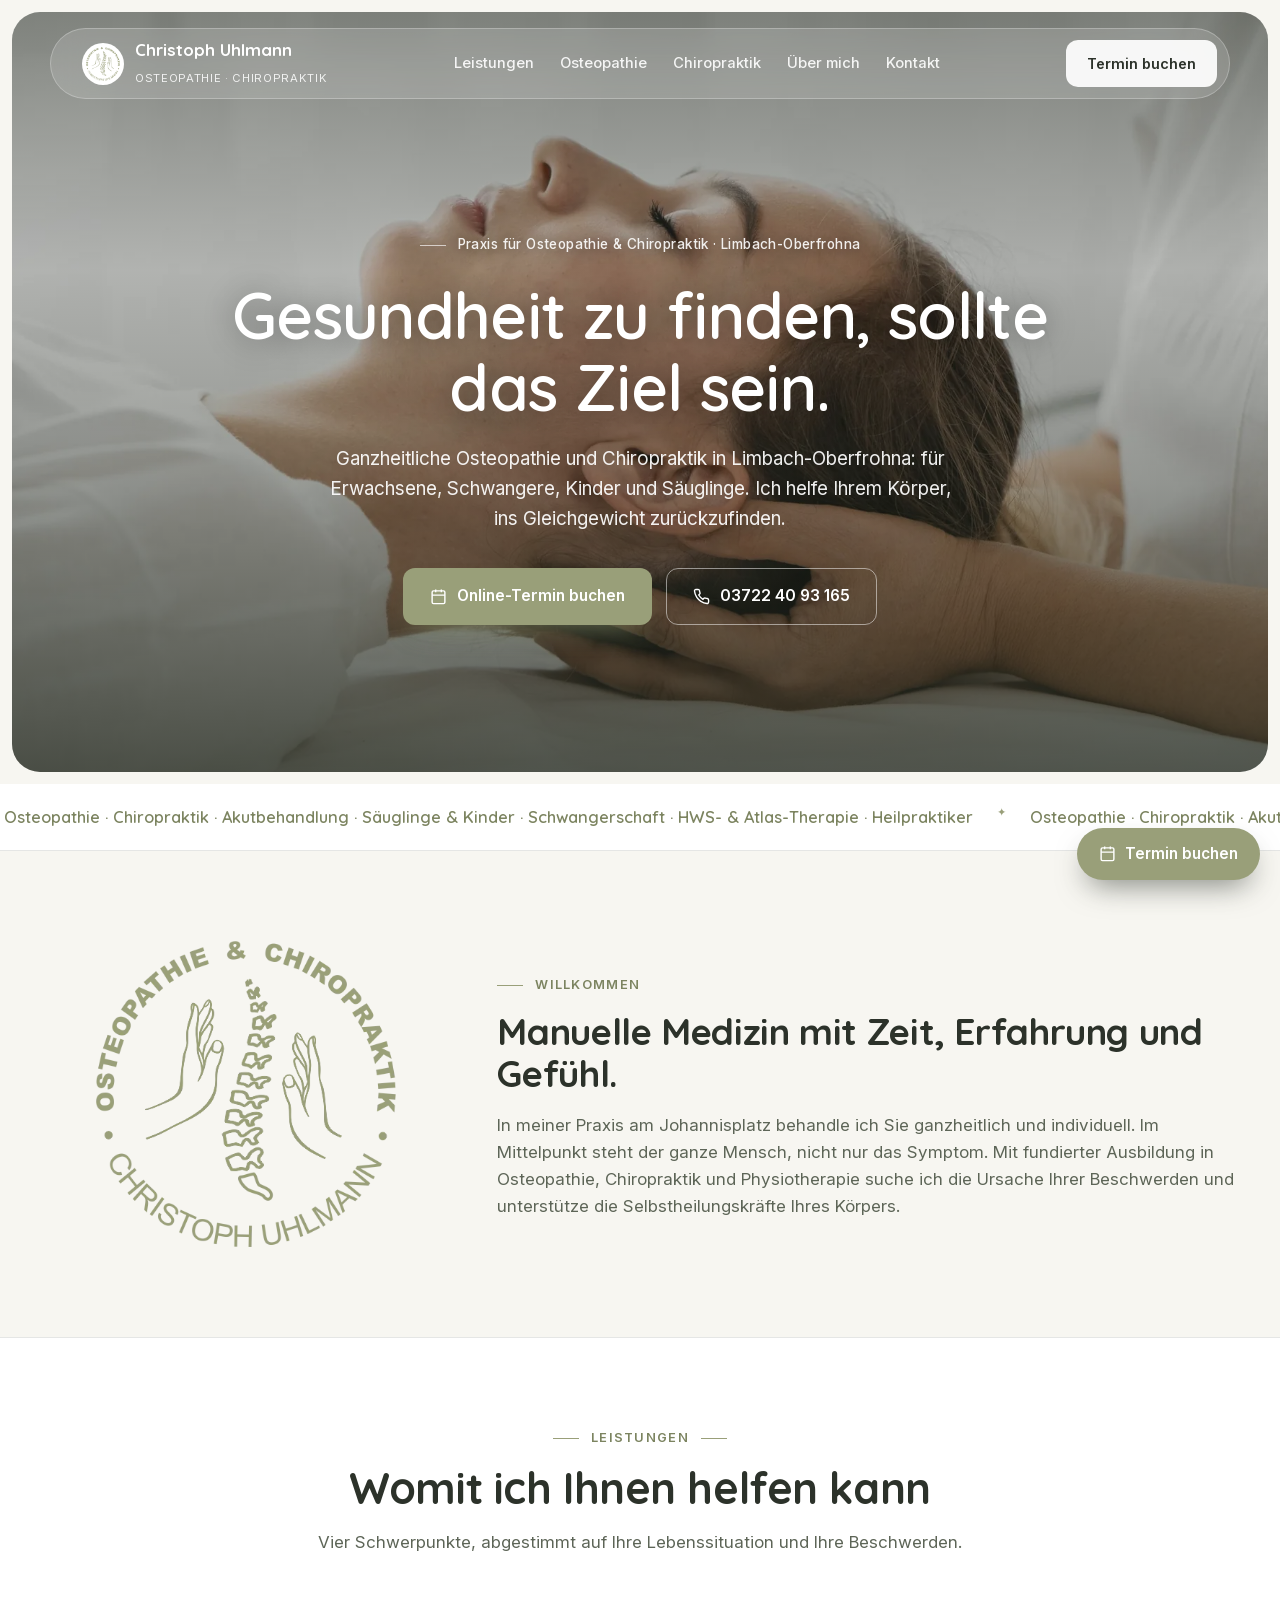
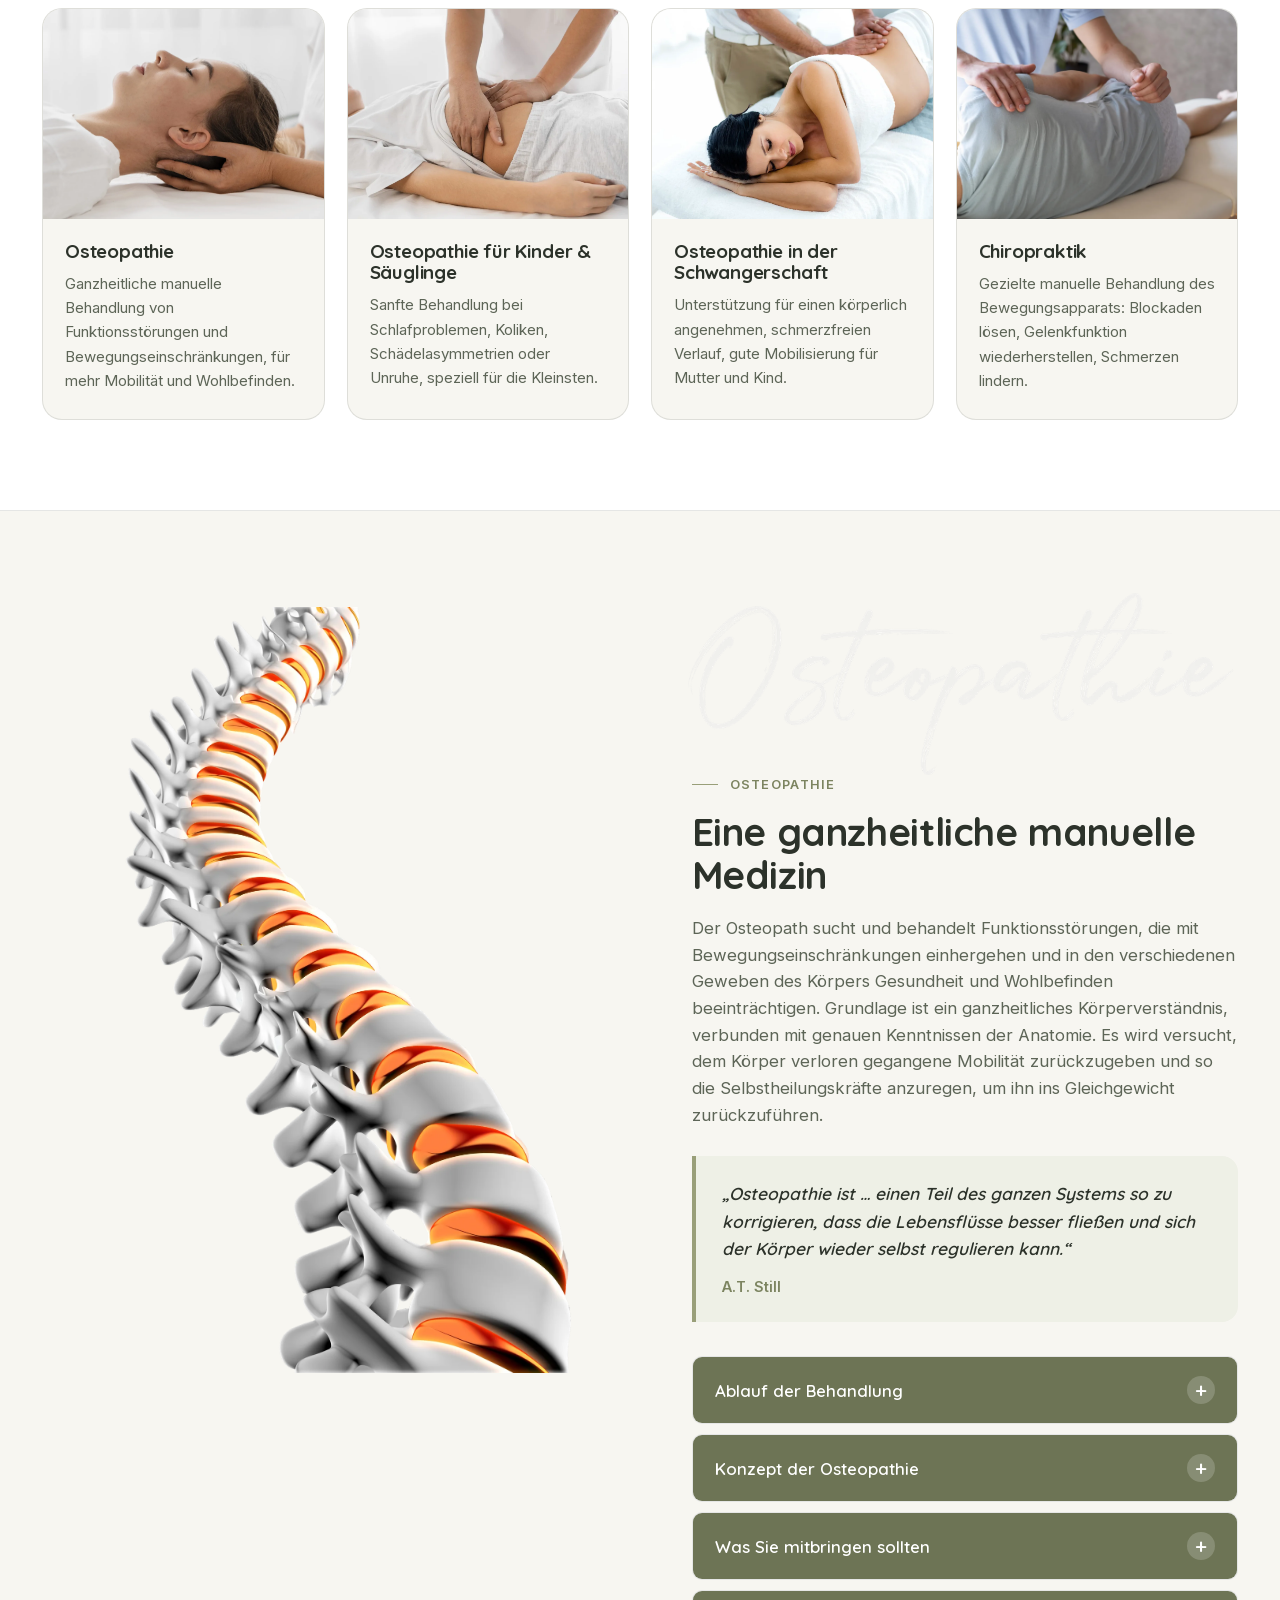
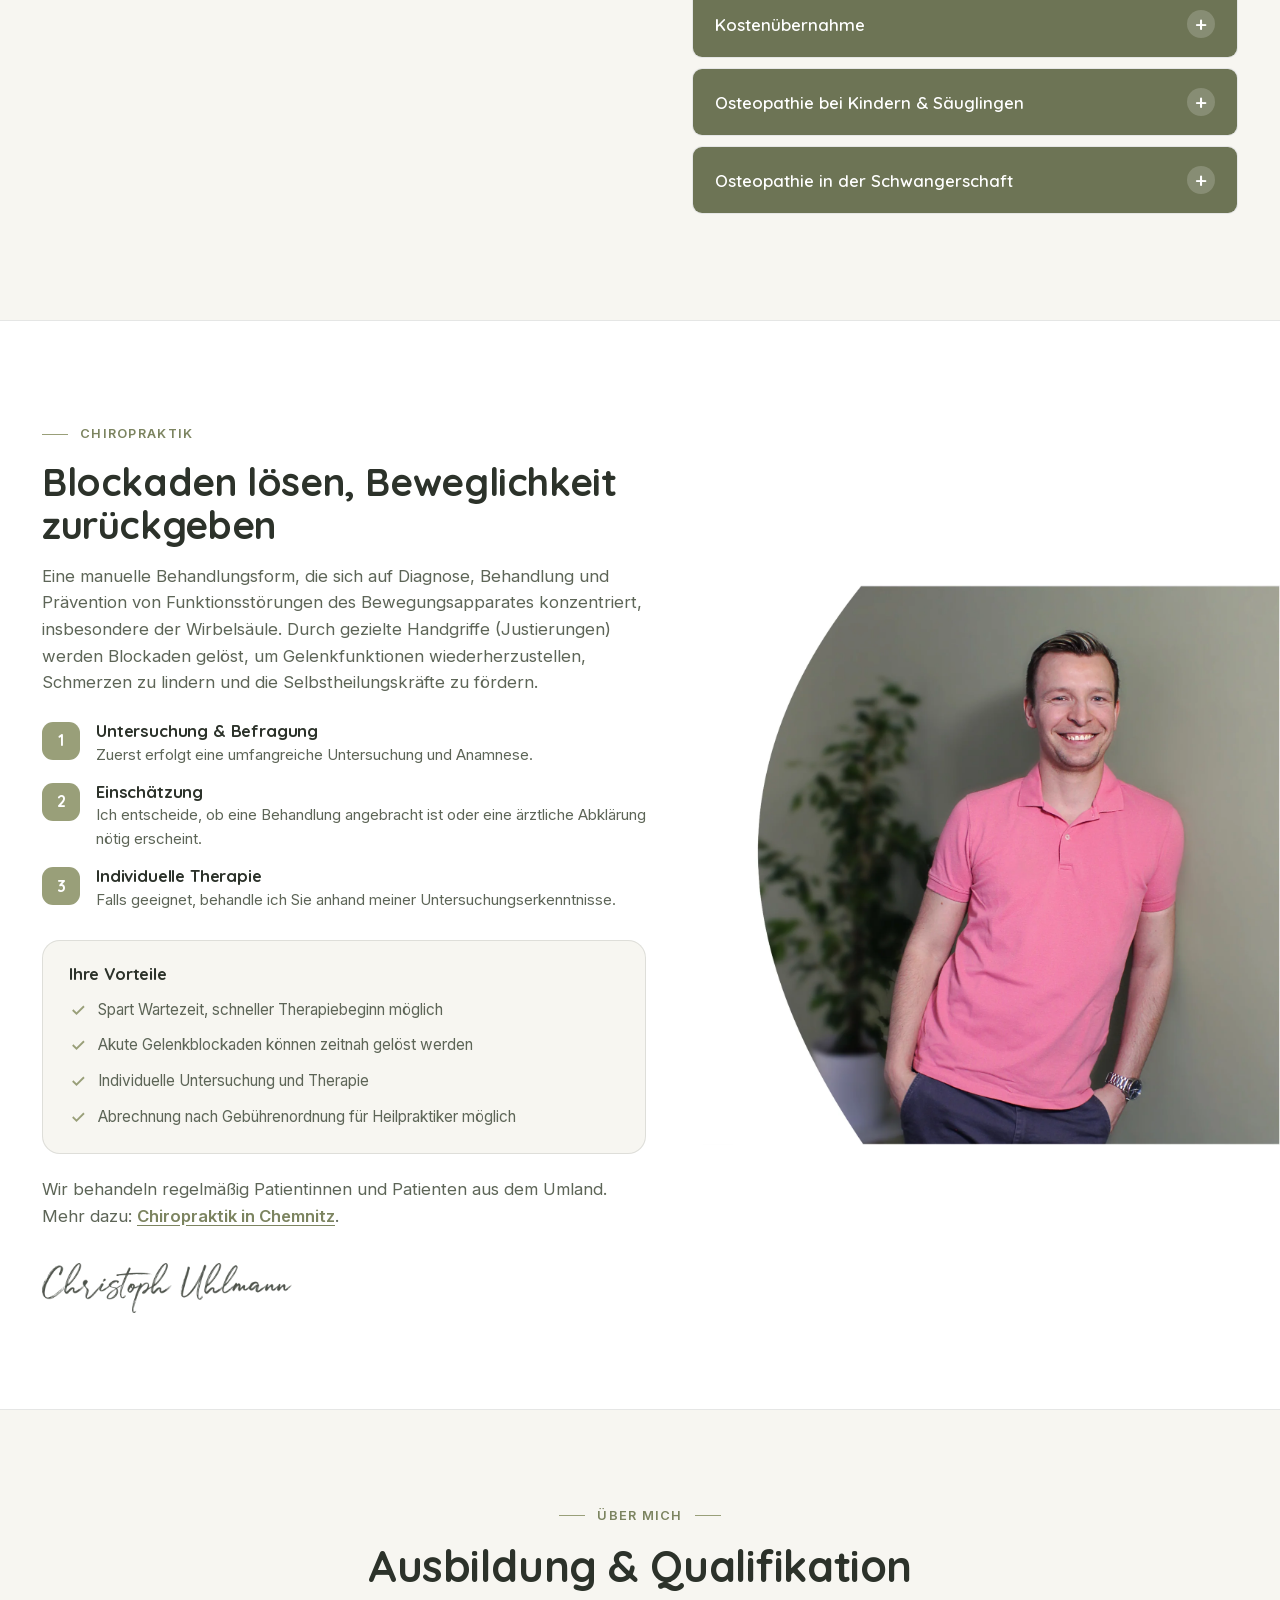
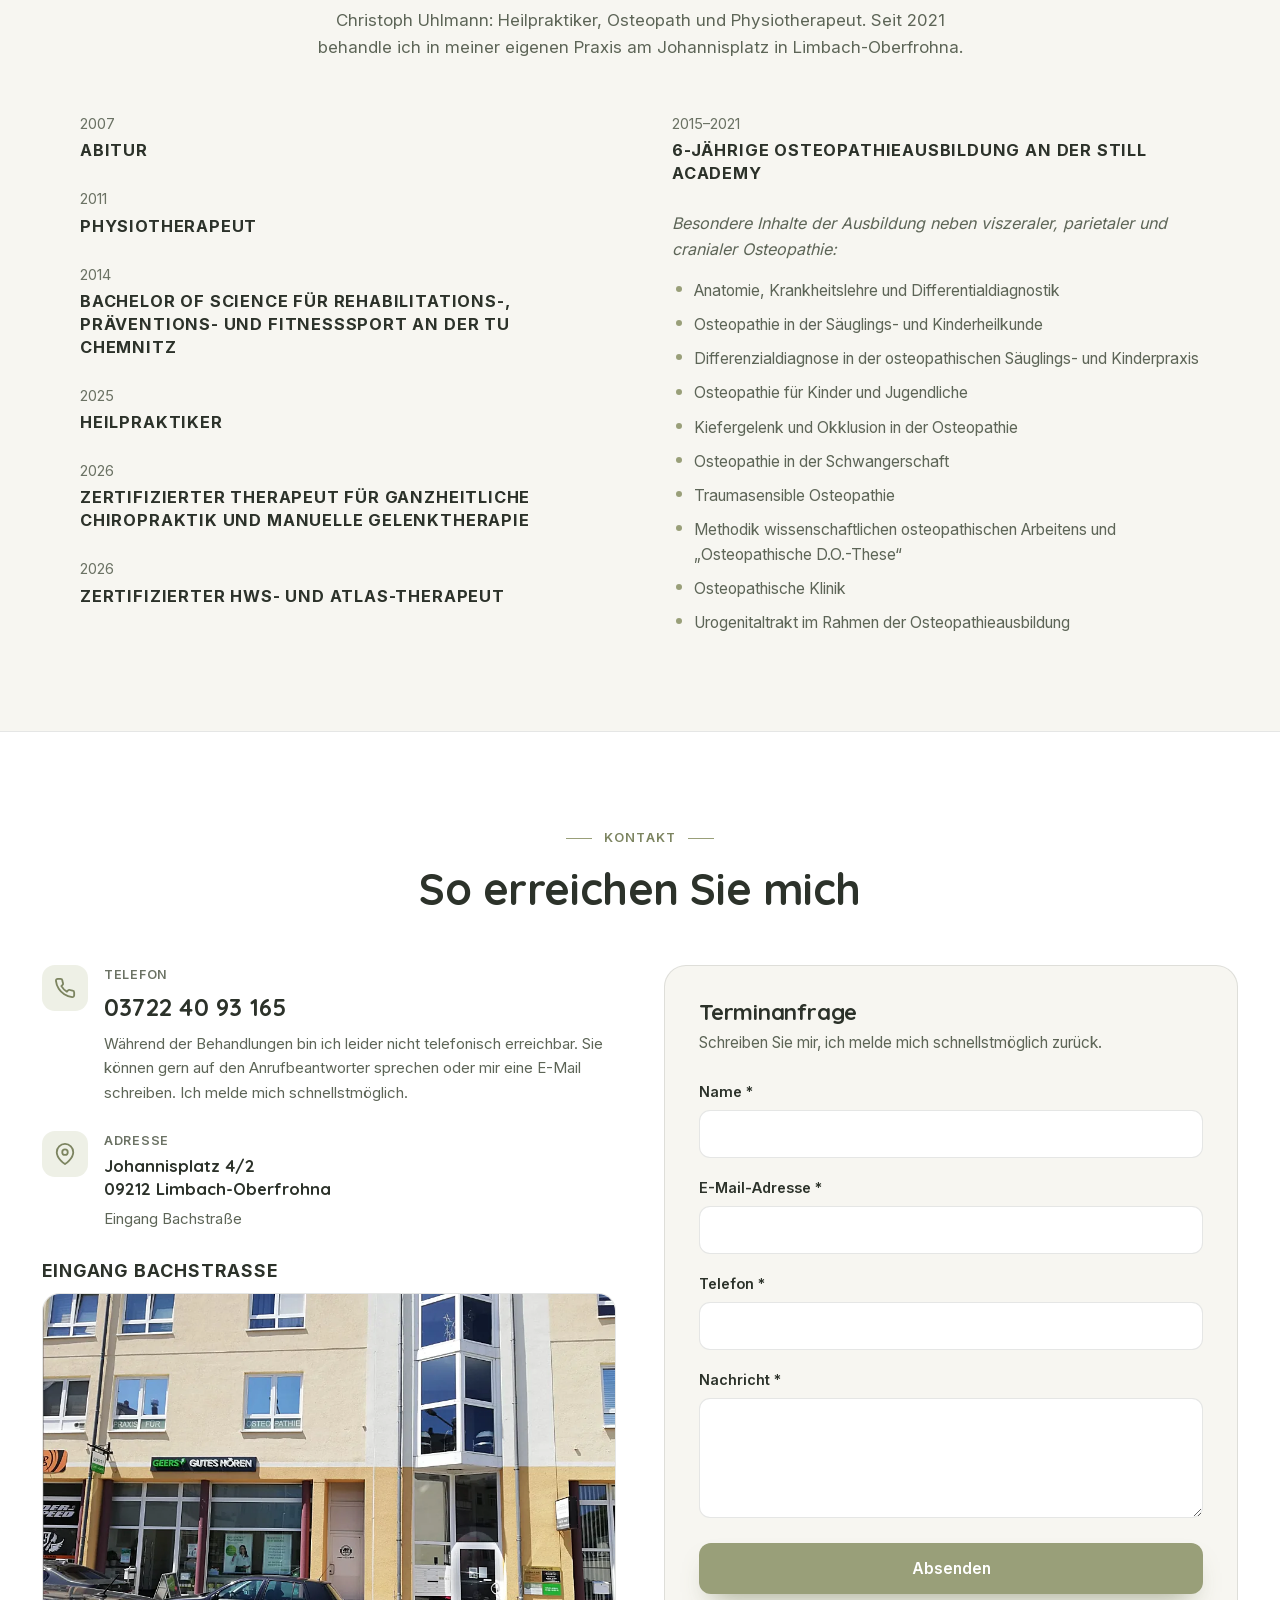
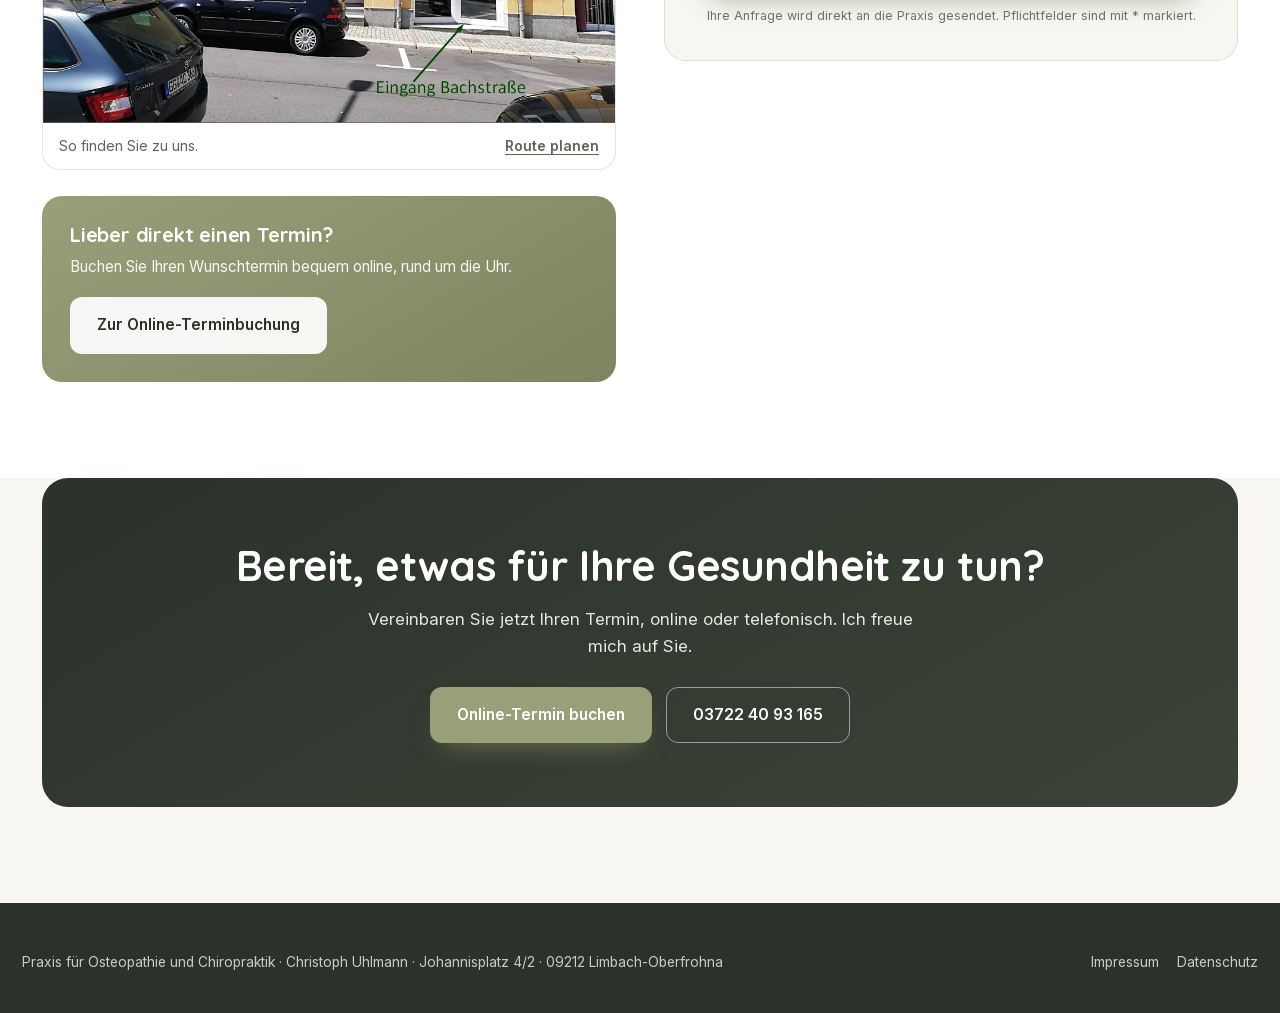
<file: osteopathie-limbach/index.html>
<!DOCTYPE html>
<html lang="de">
<head>
<meta charset="UTF-8">
<meta name="viewport" content="width=device-width, initial-scale=1">
<title>Praxis für Osteopathie & Chiropraktik in Limbach-Oberfrohna | Christoph Uhlmann</title>
<meta name="description" content="Ihre Osteopathiepraxis für Limbach-Oberfrohna: Osteopathie, Chiropraktik & Akutbehandlung, auch für Säuglinge und Schwangere. Jetzt Termin vereinbaren: 03722 40 93 165.">
<meta name="keywords" content="Osteopathie Limbach, Chiropraktik Limbach-Oberfrohna, Osteopathie Chemnitz, Osteopathie für Säuglinge, Osteopathie Schwangerschaft, Heilpraktiker Limbach">
<!-- STAGING: Freigabe ausstehend. Vor dem Livegang auf "index,follow,max-image-preview:large" aendern. -->
<meta name="robots" content="noindex,nofollow">
<link rel="canonical" href="https://osteopathie-limbach.de/">
<meta property="og:type" content="website">
<meta property="og:title" content="Praxis für Osteopathie & Chiropraktik in Limbach-Oberfrohna">
<meta property="og:description" content="Ganzheitliche Osteopathie und Chiropraktik, auch für Säuglinge und Schwangere. Jetzt Termin vereinbaren.">
<meta property="og:locale" content="de_DE">
<link rel="stylesheet" href="assets/fonts/fonts.css">
<style>
:root{
  --sage:#999f79; --sage-2:#a9b17f; --sage-dk:#7c8460; --sage-soft:#eef0e6;
  --cream:#f7f6f1; --ink:#2c322a; --soft:#5d6557; --muted:#6b7264;
  --white:#fff; --line:rgba(44,50,42,.12);
  --head:'Quicksand',system-ui,sans-serif; --body:'Inter',system-ui,sans-serif;
  --shadow:0 24px 50px -28px rgba(44,50,42,.4);
}
*{box-sizing:border-box;margin:0;padding:0}
html{scroll-behavior:smooth}
body{font-family:var(--body);background:var(--cream);color:var(--ink);line-height:1.6;-webkit-font-smoothing:antialiased;overflow-x:hidden}
a{color:inherit;text-decoration:none}
img,svg{display:block;max-width:100%}
img{height:auto}
picture{display:contents}
.wrap{max-width:1240px;margin:0 auto;padding:0 22px}
section{position:relative}
h1,h2,h3,h4{font-family:var(--head);line-height:1.12;letter-spacing:-.01em;font-weight:700;color:var(--ink)}

/* ---------- buttons / pills ---------- */
.pill{display:inline-flex;align-items:center;gap:12px;color:var(--sage-dk);font-size:.8rem;font-weight:600;letter-spacing:.1em;text-transform:uppercase;width:fit-content}
.pill::before{content:"";width:26px;height:1px;background:var(--sage);flex:none}
.sec-head .pill::after{content:"";width:26px;height:1px;background:var(--sage);flex:none}
.btn{display:inline-flex;align-items:center;justify-content:center;gap:10px;font-family:var(--body);font-weight:600;font-size:.96rem;padding:15px 26px;border-radius:12px;border:1px solid transparent;cursor:pointer;transition:.25s;white-space:nowrap}
.btn svg{flex:none}
.btn-primary{background:var(--sage);color:#fff;box-shadow:0 14px 28px -14px rgba(124,132,96,.85)}
.btn-primary:hover{background:var(--sage-2);transform:translateY(-2px)}
.btn-light{background:rgba(255,255,255,.92);color:var(--ink)}
.btn-light:hover{background:#fff;transform:translateY(-2px)}
.btn-ghost{background:transparent;border-color:rgba(255,255,255,.5);color:#fff}
.btn-ghost:hover{background:rgba(255,255,255,.14)}
.btn-out{background:transparent;border-color:var(--line);color:var(--ink)}
.btn-out:hover{border-color:var(--sage);color:var(--sage-dk)}

.sec-head{max-width:680px;margin:0 auto 52px;text-align:center;display:flex;flex-direction:column;align-items:center;gap:16px}
.sec-head h2{font-size:clamp(1.8rem,3.6vw,2.7rem)}
.sec-head p{color:var(--soft);font-size:1.06rem}

/* ---------- reveal ---------- */
.reveal{opacity:0;transform:translateY(26px);transition:opacity .8s cubic-bezier(.2,.7,.2,1),transform .8s cubic-bezier(.2,.7,.2,1)}
.reveal.in{opacity:1;transform:none}

/* ---------- HERO ---------- */
.hero-pad{padding:12px}
.hero{position:relative;display:flex;flex-direction:column;min-height:min(88vh,760px);border-radius:28px;overflow:hidden}
.hero-bg{position:absolute;inset:0;z-index:0}
.hero-bg img{position:absolute;inset:0;width:100%;height:100%;object-fit:cover}
.hero-scrim{position:absolute;inset:0;z-index:1;background:linear-gradient(180deg,rgba(38,44,34,.55) 0%,rgba(38,44,34,.28) 34%,rgba(38,44,34,.42) 62%,rgba(38,44,34,.78) 100%)}
.hero>.nav,.hero>.hero-center{position:relative;z-index:2;width:100%}

.nav{display:flex;justify-content:center;padding:16px 16px 0}
.navpill{display:flex;align-items:center;gap:24px;width:100%;max-width:1180px;background:rgba(255,255,255,.14);backdrop-filter:blur(16px);-webkit-backdrop-filter:blur(16px);border:1px solid rgba(255,255,255,.26);border-radius:999px;padding:9px 12px 9px 20px}
.brand{display:flex;align-items:center;gap:11px;color:#fff}
.brand .logo{width:42px;height:42px;border-radius:50%;background:#fff;padding:4px;object-fit:contain;flex:none}
.brand .bt{font-family:var(--head);font-weight:700;font-size:1.05rem;line-height:1.1}
.brand .bs{font-size:.7rem;opacity:.85;letter-spacing:.06em;text-transform:uppercase}
.nav-links{display:flex;gap:22px;margin:0 auto;font-size:.92rem;font-weight:500}
.nav-links a{color:rgba(255,255,255,.9);padding:6px 2px;transition:.2s}
.nav-links a:hover{color:#fff}
.nav-cta{display:flex;align-items:center;gap:10px}
.nav-cta .btn{padding:11px 20px;font-size:.9rem}
.burger{display:none;width:44px;height:44px;border-radius:999px;background:rgba(255,255,255,.16);border:1px solid rgba(255,255,255,.3);cursor:pointer;color:#fff}
.burger svg{margin:auto}

.hero-center{flex:1;display:flex;flex-direction:column;align-items:center;justify-content:center;text-align:center;padding:60px 22px 72px;max-width:880px;margin:0 auto}
.hero-badge{display:inline-flex;align-items:center;gap:12px;color:rgba(255,255,255,.9);font-size:.85rem;font-weight:500;letter-spacing:.03em;margin-bottom:24px;text-shadow:0 1px 14px rgba(0,0,0,.5)}
.hero-badge::before{content:"";width:26px;height:1px;background:rgba(255,255,255,.65);flex:none}
.hero h1{color:#fff;font-size:clamp(2.2rem,5.4vw,4rem);text-shadow:0 2px 30px rgba(0,0,0,.4);margin-bottom:20px;font-weight:600}
.hero-sub{color:rgba(255,255,255,.92);font-size:clamp(1rem,1.6vw,1.18rem);max-width:640px;margin-bottom:34px}
.hero-ctas{display:flex;gap:14px;flex-wrap:wrap;justify-content:center}

/* ---------- MARQUEE ---------- */
.marquee{overflow:hidden;padding:20px 0;background:var(--white);border-bottom:1px solid var(--line)}
.marquee-track{display:flex;width:max-content;animation:scroll 32s linear infinite;white-space:nowrap}
@keyframes scroll{to{transform:translateX(-50%)}}
.marquee-track span{display:inline-flex;align-items:center;font-family:var(--head);font-size:1.02rem;font-weight:600;color:var(--sage-dk);padding:0 4px}
.marquee-track i{color:var(--sage);font-style:normal;padding:0 20px;font-size:.7rem}

/* ---------- INTRO ---------- */
.intro{padding:90px 0}
.intro-box{display:grid;grid-template-columns:.55fr 1fr;gap:48px;align-items:center}
.intro-logo{display:grid;place-items:center}
.intro-logo img{width:min(300px,80%)}
.intro-text h2{font-size:clamp(1.6rem,3vw,2.3rem);margin:16px 0 18px}
.intro-text p{color:var(--soft);font-size:1.06rem}

/* ---------- LEISTUNGEN ---------- */
.services{padding:90px 0;background:var(--white);border-top:1px solid var(--line);border-bottom:1px solid var(--line)}
.grid4{display:grid;grid-template-columns:repeat(4,1fr);gap:22px}
.scard{background:var(--cream);border:1px solid var(--line);border-radius:20px;overflow:hidden;display:flex;flex-direction:column;transition:transform .4s cubic-bezier(.2,.7,.2,1),box-shadow .4s}
.scard:hover{transform:translateY(-6px);box-shadow:var(--shadow)}
.scard-img{aspect-ratio:4/3;overflow:hidden}
.scard-img img{width:100%;height:100%;object-fit:cover;transition:transform .6s cubic-bezier(.2,.7,.2,1)}
.scard:hover .scard-img img{transform:scale(1.06)}
.scard-body{padding:22px 22px 26px;display:flex;flex-direction:column;flex:1}
.scard-body h3{font-size:1.18rem;margin-bottom:10px}
.scard-body p{color:var(--soft);font-size:.94rem;flex:1}

/* ---------- OSTEOPATHIE ---------- */
.osteo{padding:56px 0 96px;overflow:hidden}
.osteo-grid{display:grid;grid-template-columns:1.04fr .96fr;gap:clamp(28px,4.5vw,72px);align-items:start}
.osteo-intro h2{font-size:clamp(1.7rem,3vw,2.4rem);margin:16px 0 18px}
.osteo-intro p{color:var(--soft);font-size:1.04rem}
.quote{margin-top:28px;background:var(--sage-soft);border-left:4px solid var(--sage);border-radius:0 16px 16px 0;padding:24px 26px}
.quote p{font-family:var(--head);font-size:1.08rem;font-weight:600;color:var(--ink);font-style:italic;margin:0}
.quote cite{display:block;margin-top:12px;font-style:normal;font-weight:600;color:var(--sage-dk);font-size:.9rem}

.acc{display:flex;flex-direction:column;gap:10px}
.acc-item{background:var(--white);border:1px solid var(--line);border-radius:10px;overflow:hidden}
.acc-q{width:100%;display:flex;align-items:center;justify-content:space-between;gap:16px;padding:19px 22px;background:#6d7455;border:none;cursor:pointer;font-family:var(--head);font-weight:600;font-size:1.05rem;color:#fff;text-align:left;transition:background .25s}
.acc-q:hover{background:#616849}
.acc-ic{width:28px;height:28px;border-radius:999px;display:grid;place-items:center;background:rgba(255,255,255,.18);color:#fff;flex:none;font-size:1.3rem;line-height:1;transition:transform .3s}
.acc-item.open .acc-ic{transform:rotate(45deg)}
.acc-a{max-height:0;overflow:hidden;transition:max-height .4s cubic-bezier(.2,.7,.2,1)}
.acc-a p{padding:16px 22px 22px;color:var(--soft);font-size:.96rem}

/* ---------- CHIROPRAKTIK ---------- */
.chiro{padding:96px 0;background:var(--white);border-top:1px solid var(--line);border-bottom:1px solid var(--line);overflow:hidden}
.chiro-grid{display:grid;grid-template-columns:1.05fr .95fr;gap:clamp(24px,3.5vw,54px);align-items:center}
/* Porträt mit geschwungener Kante (Teil des Bilds) — läuft wie das Original bis an den rechten Bildschirmrand */
.chiro-media{margin-right:min(0px,calc((1240px - 100vw)/2 - 22px));align-self:center}
.chiro-media img{width:100%;height:auto}
.chiro-text h2{font-size:clamp(1.7rem,3vw,2.4rem);margin:16px 0 16px}
.chiro-text>p{color:var(--soft);font-size:1.04rem;margin-bottom:26px}
.steps{display:flex;flex-direction:column;gap:16px;margin-bottom:28px}
.step{display:flex;gap:16px;align-items:flex-start}
.step .num{width:38px;height:38px;border-radius:11px;background:var(--sage);color:#fff;font-family:var(--head);font-weight:700;display:grid;place-items:center;flex:none}
.step h3{font-size:1.04rem;margin-bottom:2px}
.step p{color:var(--soft);font-size:.94rem}
.adv{background:var(--cream);border:1px solid var(--line);border-radius:18px;padding:24px 26px}
.adv h3{font-size:1.05rem;margin-bottom:14px}
.adv ul{list-style:none;display:flex;flex-direction:column;gap:11px}
.adv li{display:flex;gap:11px;align-items:flex-start;color:var(--soft);font-size:.96rem}
.adv li svg{flex:none;color:var(--sage);margin-top:3px}

/* ---------- ÜBER MICH / TIMELINE ---------- */
.about{padding:96px 0}

/* ---------- KONTAKT ---------- */
.contact{padding:96px 0;background:var(--white);border-top:1px solid var(--line)}
.contact-grid{display:grid;grid-template-columns:1fr 1fr;gap:48px;align-items:start}
.cinfo{display:flex;flex-direction:column;gap:26px}
.cblock{display:flex;gap:16px;align-items:flex-start}
.cblock .ci{width:46px;height:46px;border-radius:13px;background:var(--sage-soft);color:var(--sage-dk);display:grid;place-items:center;flex:none}
.cblock .cl{font-size:.78rem;text-transform:uppercase;letter-spacing:.06em;color:var(--muted);font-weight:600;margin-bottom:3px}
.cblock .cv{font-family:var(--head);font-weight:700;font-size:1.25rem;color:var(--ink)}
.cblock .cv a:hover{color:var(--sage-dk)}
.cblock .cn{color:var(--soft);font-size:.94rem;margin-top:6px;white-space:pre-line}
.booking-card{background:linear-gradient(150deg,var(--sage),var(--sage-dk));color:#fff;border-radius:20px;padding:28px}
.booking-card h4{color:#fff;font-size:1.25rem;margin-bottom:8px}
.booking-card p{opacity:.92;font-size:.96rem;margin-bottom:18px}

.cform{background:var(--cream);border:1px solid var(--line);border-radius:22px;padding:34px}
.cform h3{font-size:1.4rem;margin-bottom:6px}
.cform .lead{color:var(--soft);font-size:.96rem;margin-bottom:24px}
.field{margin-bottom:18px}
.field label{display:block;font-weight:600;font-size:.9rem;margin-bottom:7px}
.field input,.field textarea{width:100%;font-family:var(--body);font-size:1rem;padding:13px 15px;border:1px solid var(--line);border-radius:11px;background:var(--white);color:var(--ink);transition:border-color .2s}
.field input:focus,.field textarea:focus{outline:none;border-color:var(--sage)}
.field textarea{resize:vertical;min-height:120px}
.cform .btn{width:100%}
.formhint{font-size:.78rem;color:var(--muted);margin-top:12px;text-align:center}
.hp{position:absolute;left:-9999px;width:1px;height:1px;overflow:hidden}

/* ---------- CLOSING ---------- */
.closing{padding:0 0 96px}
.closing-box{background:linear-gradient(150deg,var(--ink),#3b4337);color:#fff;border-radius:26px;padding:clamp(36px,6vw,64px);text-align:center;display:flex;flex-direction:column;align-items:center;gap:18px}
.closing-box h2{color:#fff;font-size:clamp(1.7rem,3.4vw,2.6rem)}
.closing-box p{opacity:.88;max-width:560px;font-size:1.06rem}
.closing-ctas{display:flex;gap:14px;flex-wrap:wrap;justify-content:center;margin-top:8px}

/* ---------- FOOTER ---------- */
.foot{background:var(--ink);color:rgba(255,255,255,.75);padding:48px 22px 40px}
.foot-inner{max-width:1240px;margin:0 auto;display:flex;flex-wrap:wrap;gap:20px;justify-content:space-between;align-items:center}
.foot .fnote{font-size:.86rem}
.foot .flinks{display:flex;gap:18px;font-size:.86rem}
.foot .flinks a:hover{color:#fff}

/* ---------- floating booking ---------- */
.fab{position:fixed;right:20px;bottom:20px;z-index:50;background:var(--sage);color:#fff;border-radius:999px;padding:14px 22px;font-family:var(--body);font-weight:600;font-size:.95rem;box-shadow:0 14px 30px -10px rgba(44,50,42,.6);display:inline-flex;align-items:center;gap:9px;transition:.25s}
.fab:hover{background:var(--sage-2);transform:translateY(-2px)}

/* ---------- DRAWER ---------- */
.scrim{position:fixed;inset:0;background:rgba(38,44,34,.5);opacity:0;pointer-events:none;transition:.3s;z-index:60}
.scrim.show{opacity:1;pointer-events:auto}
.drawer{position:fixed;top:0;right:0;height:100%;width:300px;max-width:84vw;background:var(--ink);color:#fff;transform:translateX(100%);transition:transform .35s cubic-bezier(.2,.7,.2,1);z-index:70;padding:26px;display:flex;flex-direction:column;gap:6px}
.drawer.show{transform:translateX(0)}
.drawer .dclose{align-self:flex-end;background:rgba(255,255,255,.12);border:none;color:#fff;width:42px;height:42px;border-radius:999px;cursor:pointer;margin-bottom:12px}
.drawer a{padding:14px 4px;font-size:1.05rem;font-weight:600;border-bottom:1px solid rgba(255,255,255,.12)}
.drawer .btn{margin-top:18px}

/* ---------- RESPONSIVE ---------- */
/* ---------- Osteopathie: bildschirmfüllende Wirbelsäule, Schriftzug, Inhalt rechts ---------- */
.osteo-figure{position:sticky;top:40px;margin:0;display:grid;place-items:center}
.osteo-figure img{width:100%;max-width:none;max-height:calc(100vh - 60px);object-fit:contain;object-position:center top}
.osteo-main{display:flex;flex-direction:column;gap:34px;padding:26px 0 10px}
.osteo-script{display:block;width:min(660px,100%);margin:0 0 -8px -4px;opacity:.5;pointer-events:none;user-select:none}

/* ---------- Ausbildung: zweispaltige Stationen wie das Original ---------- */
.edu-grid{display:grid;grid-template-columns:1fr 1fr;gap:64px;align-items:start;max-width:1120px;margin:0 auto}
.edu-item{margin-bottom:26px}
.edu-item:last-child{margin-bottom:0}
.edu-yr{display:block;font-size:.92rem;color:var(--muted);margin-bottom:3px}
.edu-t{font-weight:700;text-transform:uppercase;letter-spacing:.05em;color:var(--ink);font-size:1.02rem;line-height:1.4;margin:0}
.edu-note{font-style:italic;color:var(--soft);margin:12px 0 16px}
.edu-list{list-style:none;display:flex;flex-direction:column;gap:9px;margin:0;padding:0}
.edu-list li{position:relative;padding-left:22px;color:var(--soft);font-size:.98rem}
.edu-list li::before{content:"";position:absolute;left:4px;top:.52em;width:6px;height:6px;border-radius:50%;background:var(--sage)}
.signature{width:250px;margin-top:34px;opacity:.9}
.chemnitz-note{margin-top:22px;color:var(--soft);font-size:.98rem}
.chemnitz-note a{color:var(--sage-dk);font-weight:600;text-decoration:underline;text-underline-offset:3px}
.chemnitz-note a:hover{color:var(--ink)}

/* ---------- Kontakt: Eingangsfoto statt Karten-Einbettung ---------- */
.cv-big a{font-size:1.5rem;font-weight:700;letter-spacing:.01em}
.centrance-title{font-family:var(--body);font-weight:700;text-transform:uppercase;letter-spacing:.05em;font-size:1.12rem;color:var(--ink);margin:4px 0 12px}
.centrance{margin:0;border-radius:18px;overflow:hidden;border:1px solid var(--line);background:var(--white)}
.centrance img{width:100%;display:block;aspect-ratio:4/3;object-fit:cover}
.centrance figcaption{padding:12px 16px;font-size:.88rem;color:var(--soft);display:flex;align-items:center;justify-content:space-between;gap:12px;flex-wrap:wrap}
.centrance a{color:var(--soft);font-weight:600;text-decoration:underline;text-underline-offset:3px}
.centrance a:hover{color:var(--ink)}

@media(max-width:1000px){
  .grid4{grid-template-columns:repeat(2,1fr)}
}
@media(max-width:900px){
  .nav-links{display:none}
  .nav-cta .btn{display:none}
  .burger{display:grid}
  .navpill{justify-content:space-between;gap:12px}
  .intro-box,.osteo-grid,.chiro-grid,.contact-grid,.edu-grid{grid-template-columns:1fr;gap:40px}
  .intro-logo{order:-1}
  .chiro-media{order:-1;margin-right:0;max-width:520px;justify-self:center}
  .osteo-figure{position:static}
  .osteo-figure img{max-width:min(430px,82%);max-height:none;margin:0 auto}
  .osteo-script{width:min(480px,94%)}
  .edu-grid{gap:48px}
}
@media(max-width:600px){
  .hero-pad{padding:8px}
  .hero{border-radius:22px;min-height:84vh}
  .intro,.services,.osteo,.chiro,.about,.contact{padding:64px 0}
  .grid4{grid-template-columns:1fr}
  .cform{padding:26px}
  .hero-ctas{width:100%}
  .hero-ctas .btn{flex:1}
  .fab{right:14px;bottom:14px;padding:13px 18px;font-size:.9rem}
}
@media(prefers-reduced-motion:reduce){
  *{animation:none!important;transition:none!important}
  .reveal{opacity:1;transform:none}
}
</style>
</head>
<body>

<!-- ============ HERO ============ -->
<div class="hero-pad">
<header class="hero">
  <div class="hero-bg">
    <picture><source srcset="assets/images/hero-behandlung.webp" type="image/webp"><img src="assets/images/hero-behandlung.jpg" alt="Osteopathische Behandlung in der Praxis" fetchpriority="high"></picture>
  </div>
  <div class="hero-scrim"></div>

  <nav class="nav">
    <div class="navpill">
      <a href="#" class="brand">
        <picture><source srcset="assets/images/logo.webp" type="image/webp"><img class="logo" src="assets/images/logo.png" alt="Logo Christoph Uhlmann"></picture>
        <span>
          <span class="bt" data-editable="text" data-key="brand_name">Christoph Uhlmann</span><br>
          <span class="bs" data-editable="text" data-key="brand_sub">Osteopathie · Chiropraktik</span>
        </span>
      </a>
      <div class="nav-links">
        <a href="#leistungen">Leistungen</a>
        <a href="#osteopathie">Osteopathie</a>
        <a href="#chiropraktik">Chiropraktik</a>
        <a href="#ueber-mich">Über mich</a>
        <a href="#kontakt">Kontakt</a>
      </div>
      <div class="nav-cta">
        <a href="https://my.lemniscus.de/pss/d44185dd-6bc0-4c9a-9c56-953efe9b4d33" class="btn btn-light" target="_blank" rel="noopener">Termin buchen</a>
        <button class="burger" id="openDrawer" aria-label="Menü öffnen"><svg width="20" height="20" viewBox="0 0 24 24" fill="none" stroke="currentColor" stroke-width="2"><path d="M4 7h16M4 12h16M4 17h16"/></svg></button>
      </div>
    </div>
  </nav>

  <div class="hero-center">
    <span class="hero-badge" data-editable="text" data-key="hero_badge">Praxis für Osteopathie &amp; Chiropraktik · Limbach-Oberfrohna</span>
    <h1 data-editable="text" data-key="hero_headline">Gesundheit zu finden, sollte das Ziel sein.</h1>
    <p class="hero-sub" data-editable="text" data-key="hero_sub">Ganzheitliche Osteopathie und Chiropraktik in Limbach-Oberfrohna: für Erwachsene, Schwangere, Kinder und Säuglinge. Ich helfe Ihrem Körper, ins Gleichgewicht zurückzufinden.</p>
    <div class="hero-ctas">
      <a href="https://my.lemniscus.de/pss/d44185dd-6bc0-4c9a-9c56-953efe9b4d33" class="btn btn-primary" target="_blank" rel="noopener">
        <svg width="17" height="17" viewBox="0 0 24 24" fill="none" stroke="currentColor" stroke-width="2"><rect x="3" y="4" width="18" height="18" rx="2"/><path d="M16 2v4M8 2v4M3 10h18"/></svg>
        <span data-editable="text" data-key="hero_cta_primary">Online-Termin buchen</span>
      </a>
      <a href="tel:+4937224093165" class="btn btn-ghost">
        <svg width="17" height="17" viewBox="0 0 24 24" fill="none" stroke="currentColor" stroke-width="2"><path d="M22 16.92v3a2 2 0 0 1-2.18 2 19.79 19.79 0 0 1-8.63-3.07 19.5 19.5 0 0 1-6-6 19.79 19.79 0 0 1-3.07-8.67A2 2 0 0 1 4.11 2h3a2 2 0 0 1 2 1.72c.13.96.36 1.9.7 2.81a2 2 0 0 1-.45 2.11L8.09 9.91a16 16 0 0 0 6 6l1.27-1.27a2 2 0 0 1 2.11-.45c.91.34 1.85.57 2.81.7A2 2 0 0 1 22 16.92z"/></svg>
        <span data-editable="text" data-key="hero_cta_secondary">03722 40 93 165</span>
      </a>
    </div>
  </div>
</header>
</div>

<!-- ============ MARQUEE ============ -->
<div class="marquee" aria-hidden="true">
  <div class="marquee-track">
    <span data-editable="text" data-key="marquee">Osteopathie · Chiropraktik · Akutbehandlung · Säuglinge &amp; Kinder · Schwangerschaft · HWS- &amp; Atlas-Therapie · Heilpraktiker</span>
    <i>✦</i>
    <span>Osteopathie · Chiropraktik · Akutbehandlung · Säuglinge &amp; Kinder · Schwangerschaft · HWS- &amp; Atlas-Therapie · Heilpraktiker</span>
    <i>✦</i>
  </div>
</div>

<!-- ============ INTRO ============ -->
<section class="intro">
  <div class="wrap">
    <div class="intro-box reveal">
      <div class="intro-logo">
        <picture><source srcset="assets/images/logo.webp" type="image/webp"><img src="assets/images/logo.png" alt="Praxislogo Christoph Uhlmann"></picture>
      </div>
      <div class="intro-text">
        <span class="pill" data-editable="text" data-key="intro_pill">Willkommen</span>
        <h2 data-editable="text" data-key="intro_headline">Manuelle Medizin mit Zeit, Erfahrung und Gefühl.</h2>
        <p data-editable="text" data-key="intro_text">In meiner Praxis am Johannisplatz behandle ich Sie ganzheitlich und individuell. Im Mittelpunkt steht der ganze Mensch, nicht nur das Symptom. Mit fundierter Ausbildung in Osteopathie, Chiropraktik und Physiotherapie suche ich die Ursache Ihrer Beschwerden und unterstütze die Selbstheilungskräfte Ihres Körpers.</p>
      </div>
    </div>
  </div>
</section>

<!-- ============ LEISTUNGEN ============ -->
<section class="services" id="leistungen">
  <div class="wrap">
    <div class="sec-head reveal">
      <span class="pill" data-editable="text" data-key="services_pill">Leistungen</span>
      <h2 data-editable="text" data-key="services_headline">Womit ich Ihnen helfen kann</h2>
      <p data-editable="text" data-key="services_sub">Vier Schwerpunkte, abgestimmt auf Ihre Lebenssituation und Ihre Beschwerden.</p>
    </div>
    <div class="grid4">
      <article class="scard reveal">
        <div class="scard-img"><picture><source srcset="assets/images/hero-behandlung.webp" type="image/webp"><img src="assets/images/hero-behandlung.jpg" alt="Osteopathie" loading="lazy" data-editable="image" data-key="svc_1_image"></picture></div>
        <div class="scard-body">
          <h3 data-editable="text" data-key="svc_1_title">Osteopathie</h3>
          <p data-editable="text" data-key="svc_1_text">Ganzheitliche manuelle Behandlung von Funktionsstörungen und Bewegungseinschränkungen, für mehr Mobilität und Wohlbefinden.</p>
        </div>
      </article>
      <article class="scard reveal">
        <div class="scard-img"><picture><source srcset="assets/images/osteopathie-kind.webp" type="image/webp"><img src="assets/images/osteopathie-kind.jpg" alt="Osteopathie für Kinder und Säuglinge" loading="lazy" data-editable="image" data-key="svc_2_image"></picture></div>
        <div class="scard-body">
          <h3 data-editable="text" data-key="svc_2_title">Osteopathie für Kinder &amp; Säuglinge</h3>
          <p data-editable="text" data-key="svc_2_text">Sanfte Behandlung bei Schlafproblemen, Koliken, Schädelasymmetrien oder Unruhe, speziell für die Kleinsten.</p>
        </div>
      </article>
      <article class="scard reveal">
        <div class="scard-img"><picture><source srcset="assets/images/osteopathie-schwangerschaft.webp" type="image/webp"><img src="assets/images/osteopathie-schwangerschaft.jpg" alt="Osteopathie in der Schwangerschaft" loading="lazy" data-editable="image" data-key="svc_3_image"></picture></div>
        <div class="scard-body">
          <h3 data-editable="text" data-key="svc_3_title">Osteopathie in der Schwangerschaft</h3>
          <p data-editable="text" data-key="svc_3_text">Unterstützung für einen körperlich angenehmen, schmerzfreien Verlauf, gute Mobilisierung für Mutter und Kind.</p>
        </div>
      </article>
      <article class="scard reveal">
        <div class="scard-img"><picture><source srcset="assets/images/chiropraktik.webp" type="image/webp"><img src="assets/images/chiropraktik.jpg" alt="Chiropraktik" loading="lazy" data-editable="image" data-key="svc_4_image"></picture></div>
        <div class="scard-body">
          <h3 data-editable="text" data-key="svc_4_title">Chiropraktik</h3>
          <p data-editable="text" data-key="svc_4_text">Gezielte manuelle Behandlung des Bewegungsapparats: Blockaden lösen, Gelenkfunktion wiederherstellen, Schmerzen lindern.</p>
        </div>
      </article>
    </div>
  </div>
</section>

<!-- ============ OSTEOPATHIE ============ -->
<section class="osteo" id="osteopathie">
  <div class="wrap">
    <div class="osteo-grid">
      <figure class="osteo-figure reveal">
        <picture><source srcset="assets/images/wirbelsaeule.webp" type="image/webp"><img src="assets/images/wirbelsaeule.png" width="1500" height="1941" alt="Dreidimensionale Darstellung der Wirbelsäule mit hervorgehobenen Bandscheiben" loading="lazy" decoding="async"></picture>
      </figure>
      <div class="osteo-main">
      <div class="osteo-intro reveal">
        <img class="osteo-script" src="assets/images/schriftzug-osteopathie.webp" alt="" aria-hidden="true" loading="lazy" decoding="async">
        <span class="pill" data-editable="text" data-key="osteo_pill">Osteopathie</span>
        <h2 data-editable="text" data-key="osteo_headline">Eine ganzheitliche manuelle Medizin</h2>
        <p data-editable="text" data-key="osteo_text">Der Osteopath sucht und behandelt Funktionsstörungen, die mit Bewegungseinschränkungen einhergehen und in den verschiedenen Geweben des Körpers Gesundheit und Wohlbefinden beeinträchtigen. Grundlage ist ein ganzheitliches Körperverständnis, verbunden mit genauen Kenntnissen der Anatomie. Es wird versucht, dem Körper verloren gegangene Mobilität zurückzugeben und so die Selbstheilungskräfte anzuregen, um ihn ins Gleichgewicht zurückzuführen.</p>
        <blockquote class="quote">
          <p>„<span data-editable="text" data-key="osteo_quote">Osteopathie ist … einen Teil des ganzen Systems so zu korrigieren, dass die Lebensflüsse besser fließen und sich der Körper wieder selbst regulieren kann.</span>“</p>
          <cite data-editable="text" data-key="osteo_quote_author">A.T. Still</cite>
        </blockquote>
      </div>
      <div class="acc reveal">
        <div class="acc-item">
          <button class="acc-q" aria-expanded="false" aria-controls="acc-a-1"><span data-editable="text" data-key="acc_1_q">Ablauf der Behandlung</span><span class="acc-ic">+</span></button>
          <div class="acc-a" id="acc-a-1" aria-hidden="true"><p data-editable="text" data-key="acc_1_a">Am Anfang steht die ausführliche Anamnese, in der ich wertvolle Informationen über Ihre Beschwerden gewinne und abkläre, ob eventuell erst eine schulmedizinische Abklärung erforderlich ist. Danach folgt eine ausführliche körperliche Untersuchung, auf der die Behandlung aufbaut. Die erste Behandlung dauert in der Regel ca. 60 Minuten, jede Folgebehandlung 45–60 Minuten. Die Anzahl der Behandlungen ist individuell unterschiedlich.</p></div>
        </div>
        <div class="acc-item">
          <button class="acc-q" aria-expanded="false" aria-controls="acc-a-2"><span data-editable="text" data-key="acc_2_q">Konzept der Osteopathie</span><span class="acc-ic">+</span></button>
          <div class="acc-a" id="acc-a-2" aria-hidden="true"><p data-editable="text" data-key="acc_2_a">Die Osteopathie basiert auf der Bewegung und Beweglichkeit des Körpers und seines Gewebes. Eine Mobilitätsstörung einzelner Strukturen beeinflusst deren Funktion. Der Körper gleicht das durch Anpassungsketten aus. Erst wenn die Kompensation ausgereizt ist, kann ein kleiner Impuls Beschwerden auslösen, oft an ganz anderer Stelle. Ich versuche, das vorderste Glied der Entstehungskette zu finden, zu behandeln und so die Selbstregulation zu unterstützen.</p></div>
        </div>
        <div class="acc-item">
          <button class="acc-q" aria-expanded="false" aria-controls="acc-a-3"><span data-editable="text" data-key="acc_3_q">Was Sie mitbringen sollten</span><span class="acc-ic">+</span></button>
          <div class="acc-a" id="acc-a-3" aria-hidden="true"><p data-editable="text" data-key="acc_3_a">Ein großes Badehandtuch, vorhandene Befunde, ggf. eine Liste Ihrer Medikamente sowie das Privatrezept für Osteopathie. Für Säuglingsbehandlungen bringen Sie bitte den Mutterpass, das gelbe Untersuchungsheft und evtl. das Lieblingsspielzeug des Kindes mit. Termine, die Sie nicht wahrnehmen können, sagen Sie bitte 24 h vorher ab.</p></div>
        </div>
        <div class="acc-item">
          <button class="acc-q" aria-expanded="false" aria-controls="acc-a-4"><span data-editable="text" data-key="acc_4_q">Kostenübernahme</span><span class="acc-ic">+</span></button>
          <div class="acc-a" id="acc-a-4" aria-hidden="true"><p data-editable="text" data-key="acc_4_a">Osteopathie ist eine Privatleistung; die Abrechnung erfolgt direkt mit dem Leistungserbringer. Viele Krankenkassen übernehmen anteilig die Kosten, sofern ein ärztliches Rezept vorliegt. Ich erfülle die dafür geforderten Voraussetzungen. Da die Höhe der Erstattung stark variiert, informieren Sie sich bitte vorab bei Ihrer Versicherung.</p></div>
        </div>
        <div class="acc-item">
          <button class="acc-q" aria-expanded="false" aria-controls="acc-a-5"><span data-editable="text" data-key="acc_5_q">Osteopathie bei Kindern &amp; Säuglingen</span><span class="acc-ic">+</span></button>
          <div class="acc-a" id="acc-a-5" aria-hidden="true"><p data-editable="text" data-key="acc_5_a">Säuglinge erfahren durch die Enge im Mutterleib und die Geburt teils erhebliche Belastungen, die zu Mobilitätseinschränkungen führen können. Mögliche Folgen sind Schlafprobleme, „Schrei-Kinder“, Schädelasymmetrien, Verdauungsstörungen (Koliken), Unruhe oder schlechtes Saugverhalten. Durch osteopathische Behandlungen können frühkindliche und spätere Störungen möglicherweise gelindert werden.</p></div>
        </div>
        <div class="acc-item">
          <button class="acc-q" aria-expanded="false" aria-controls="acc-a-6"><span data-editable="text" data-key="acc_6_q">Osteopathie in der Schwangerschaft</span><span class="acc-ic">+</span></button>
          <div class="acc-a" id="acc-a-6" aria-hidden="true"><p data-editable="text" data-key="acc_6_a">Die Osteopathie wirkt in der Schwangerschaft unterstützend, um der werdenden Mutter einen körperlich angenehmen und schmerzfreien Verlauf zu ermöglichen. Das Hauptaugenmerk liegt auf einer guten Mobilisierung und Versorgung für die Mutter und damit auch für das Baby.</p></div>
        </div>
      </div>
      </div>
    </div>
  </div>
</section>

<!-- ============ CHIROPRAKTIK ============ -->
<section class="chiro" id="chiropraktik">
  <div class="wrap">
    <div class="chiro-grid">
      <div class="chiro-text reveal">
        <span class="pill" data-editable="text" data-key="chiro_pill">Chiropraktik</span>
        <h2 data-editable="text" data-key="chiro_headline">Blockaden lösen, Beweglichkeit zurückgeben</h2>
        <p data-editable="text" data-key="chiro_text">Eine manuelle Behandlungsform, die sich auf Diagnose, Behandlung und Prävention von Funktionsstörungen des Bewegungsapparates konzentriert, insbesondere der Wirbelsäule. Durch gezielte Handgriffe (Justierungen) werden Blockaden gelöst, um Gelenkfunktionen wiederherzustellen, Schmerzen zu lindern und die Selbstheilungskräfte zu fördern.</p>
        <div class="steps">
          <div class="step">
            <div class="num">1</div>
            <div><h3 data-editable="text" data-key="chiro_step_1_title">Untersuchung &amp; Befragung</h3><p data-editable="text" data-key="chiro_step_1_text">Zuerst erfolgt eine umfangreiche Untersuchung und Anamnese.</p></div>
          </div>
          <div class="step">
            <div class="num">2</div>
            <div><h3 data-editable="text" data-key="chiro_step_2_title">Einschätzung</h3><p data-editable="text" data-key="chiro_step_2_text">Ich entscheide, ob eine Behandlung angebracht ist oder eine ärztliche Abklärung nötig erscheint.</p></div>
          </div>
          <div class="step">
            <div class="num">3</div>
            <div><h3 data-editable="text" data-key="chiro_step_3_title">Individuelle Therapie</h3><p data-editable="text" data-key="chiro_step_3_text">Falls geeignet, behandle ich Sie anhand meiner Untersuchungserkenntnisse.</p></div>
          </div>
        </div>
        <div class="adv">
          <h3 data-editable="text" data-key="chiro_adv_title">Ihre Vorteile</h3>
          <ul>
            <li><svg width="18" height="18" viewBox="0 0 24 24" fill="none" stroke="currentColor" stroke-width="2.4"><path d="M5 12l5 5L20 7"/></svg><span data-editable="text" data-key="chiro_adv_1">Spart Wartezeit, schneller Therapiebeginn möglich</span></li>
            <li><svg width="18" height="18" viewBox="0 0 24 24" fill="none" stroke="currentColor" stroke-width="2.4"><path d="M5 12l5 5L20 7"/></svg><span data-editable="text" data-key="chiro_adv_2">Akute Gelenkblockaden können zeitnah gelöst werden</span></li>
            <li><svg width="18" height="18" viewBox="0 0 24 24" fill="none" stroke="currentColor" stroke-width="2.4"><path d="M5 12l5 5L20 7"/></svg><span data-editable="text" data-key="chiro_adv_3">Individuelle Untersuchung und Therapie</span></li>
            <li><svg width="18" height="18" viewBox="0 0 24 24" fill="none" stroke="currentColor" stroke-width="2.4"><path d="M5 12l5 5L20 7"/></svg><span data-editable="text" data-key="chiro_adv_4">Abrechnung nach Gebührenordnung für Heilpraktiker möglich</span></li>
          </ul>
        </div>
        <p class="chemnitz-note"><span data-editable="text" data-key="chiro_chemnitz_note">Wir behandeln regelmäßig Patientinnen und Patienten aus dem Umland. Mehr dazu:</span> <a href="/chiropraktik">Chiropraktik in Chemnitz</a>.</p>
        <picture><source srcset="assets/images/unterschrift.webp" type="image/webp"><img class="signature" src="assets/images/unterschrift.png" width="700" height="138" alt="Unterschrift von Christoph Uhlmann" loading="lazy" decoding="async"></picture>
      </div>
      <div class="chiro-media reveal">
        <picture><source srcset="assets/images/christoph-uhlmann-praxis.webp" type="image/webp"><img src="assets/images/christoph-uhlmann-praxis.jpg" width="1600" height="1521" alt="Christoph Uhlmann, Heilpraktiker und Osteopath, in seiner Praxis in Limbach-Oberfrohna" loading="lazy" decoding="async" data-editable="image" data-key="chiro_portrait"></picture>
      </div>
    </div>
  </div>
</section>

<!-- ============ ÜBER MICH ============ -->
<section class="about" id="ueber-mich">
  <div class="wrap">
    <div class="sec-head reveal">
      <span class="pill" data-editable="text" data-key="about_pill">Über mich</span>
      <h2 data-editable="text" data-key="about_headline">Ausbildung &amp; Qualifikation</h2>
      <p data-editable="text" data-key="about_sub">Christoph Uhlmann: Heilpraktiker, Osteopath und Physiotherapeut. Seit 2021 behandle ich in meiner eigenen Praxis am Johannisplatz in Limbach-Oberfrohna.</p>
    </div>
    <div class="edu-grid reveal">
      <div class="edu-col">
        <div class="edu-item"><span class="edu-yr" data-editable="text" data-key="tl_1_year">2007</span><p class="edu-t" data-editable="text" data-key="tl_1_text">Abitur</p></div>
        <div class="edu-item"><span class="edu-yr" data-editable="text" data-key="tl_2_year">2011</span><p class="edu-t" data-editable="text" data-key="tl_2_text">Physiotherapeut</p></div>
        <div class="edu-item"><span class="edu-yr" data-editable="text" data-key="tl_3_year">2014</span><p class="edu-t" data-editable="text" data-key="tl_3_text">Bachelor of Science für Rehabilitations-, Präventions- und Fitnesssport an der TU Chemnitz</p></div>
        <div class="edu-item"><span class="edu-yr" data-editable="text" data-key="tl_5_year">2025</span><p class="edu-t" data-editable="text" data-key="tl_5_text">Heilpraktiker</p></div>
        <div class="edu-item"><span class="edu-yr" data-editable="text" data-key="tl_6_year">2026</span><p class="edu-t" data-editable="text" data-key="tl_6_text">Zertifizierter Therapeut für ganzheitliche Chiropraktik und Manuelle Gelenktherapie</p></div>
        <div class="edu-item"><span class="edu-yr" data-editable="text" data-key="tl_7_year">2026</span><p class="edu-t" data-editable="text" data-key="tl_7_text">Zertifizierter HWS- und Atlas-Therapeut</p></div>
      </div>
      <div class="edu-col">
        <div class="edu-item"><span class="edu-yr" data-editable="text" data-key="tl_4_year">2015–2021</span><p class="edu-t" data-editable="text" data-key="tl_4_text">6-jährige Osteopathieausbildung an der Still Academy</p></div>
        <p class="edu-note" data-editable="text" data-key="edu_still_intro">Besondere Inhalte der Ausbildung neben viszeraler, parietaler und cranialer Osteopathie:</p>
        <ul class="edu-list">
          <li data-editable="text" data-key="edu_still_1">Anatomie, Krankheitslehre und Differentialdiagnostik</li>
          <li data-editable="text" data-key="edu_still_2">Osteopathie in der Säuglings- und Kinderheilkunde</li>
          <li data-editable="text" data-key="edu_still_3">Differenzialdiagnose in der osteopathischen Säuglings- und Kinderpraxis</li>
          <li data-editable="text" data-key="edu_still_4">Osteopathie für Kinder und Jugendliche</li>
          <li data-editable="text" data-key="edu_still_5">Kiefergelenk und Okklusion in der Osteopathie</li>
          <li data-editable="text" data-key="edu_still_6">Osteopathie in der Schwangerschaft</li>
          <li data-editable="text" data-key="edu_still_7">Traumasensible Osteopathie</li>
          <li data-editable="text" data-key="edu_still_8">Methodik wissenschaftlichen osteopathischen Arbeitens und „Osteopathische D.O.-These“</li>
          <li data-editable="text" data-key="edu_still_9">Osteopathische Klinik</li>
          <li data-editable="text" data-key="edu_still_10">Urogenitaltrakt im Rahmen der Osteopathieausbildung</li>
        </ul>
      </div>
    </div>
  </div>
</section>

<!-- ============ KONTAKT ============ -->
<section class="contact" id="kontakt">
  <div class="wrap">
    <div class="sec-head reveal">
      <span class="pill" data-editable="text" data-key="contact_pill">Kontakt</span>
      <h2 data-editable="text" data-key="contact_headline">So erreichen Sie mich</h2>
    </div>
    <div class="contact-grid">
      <div class="cinfo reveal">
        <div class="cblock">
          <div class="ci"><svg width="22" height="22" viewBox="0 0 24 24" fill="none" stroke="currentColor" stroke-width="2"><path d="M22 16.92v3a2 2 0 0 1-2.18 2 19.79 19.79 0 0 1-8.63-3.07 19.5 19.5 0 0 1-6-6 19.79 19.79 0 0 1-3.07-8.67A2 2 0 0 1 4.11 2h3a2 2 0 0 1 2 1.72c.13.96.36 1.9.7 2.81a2 2 0 0 1-.45 2.11L8.09 9.91a16 16 0 0 0 6 6l1.27-1.27a2 2 0 0 1 2.11-.45c.91.34 1.85.57 2.81.7A2 2 0 0 1 22 16.92z"/></svg></div>
          <div>
            <div class="cl" data-editable="text" data-key="contact_phone_label">Telefon</div>
            <div class="cv cv-big"><a href="tel:+4937224093165" data-editable="text" data-key="contact_phone">03722 40 93 165</a></div>
            <div class="cn" data-editable="text" data-key="contact_note">Während der Behandlungen bin ich leider nicht telefonisch erreichbar. Sie können gern auf den Anrufbeantworter sprechen oder mir eine E-Mail schreiben. Ich melde mich schnellstmöglich.</div>
          </div>
        </div>
        <div class="cblock">
          <div class="ci"><svg width="22" height="22" viewBox="0 0 24 24" fill="none" stroke="currentColor" stroke-width="2"><path d="M21 10c0 7-9 13-9 13s-9-6-9-13a9 9 0 0 1 18 0z"/><circle cx="12" cy="10" r="3"/></svg></div>
          <div>
            <div class="cl" data-editable="text" data-key="contact_address_label">Adresse</div>
            <div class="cv" style="font-size:1.05rem;line-height:1.4;white-space:pre-line" data-editable="text" data-key="contact_address">Johannisplatz 4/2
09212 Limbach-Oberfrohna</div>
            <div class="cn" data-editable="text" data-key="contact_address_note">Eingang Bachstraße</div>
          </div>
        </div>
        <div>
          <h3 class="centrance-title" data-editable="text" data-key="contact_entrance_title">Eingang Bachstraße</h3>
          <figure class="centrance">
            <picture><source srcset="assets/images/eingang-bachstrasse.webp" type="image/webp"><img src="assets/images/eingang-bachstrasse.jpg" width="960" height="720" alt="Hauseingang Bachstraße mit Glastür, Zugang zur Praxis am Johannisplatz 4/2" loading="lazy" decoding="async" data-editable="image" data-key="contact_entrance"></picture>
            <figcaption>
              <span data-editable="text" data-key="contact_entrance_note">So finden Sie zu uns.</span>
              <a href="https://www.google.com/maps/dir/?api=1&amp;destination=Johannisplatz+4%2C+09212+Limbach-Oberfrohna" target="_blank" rel="noopener noreferrer">Route planen</a>
            </figcaption>
          </figure>
        </div>
        <div class="booking-card">
          <h4 data-editable="text" data-key="contact_booking_title">Lieber direkt einen Termin?</h4>
          <p data-editable="text" data-key="contact_booking_text">Buchen Sie Ihren Wunschtermin bequem online, rund um die Uhr.</p>
          <a href="https://my.lemniscus.de/pss/d44185dd-6bc0-4c9a-9c56-953efe9b4d33" class="btn btn-light" target="_blank" rel="noopener">Zur Online-Terminbuchung</a>
        </div>
      </div>

      <div class="cform reveal">
        <h3>Terminanfrage</h3>
        <p class="lead">Schreiben Sie mir, ich melde mich schnellstmöglich zurück.</p>
        <form id="contactForm">
          <div class="field"><label for="cf-name">Name *</label><input type="text" id="cf-name" name="name" required></div>
          <div class="field"><label for="cf-mail">E-Mail-Adresse *</label><input type="email" id="cf-mail" name="email" required></div>
          <div class="field"><label for="cf-tel">Telefon *</label><input type="tel" id="cf-tel" name="phone" required></div>
          <div class="field"><label for="cf-msg">Nachricht *</label><textarea id="cf-msg" name="message" required></textarea></div>
          <div class="hp" aria-hidden="true"><label>Firma<input type="text" name="company" tabindex="-1" autocomplete="off"></label></div>
          <button type="submit" class="btn btn-primary" id="cf-submit">Absenden</button>
          <p class="formhint" id="cf-status">Ihre Anfrage wird direkt an die Praxis gesendet. Pflichtfelder sind mit * markiert.</p>
        </form>
      </div>
    </div>
  </div>
</section>

<!-- ============ CLOSING ============ -->
<section class="closing">
  <div class="wrap">
    <div class="closing-box reveal">
      <h2 data-editable="text" data-key="closing_headline">Bereit, etwas für Ihre Gesundheit zu tun?</h2>
      <p data-editable="text" data-key="closing_text">Vereinbaren Sie jetzt Ihren Termin, online oder telefonisch. Ich freue mich auf Sie.</p>
      <div class="closing-ctas">
        <a href="https://my.lemniscus.de/pss/d44185dd-6bc0-4c9a-9c56-953efe9b4d33" class="btn btn-primary" target="_blank" rel="noopener">Online-Termin buchen</a>
        <a href="tel:+4937224093165" class="btn btn-ghost">03722 40 93 165</a>
      </div>
    </div>
  </div>
</section>

<!-- ============ FOOTER ============ -->
<footer class="foot">
  <div class="foot-inner">
    <div class="fnote" data-editable="text" data-key="footer_note">Praxis für Osteopathie und Chiropraktik · Christoph Uhlmann · Johannisplatz 4/2 · 09212 Limbach-Oberfrohna</div>
    <div class="flinks">
      <a href="/impressum.html">Impressum</a>
      <a href="/datenschutz.html">Datenschutz</a>
    </div>
  </div>
</footer>

<!-- floating booking -->
<a href="https://my.lemniscus.de/pss/d44185dd-6bc0-4c9a-9c56-953efe9b4d33" class="fab" target="_blank" rel="noopener">
  <svg width="17" height="17" viewBox="0 0 24 24" fill="none" stroke="currentColor" stroke-width="2"><rect x="3" y="4" width="18" height="18" rx="2"/><path d="M16 2v4M8 2v4M3 10h18"/></svg>
  Termin buchen
</a>

<!-- mobile drawer -->
<div class="scrim" id="scrim"></div>
<aside class="drawer" id="drawer" aria-hidden="true" inert>
  <button class="dclose" id="closeDrawer" aria-label="Menü schließen"><svg width="20" height="20" viewBox="0 0 24 24" fill="none" stroke="currentColor" stroke-width="2"><path d="M18 6 6 18M6 6l12 12"/></svg></button>
  <a href="#leistungen">Leistungen</a>
  <a href="#osteopathie">Osteopathie</a>
  <a href="#chiropraktik">Chiropraktik</a>
  <a href="#ueber-mich">Über mich</a>
  <a href="#kontakt">Kontakt</a>
  <a href="https://my.lemniscus.de/pss/d44185dd-6bc0-4c9a-9c56-953efe9b4d33" class="btn btn-primary" target="_blank" rel="noopener">Online-Termin buchen</a>
</aside>

<script>
(function(){
  /* drawer */
  var drawer=document.getElementById('drawer'),scrim=document.getElementById('scrim');
  function openD(){drawer.classList.add('show');scrim.classList.add('show');drawer.setAttribute('aria-hidden','false');drawer.removeAttribute('inert');var f=drawer.querySelector('a,button');if(f)f.focus();}
  function closeD(){drawer.classList.remove('show');scrim.classList.remove('show');drawer.setAttribute('aria-hidden','true');drawer.setAttribute('inert','');var b=document.getElementById('openDrawer');if(b)b.focus();}
  document.getElementById('openDrawer').addEventListener('click',openD);
  document.getElementById('closeDrawer').addEventListener('click',closeD);
  scrim.addEventListener('click',closeD);
  drawer.querySelectorAll('a').forEach(function(a){a.addEventListener('click',closeD);});

  /* reveal on scroll */
  var io=new IntersectionObserver(function(entries){
    entries.forEach(function(e){if(e.isIntersecting){e.target.classList.add('in');io.unobserve(e.target);}});
  },{threshold:.12});
  document.querySelectorAll('.reveal').forEach(function(el){io.observe(el);});
  document.querySelectorAll('.grid4').forEach(function(grid){
    Array.prototype.forEach.call(grid.children,function(ch,i){if(ch.classList.contains('reveal'))ch.style.transitionDelay=(i*0.09)+'s';});
  });

  /* accordion */
  document.querySelectorAll('.acc-item').forEach(function(item){
    var q=item.querySelector('.acc-q'),a=item.querySelector('.acc-a');
    q.addEventListener('click',function(){
      var open=item.classList.contains('open');
      document.querySelectorAll('.acc-item.open').forEach(function(o){o.classList.remove('open');var oa=o.querySelector('.acc-a');oa.style.maxHeight=null;oa.setAttribute('aria-hidden','true');o.querySelector('.acc-q').setAttribute('aria-expanded','false');});
      if(!open){item.classList.add('open');a.style.maxHeight=a.scrollHeight+'px';a.removeAttribute('aria-hidden');q.setAttribute('aria-expanded','true');}
    });
  });

  /* contact form -> serverseitiger SMTP-Versand über /api/contact */
  var form=document.getElementById('contactForm');
  if(form){
    var status=document.getElementById('cf-status'),btn=document.getElementById('cf-submit');
    form.addEventListener('submit',function(ev){
      ev.preventDefault();
      status.style.color='';
      status.textContent='Wird gesendet …';
      btn.disabled=true;
      var payload={
        name:form.name.value,email:form.email.value,phone:form.phone.value,
        message:form.message.value,company:form.company.value
      };
      fetch('/api/contact',{
        method:'POST',
        headers:{'Content-Type':'application/json'},
        body:JSON.stringify(payload)
      }).then(function(r){return r.json().then(function(d){return {ok:r.ok,d:d};});})
        .then(function(res){
          if(res.ok&&res.d&&res.d.ok){
            form.reset();
            status.style.color='var(--sage-dk)';
            status.textContent='Vielen Dank! Ihre Nachricht wurde gesendet. Ich melde mich schnellstmöglich.';
          }else{
            status.style.color='#b3261e';
            status.textContent=(res.d&&res.d.error)||'Konnte nicht gesendet werden. Bitte rufen Sie uns an: 03722 40 93 165.';
            btn.disabled=false;
          }
        }).catch(function(){
          status.style.color='#b3261e';
          status.textContent='Verbindungsfehler. Bitte rufen Sie uns an: 03722 40 93 165.';
          btn.disabled=false;
        });
    });
  }
})();
</script>
<script>/* STUDIO_OVERLAY_PLACEHOLDER */</script>
</body>
</html>
</file>
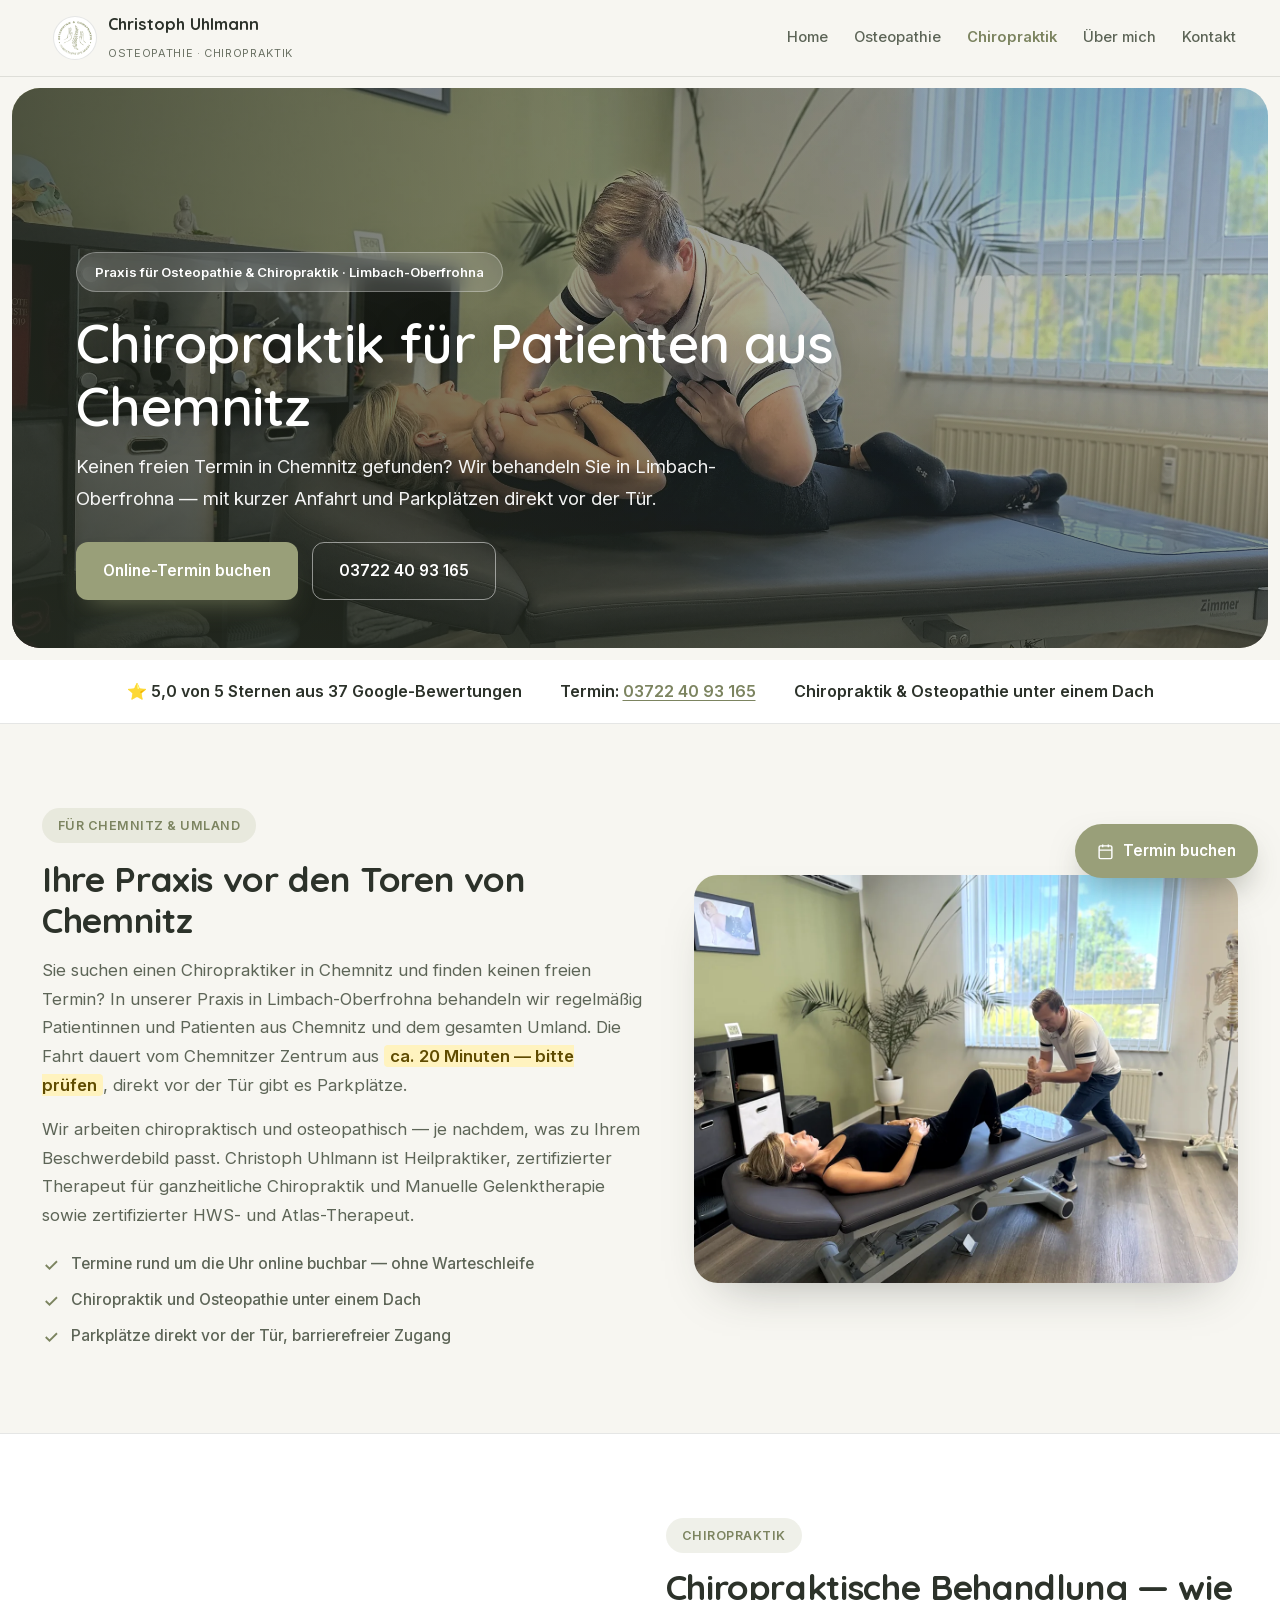
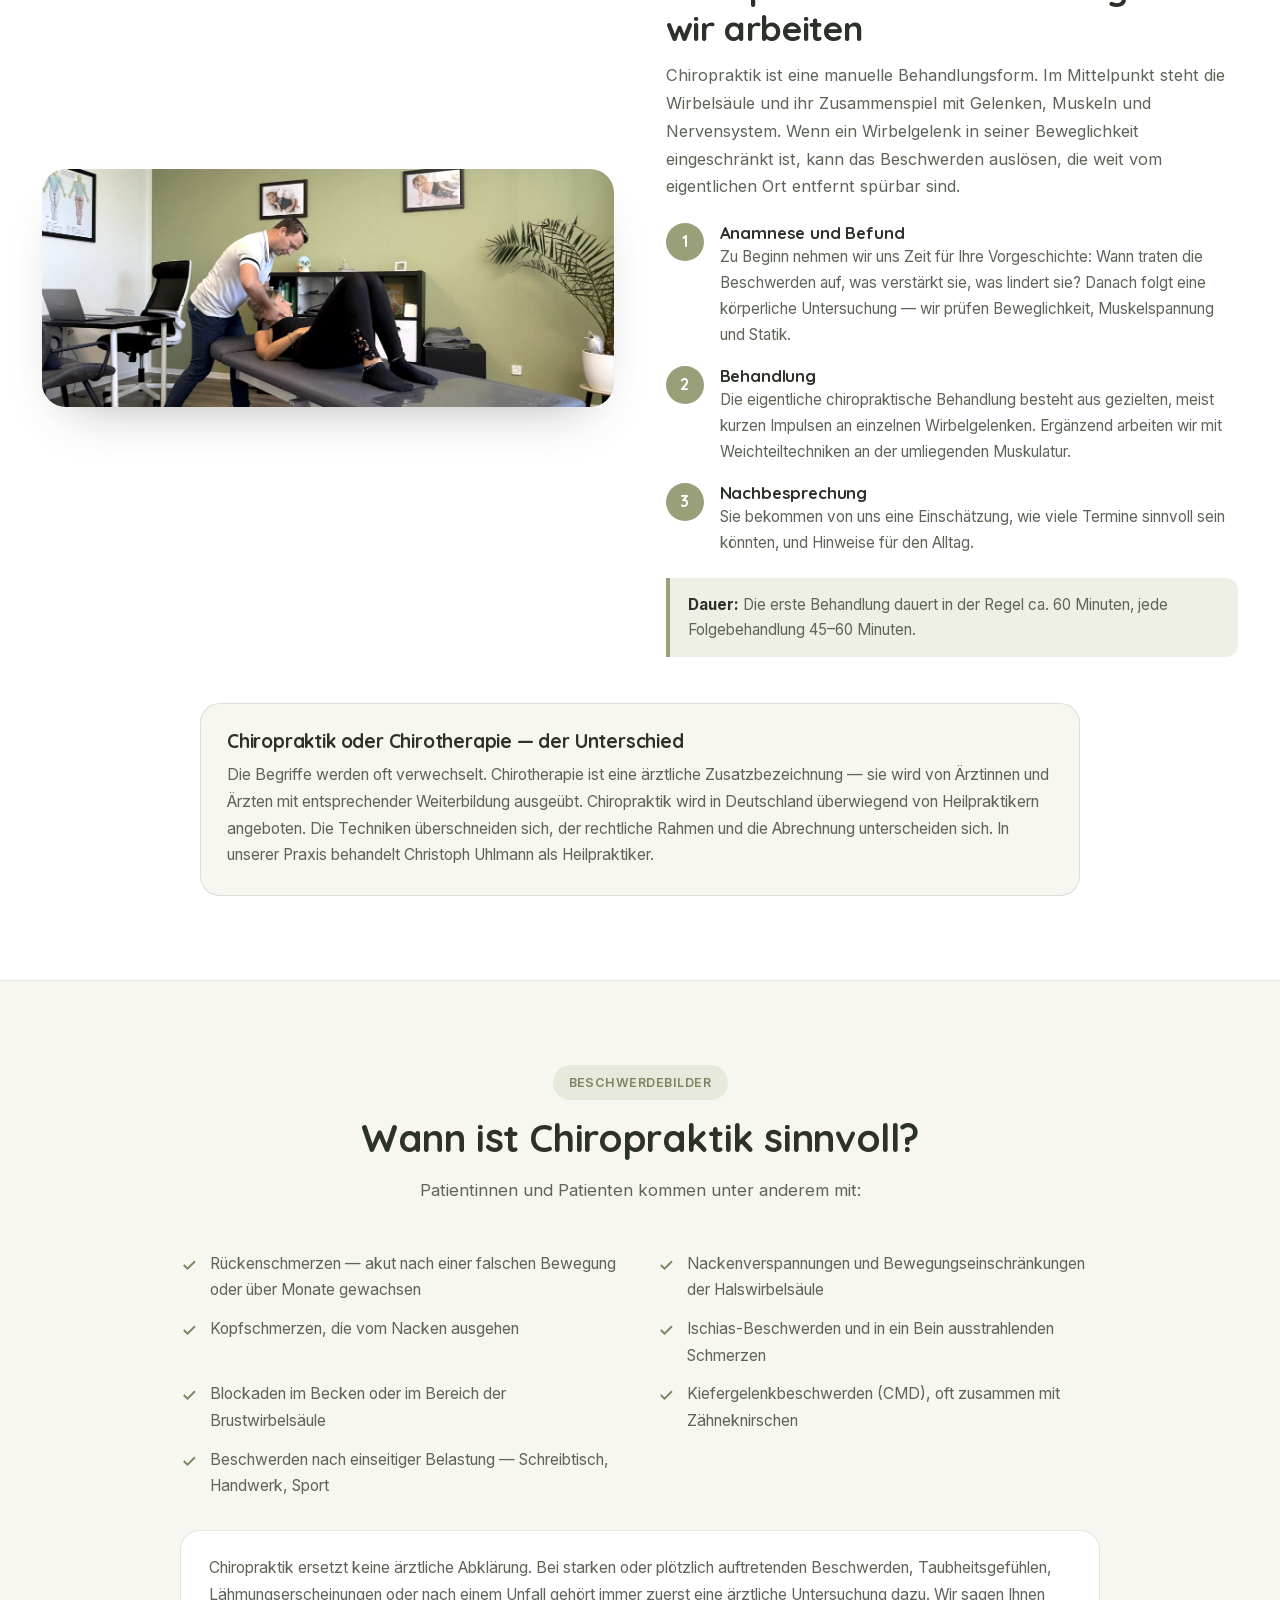
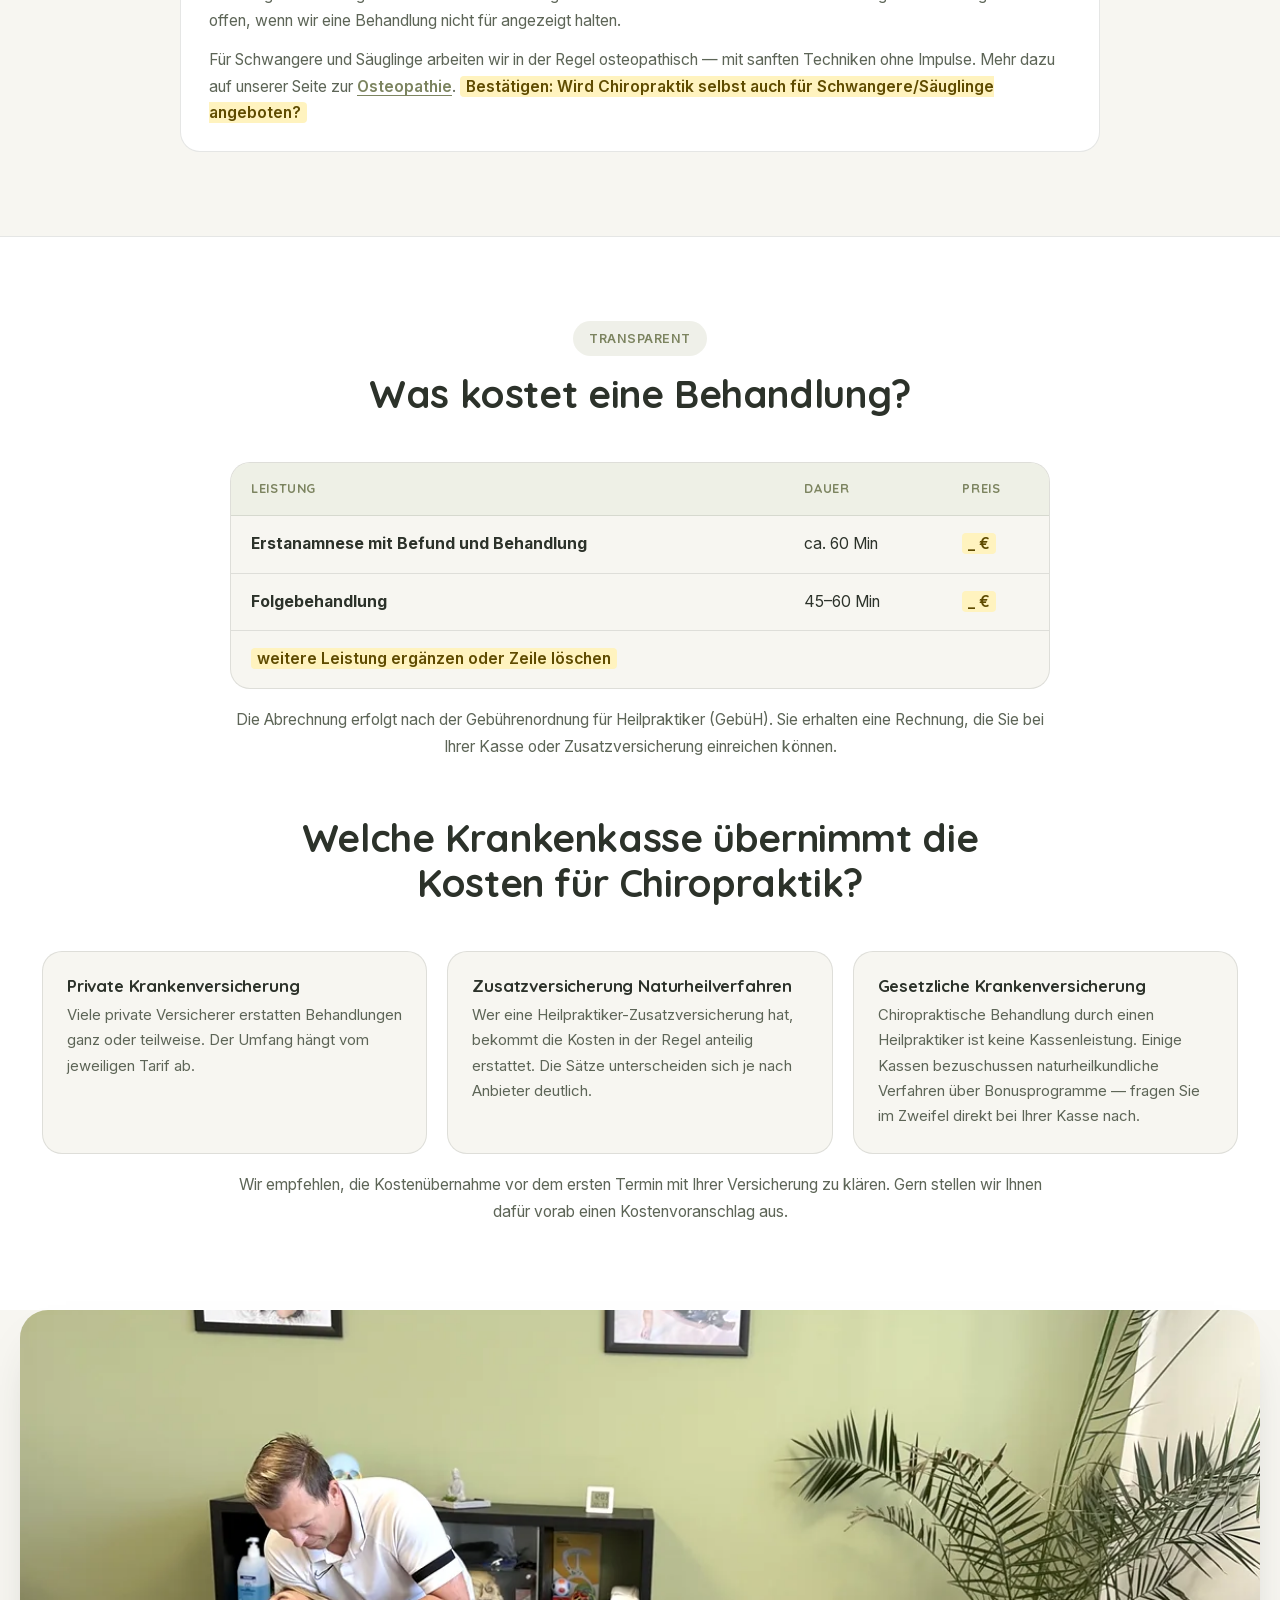
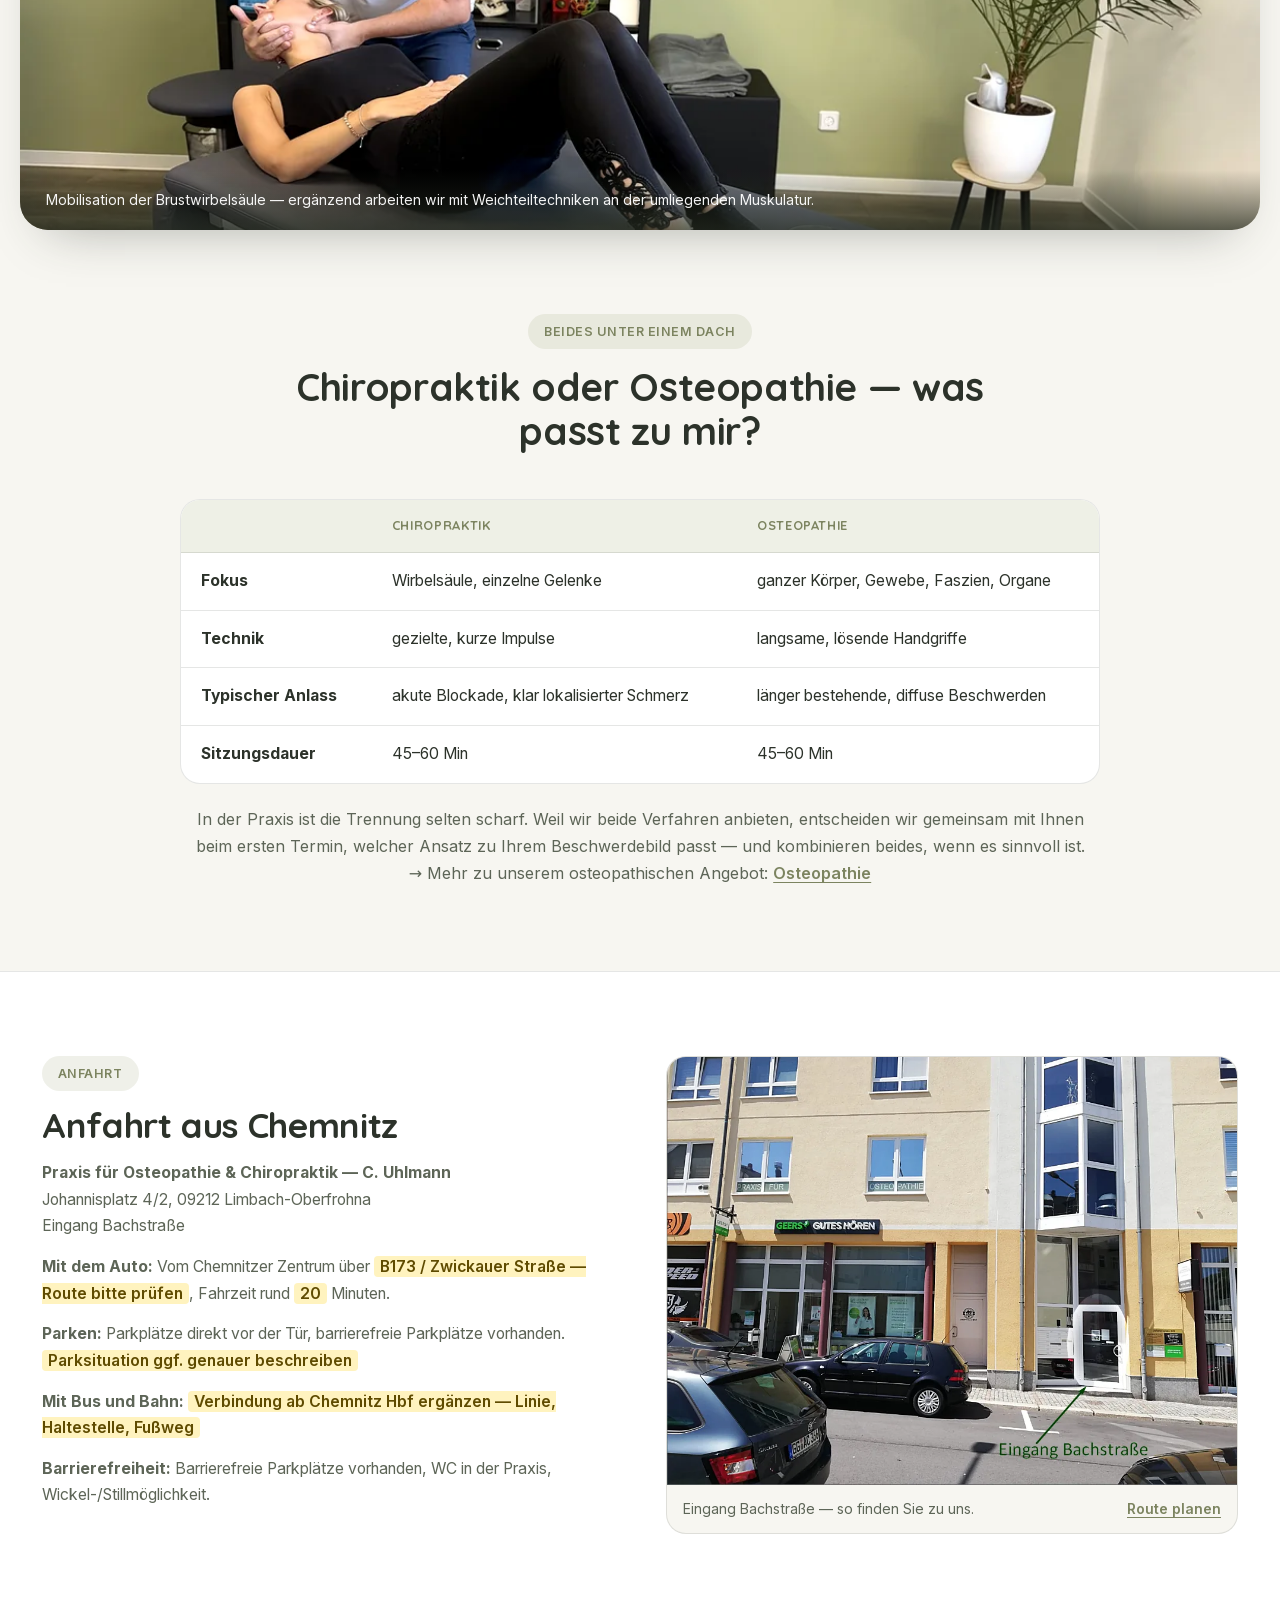
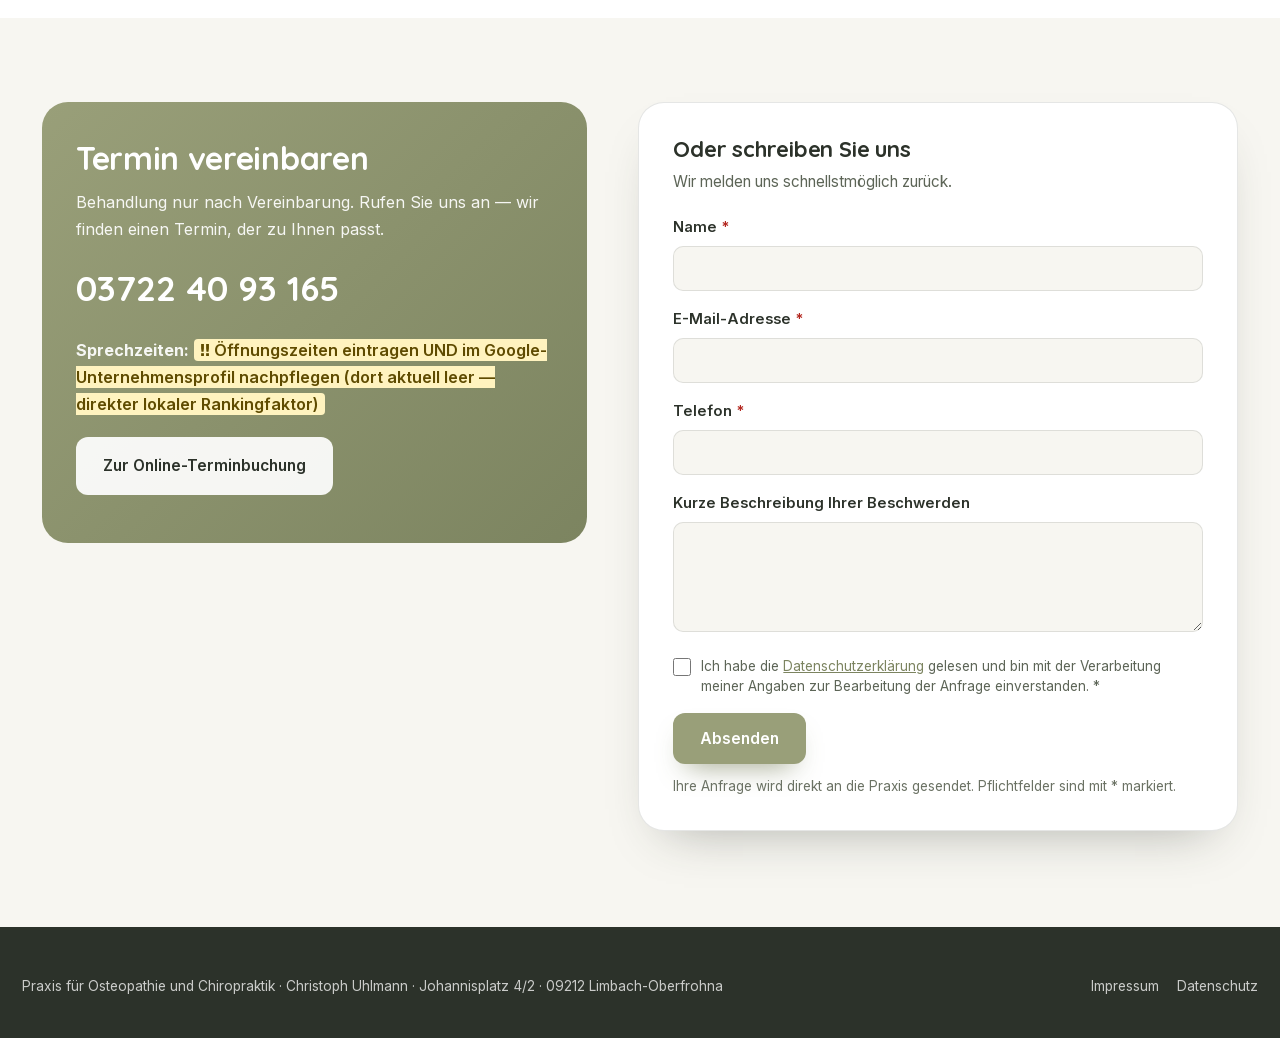
<file: osteopathie-limbach/chiropraktik-chemnitz.html>
<!DOCTYPE html>
<html lang="de">
<head>
<meta charset="UTF-8">
<meta name="viewport" content="width=device-width, initial-scale=1">
<title>Chiropraktik für Patienten aus Chemnitz | Praxis C. Uhlmann, Limbach-Oberfrohna</title>
<meta name="description" content="Chiropraktiker für Chemnitz gesucht? Praxis für Chiropraktik & Osteopathie in Limbach-Oberfrohna — kurze Anfahrt, Parkplätze vor der Tür, transparente Kosten. ☎ 03722 40 93 165">
<!-- TODO vor Livegang: auf "index,follow" ändern, sobald alle gelben Prüfmarker gefüllt sind -->
<meta name="robots" content="noindex,follow">
<link rel="canonical" href="https://osteopathie-limbach.de/chiropraktik-chemnitz">
<meta property="og:type" content="website">
<meta property="og:title" content="Chiropraktik für Patienten aus Chemnitz">
<meta property="og:description" content="Chiropraktik & Osteopathie in Limbach-Oberfrohna — kurze Anfahrt aus Chemnitz, Parkplätze direkt vor der Tür.">
<meta property="og:locale" content="de_DE">
<link rel="stylesheet" href="assets/fonts/fonts.css">
<style>
:root{
  --sage:#999f79; --sage-2:#a9b17f; --sage-dk:#7c8460; --sage-soft:#eef0e6;
  --cream:#f7f6f1; --ink:#2c322a; --soft:#5d6557; --muted:#6b7264;
  --white:#fff; --line:rgba(44,50,42,.12);
  --head:'Quicksand',system-ui,sans-serif; --body:'Inter',system-ui,sans-serif;
  --shadow:0 24px 50px -28px rgba(44,50,42,.4);
}
*{box-sizing:border-box;margin:0;padding:0}
html{scroll-behavior:smooth}
body{font-family:var(--body);background:var(--cream);color:var(--ink);line-height:1.7;-webkit-font-smoothing:antialiased;overflow-x:hidden}
a{color:inherit;text-decoration:none}
img,svg{display:block;max-width:100%}
img{height:auto}
picture{display:contents}
.wrap{max-width:1240px;margin:0 auto;padding:0 22px}
.narrow{max-width:880px;margin:0 auto}
section{position:relative}
h1,h2,h3,h4{font-family:var(--head);line-height:1.15;letter-spacing:-.01em;font-weight:700;color:var(--ink)}
p{color:var(--soft)}

.pill{display:inline-flex;align-items:center;gap:8px;background:rgba(153,159,121,.16);color:var(--sage-dk);border-radius:999px;padding:7px 16px;font-size:.78rem;font-weight:600;letter-spacing:.04em;text-transform:uppercase;width:fit-content}
.btn{display:inline-flex;align-items:center;justify-content:center;gap:10px;font-family:var(--body);font-weight:600;font-size:.96rem;padding:15px 26px;border-radius:12px;border:1px solid transparent;cursor:pointer;transition:.25s;white-space:nowrap}
.btn-primary{background:var(--sage);color:#fff;box-shadow:0 14px 28px -14px rgba(124,132,96,.85)}
.btn-primary:hover{background:var(--sage-2);transform:translateY(-2px)}
.btn-ghost{background:transparent;border-color:rgba(255,255,255,.5);color:#fff}
.btn-ghost:hover{background:rgba(255,255,255,.14)}
.btn-light{background:rgba(255,255,255,.92);color:var(--ink)}
.btn-light:hover{background:#fff;transform:translateY(-2px)}
.sec-head{max-width:720px;margin:0 auto 46px;text-align:center;display:flex;flex-direction:column;align-items:center;gap:16px}
.sec-head h2{font-size:clamp(1.7rem,3.2vw,2.4rem)}
.sec-head p{font-size:1.05rem}

.reveal{opacity:0;transform:translateY(26px);transition:opacity .8s cubic-bezier(.2,.7,.2,1),transform .8s cubic-bezier(.2,.7,.2,1)}
.reveal.in{opacity:1;transform:none}

/* ---------- HEADER ---------- */
.hdr{position:fixed;top:0;left:0;right:0;z-index:100;background:rgba(247,246,241,.92);backdrop-filter:blur(14px);-webkit-backdrop-filter:blur(14px);border-bottom:1px solid var(--line)}
.hdr-in{max-width:1240px;margin:0 auto;padding:0 22px;height:76px;display:flex;align-items:center;justify-content:space-between;gap:18px}
.brand{display:flex;align-items:center;gap:11px;color:var(--ink)}
.brand .logo{width:44px;height:44px;border-radius:50%;background:#fff;padding:4px;object-fit:contain;flex:none;border:1px solid var(--line)}
.brand .bt{font-family:var(--head);font-weight:700;font-size:1.02rem;line-height:1.1}
.brand .bs{font-size:.68rem;color:var(--muted);letter-spacing:.06em;text-transform:uppercase}
.mainnav{display:flex;align-items:center;gap:22px;font-size:.92rem;font-weight:500}
.mainnav a{color:var(--soft);padding:6px 2px;transition:color .2s}
.mainnav a:hover{color:var(--ink)}
.mainnav a.on{color:var(--sage-dk);font-weight:600}
.burger{display:none;width:44px;height:44px;border-radius:999px;background:#fff;border:1px solid var(--line);cursor:pointer;color:var(--ink)}
.burger svg{margin:auto}

/* ---------- HERO ---------- */
.hero-pad{padding:88px 12px 12px}
.hero{position:relative;display:flex;flex-direction:column;justify-content:flex-end;min-height:min(64vh,560px);border-radius:28px;overflow:hidden}
.hero-bg{position:absolute;inset:0;z-index:0}
.hero-bg img{position:absolute;inset:0;width:100%;height:100%;object-fit:cover;object-position:center 30%}
.hero-scrim{position:absolute;inset:0;z-index:1;background:linear-gradient(90deg,rgba(38,44,34,.74) 0%,rgba(38,44,34,.38) 52%,rgba(38,44,34,.12) 100%),linear-gradient(180deg,rgba(38,44,34,.15) 0%,rgba(38,44,34,.1) 45%,rgba(38,44,34,.62) 100%)}
.hero-inner{position:relative;z-index:2;padding:60px clamp(24px,5vw,64px) 48px;max-width:900px}
.hero-badge{display:inline-flex;align-items:center;gap:8px;background:rgba(255,255,255,.16);backdrop-filter:blur(10px);-webkit-backdrop-filter:blur(10px);border:1px solid rgba(255,255,255,.3);color:#fff;border-radius:999px;padding:8px 18px;font-size:.82rem;font-weight:600;margin-bottom:20px}
.hero h1{color:#fff;font-size:clamp(2rem,4.6vw,3.4rem);text-shadow:0 2px 30px rgba(0,0,0,.4);margin-bottom:14px;font-weight:600}
.hero-sub{color:rgba(255,255,255,.94);font-size:clamp(1rem,1.5vw,1.15rem);max-width:640px;margin-bottom:28px}
.hero-ctas{display:flex;gap:14px;flex-wrap:wrap}

/* ---------- TRUST ---------- */
.trustbar{background:var(--white);border-bottom:1px solid var(--line)}
.trustbar-in{max-width:1240px;margin:0 auto;padding:18px 22px;display:flex;flex-wrap:wrap;align-items:center;justify-content:center;gap:10px 38px;font-weight:600;color:var(--ink)}
.trustbar a{color:var(--sage-dk);text-decoration:underline;text-underline-offset:3px}
.trustbar a:hover{color:var(--ink)}

/* ---------- LEAD ---------- */
.lead-sec{padding:84px 0}
.lead-grid{display:grid;grid-template-columns:1.05fr .95fr;gap:clamp(28px,4vw,64px);align-items:center}
.lead-txt{display:flex;flex-direction:column;gap:16px;align-items:flex-start}
.lead-txt h2{font-size:clamp(1.6rem,3vw,2.2rem)}
.lead-txt p{font-size:1.05rem}
.usp{list-style:none;margin:6px 0 0;padding:0;display:flex;flex-direction:column;gap:9px}
.usp li{display:flex;gap:11px;align-items:flex-start;color:var(--soft);font-size:.98rem;font-weight:500}
.usp svg{flex:none;margin-top:5px;color:var(--sage-dk)}
.lead-media{border-radius:24px;overflow:hidden;box-shadow:var(--shadow)}
.lead-media img{width:100%;height:100%;object-fit:cover}

/* ---------- STEPS ---------- */
.work{padding:84px 0;background:var(--white);border-top:1px solid var(--line);border-bottom:1px solid var(--line)}
.work-grid{display:grid;grid-template-columns:1fr 1fr;gap:clamp(28px,4vw,64px);align-items:center}
.work-media{border-radius:24px;overflow:hidden;box-shadow:var(--shadow)}
.work-media img{width:100%;height:100%;object-fit:cover}
.work-txt h2{font-size:clamp(1.6rem,3vw,2.2rem);margin:14px 0 14px}
.work-txt>p{font-size:1.02rem;margin-bottom:22px}
.steps{display:flex;flex-direction:column;gap:18px;margin-bottom:22px}
.step{display:flex;gap:16px;align-items:flex-start}
.num{flex:none;width:38px;height:38px;border-radius:50%;background:var(--sage);color:#fff;display:grid;place-items:center;font-family:var(--head);font-weight:700}
.step h3{font-size:1.05rem;margin-bottom:2px}
.step p{font-size:.95rem}
.dauer{background:var(--sage-soft);border-left:4px solid var(--sage);border-radius:0 12px 12px 0;padding:14px 18px;font-size:.95rem;color:var(--soft)}
.dauer b{color:var(--ink)}

.subcard{background:var(--cream);border:1px solid var(--line);border-radius:20px;padding:26px;margin-top:46px}
.subcard h3{font-size:1.2rem;margin-bottom:10px}
.subcard p{font-size:.98rem}

/* ---------- WANN SINNVOLL ---------- */
.wann{padding:84px 0}
.checks{display:grid;grid-template-columns:1fr 1fr;gap:12px 34px;max-width:920px;margin:0 auto 30px}
.checks li{list-style:none;display:flex;gap:12px;align-items:flex-start;color:var(--soft);font-size:.98rem}
.checks svg{flex:none;margin-top:5px;color:var(--sage-dk)}
.warnbox{max-width:920px;margin:0 auto;background:var(--white);border:1px solid var(--line);border-radius:20px;padding:24px 28px}
.warnbox p{font-size:.98rem}
.warnbox p+p{margin-top:12px}

/* ---------- FOTO-BREAK ---------- */
.fotobreak{padding:0 12px}
.fotobreak figure{max-width:1240px;margin:0 auto;border-radius:28px;overflow:hidden;box-shadow:var(--shadow)}
.fotobreak img{width:100%;max-height:520px;object-fit:cover;object-position:center 35%}
.fotobreak figcaption{position:absolute;left:0;right:0;bottom:0;padding:18px 26px;background:linear-gradient(0deg,rgba(38,44,34,.72),transparent);color:rgba(255,255,255,.95);font-size:.88rem}
.fotobreak figure{position:relative}

/* ---------- KOSTEN ---------- */
.kosten{padding:84px 0;background:var(--white);border-top:1px solid var(--line)}
.pricecard{max-width:820px;margin:0 auto 18px;background:var(--cream);border:1px solid var(--line);border-radius:20px;overflow:hidden}
table{width:100%;border-collapse:collapse;font-size:.98rem}
th,td{padding:15px 20px;text-align:left;vertical-align:top;border-bottom:1px solid var(--line)}
tr:last-child td{border-bottom:none}
th{background:var(--sage-soft);color:var(--sage-dk);font-family:var(--head);font-weight:700;font-size:.8rem;letter-spacing:.05em;text-transform:uppercase}
td b{color:var(--ink)}
.tablewrap{overflow-x:auto}
.kosten .note{max-width:820px;margin:0 auto;font-size:.98rem;text-align:center}
.kk-grid{display:grid;grid-template-columns:repeat(3,1fr);gap:20px;margin:36px 0 18px}
.kk{background:var(--cream);border:1px solid var(--line);border-radius:20px;padding:24px}
.kk h3{font-size:1.05rem;margin-bottom:8px}
.kk p{font-size:.93rem}

/* ---------- VERGLEICH ---------- */
.vgl{padding:84px 0}
.vglcard{max-width:920px;margin:0 auto 22px;background:var(--white);border:1px solid var(--line);border-radius:20px;overflow:hidden}
.vgl .note{max-width:920px;margin:0 auto;font-size:1rem;text-align:center}
.vgl .note a,.warnbox a,.anf a.txt{color:var(--sage-dk);font-weight:600;text-decoration:underline;text-underline-offset:3px}
.vgl .note a:hover,.warnbox a:hover,.anf a.txt:hover{color:var(--ink)}

/* ---------- ANFAHRT ---------- */
.anf{padding:84px 0;background:var(--white);border-top:1px solid var(--line)}
.anf-grid{display:grid;grid-template-columns:1fr 1fr;gap:clamp(28px,4vw,64px);align-items:start}
.anf-txt{display:flex;flex-direction:column;gap:14px;align-items:flex-start}
.anf-txt h2{font-size:clamp(1.6rem,3vw,2.2rem)}
.anf-txt p{font-size:.98rem}
.centrance{margin:0;border-radius:20px;overflow:hidden;border:1px solid var(--line);background:var(--cream)}
.centrance img{width:100%;display:block;aspect-ratio:4/3;object-fit:cover}
.centrance figcaption{padding:12px 16px;font-size:.88rem;color:var(--soft);display:flex;align-items:center;justify-content:space-between;gap:12px;flex-wrap:wrap}
.centrance a{color:var(--sage-dk);font-weight:600;text-decoration:underline;text-underline-offset:3px}
.centrance a:hover{color:var(--ink)}

/* ---------- TERMIN ---------- */
.termin{padding:84px 0 96px}
.termin-grid{display:grid;grid-template-columns:1fr 1.1fr;gap:clamp(28px,4vw,56px);align-items:start}
.closing-box{background:linear-gradient(135deg,var(--sage) 0%,var(--sage-dk) 100%);border-radius:26px;padding:38px 34px;color:#fff}
.closing-box h2{color:#fff;font-size:clamp(1.5rem,2.6vw,2rem);margin-bottom:12px}
.closing-box p{color:rgba(255,255,255,.92);margin-bottom:10px}
.closing-box .phone{display:block;font-family:var(--head);font-size:clamp(1.6rem,3vw,2.2rem);font-weight:700;color:#fff;margin:16px 0 18px}
.closing-box .phone:hover{opacity:.9}
.cform{background:var(--white);border:1px solid var(--line);border-radius:26px;padding:34px;box-shadow:var(--shadow)}
.cform h3{font-size:1.4rem;margin-bottom:6px}
.cform .sub{font-size:.95rem;margin-bottom:20px}
.field{margin-bottom:16px}
.field label{display:block;font-weight:600;font-size:.92rem;color:var(--ink);margin-bottom:6px}
.field label .req{color:#b3261e}
.field input,.field textarea{width:100%;background:var(--cream);border:1px solid var(--line);border-radius:10px;padding:12px 14px;font-family:var(--body);font-size:.96rem;color:var(--ink)}
.field textarea{min-height:110px;resize:vertical}
.field input:focus,.field textarea:focus{outline:2px solid var(--sage);outline-offset:0;border-color:var(--sage)}
.check{display:flex;gap:10px;align-items:flex-start;font-size:.85rem;line-height:1.5;margin-bottom:16px;color:var(--soft)}
.check input{width:18px;height:18px;margin-top:2px;flex:none;accent-color:var(--sage-dk)}
.check a{color:var(--sage-dk);text-decoration:underline}
.hp{position:absolute;left:-9999px;top:-9999px}
.formhint{font-size:.85rem;line-height:1.5;color:var(--muted);margin-top:12px}

mark.todo{background:#fff3bf;color:#5f4b00;padding:1px 6px;border-radius:4px;font-weight:600}

/* ---------- FOOTER + FAB ---------- */
.foot{background:var(--ink);color:rgba(255,255,255,.75);padding:48px 22px 40px}
.foot-inner{max-width:1240px;margin:0 auto;display:flex;flex-wrap:wrap;gap:20px;justify-content:space-between;align-items:center}
.foot .fnote{font-size:.86rem}
.foot .flinks{display:flex;gap:18px;font-size:.86rem}
.foot .flinks a:hover{color:#fff}
.fab{position:fixed;right:22px;bottom:22px;z-index:90;display:inline-flex;align-items:center;gap:9px;background:var(--sage);color:#fff;font-size:.95rem;font-weight:600;padding:14px 22px;border-radius:999px;box-shadow:0 16px 34px -12px rgba(64,70,52,.55);transition:.25s}
.fab:hover{background:var(--sage-2);transform:translateY(-2px)}

/* ---------- DRAWER ---------- */
.scrim{position:fixed;inset:0;background:rgba(30,34,28,.45);opacity:0;pointer-events:none;transition:opacity .3s;z-index:110}
.scrim.show{opacity:1;pointer-events:auto}
.drawer{position:fixed;top:0;right:0;bottom:0;width:min(300px,84vw);background:var(--cream);z-index:120;padding:70px 28px 28px;display:flex;flex-direction:column;gap:4px;transform:translateX(100%);transition:transform .35s cubic-bezier(.2,.7,.2,1)}
.drawer.show{transform:none}
.drawer a{font-size:.95rem;font-weight:500;color:var(--ink);padding:12px 0;border-bottom:1px solid var(--line)}
.dclose{position:absolute;top:16px;right:16px;width:40px;height:40px;background:none;border:none;cursor:pointer;color:var(--ink)}

@media(max-width:900px){
  .mainnav{display:none}
  .burger{display:grid}
  .lead-grid,.work-grid,.anf-grid,.termin-grid{grid-template-columns:1fr;gap:36px}
  .checks{grid-template-columns:1fr}
  .kk-grid{grid-template-columns:1fr}
  .work-media{order:-1}
}
@media(max-width:600px){
  .hero-pad{padding-top:78px}
  .hero{border-radius:22px;min-height:70vh}
  .hero-ctas{width:100%}
  .hero-ctas .btn{flex:1}
  .lead-sec,.work,.wann,.kosten,.vgl,.anf,.termin{padding:58px 0}
  .cform{padding:24px}
  .fab{right:14px;bottom:14px;padding:12px 17px;font-size:.9rem}
}
@media(prefers-reduced-motion:reduce){
  *{animation:none!important;transition:none!important}
  .reveal{opacity:1;transform:none}
}
</style>
</head>
<body>

<!-- ============ HEADER ============ -->
<header class="hdr">
  <div class="hdr-in">
    <a href="/" class="brand" aria-label="Zur Startseite">
      <picture><source srcset="assets/images/logo.webp" type="image/webp"><img class="logo" src="assets/images/logo.png" width="416" height="424" alt=""></picture>
      <span><span class="bt">Christoph Uhlmann</span><br><span class="bs">Osteopathie · Chiropraktik</span></span>
    </a>
    <nav class="mainnav" aria-label="Hauptnavigation">
      <a href="/">Home</a>
      <a href="/#osteopathie">Osteopathie</a>
      <a href="/#chiropraktik" class="on">Chiropraktik</a>
      <a href="/#ueber-mich">Über mich</a>
      <a href="/#kontakt">Kontakt</a>
    </nav>
    <button class="burger" id="openDrawer" aria-label="Menü öffnen"><svg width="20" height="20" viewBox="0 0 24 24" fill="none" stroke="currentColor" stroke-width="2"><path d="M3 6h18M3 12h18M3 18h18"/></svg></button>
  </div>
</header>

<!-- ============ HERO ============ -->
<div class="hero-pad">
  <section class="hero">
    <div class="hero-bg">
      <picture><source srcset="assets/images/chiropraktik-chemnitz-hero.webp" type="image/webp"><img src="assets/images/chiropraktik-chemnitz-hero.jpg" width="1800" height="771" alt="Chiropraktische Behandlung der Halswirbelsäule in der Praxis C. Uhlmann" fetchpriority="high"></picture>
    </div>
    <div class="hero-scrim" aria-hidden="true"></div>
    <div class="hero-inner">
      <div class="hero-badge">Praxis für Osteopathie &amp; Chiropraktik · Limbach-Oberfrohna</div>
      <h1>Chiropraktik für Patienten aus Chemnitz</h1>
      <p class="hero-sub">Keinen freien Termin in Chemnitz gefunden? Wir behandeln Sie in Limbach-Oberfrohna — mit kurzer Anfahrt und Parkplätzen direkt vor der Tür.</p>
      <div class="hero-ctas">
        <a href="https://my.lemniscus.de/pss/d44185dd-6bc0-4c9a-9c56-953efe9b4d33" class="btn btn-primary" target="_blank" rel="noopener">Online-Termin buchen</a>
        <a href="tel:+4937224093165" class="btn btn-ghost">03722 40 93 165</a>
      </div>
    </div>
  </section>
</div>

<!-- ============ TRUST ============ -->
<div class="trustbar">
  <div class="trustbar-in">
    <span>⭐ 5,0 von 5 Sternen aus 37 Google-Bewertungen</span>
    <span>Termin: <a href="tel:+4937224093165">03722 40 93 165</a></span>
    <span>Chiropraktik &amp; Osteopathie unter einem Dach</span>
  </div>
</div>

<!-- ============ LEAD ============ -->
<section class="lead-sec">
  <div class="wrap">
    <div class="lead-grid">
      <div class="lead-txt reveal">
        <span class="pill">Für Chemnitz &amp; Umland</span>
        <h2>Ihre Praxis vor den Toren von Chemnitz</h2>
        <p>Sie suchen einen Chiropraktiker in Chemnitz und finden keinen freien Termin? In unserer Praxis in Limbach-Oberfrohna behandeln wir regelmäßig Patientinnen und Patienten aus Chemnitz und dem gesamten Umland. Die Fahrt dauert vom Chemnitzer Zentrum aus <mark class="todo">ca. 20 Minuten — bitte prüfen</mark>, direkt vor der Tür gibt es Parkplätze.</p>
        <p>Wir arbeiten chiropraktisch und osteopathisch — je nachdem, was zu Ihrem Beschwerdebild passt. Christoph Uhlmann ist Heilpraktiker, zertifizierter Therapeut für ganzheitliche Chiropraktik und Manuelle Gelenktherapie sowie zertifizierter HWS- und Atlas-Therapeut.</p>
        <ul class="usp">
          <li><svg width="18" height="18" viewBox="0 0 24 24" fill="none" stroke="currentColor" stroke-width="2.4"><path d="M5 12l5 5L20 7"/></svg>Termine rund um die Uhr online buchbar — ohne Warteschleife</li>
          <li><svg width="18" height="18" viewBox="0 0 24 24" fill="none" stroke="currentColor" stroke-width="2.4"><path d="M5 12l5 5L20 7"/></svg>Chiropraktik und Osteopathie unter einem Dach</li>
          <li><svg width="18" height="18" viewBox="0 0 24 24" fill="none" stroke="currentColor" stroke-width="2.4"><path d="M5 12l5 5L20 7"/></svg>Parkplätze direkt vor der Tür, barrierefreier Zugang</li>
        </ul>
      </div>
      <div class="lead-media reveal">
        <picture><source srcset="assets/images/chiropraktik-untersuchung-praxis-uhlmann.webp" type="image/webp"><img src="assets/images/chiropraktik-untersuchung-praxis-uhlmann.jpg" width="1400" height="1050" alt="Christoph Uhlmann prüft Beweglichkeit und Statik einer Patientin auf der Behandlungsliege in Limbach-Oberfrohna" loading="lazy"></picture>
      </div>
    </div>
  </div>
</section>

<!-- ============ WIE WIR ARBEITEN ============ -->
<section class="work">
  <div class="wrap">
    <div class="work-grid">
      <div class="work-media reveal">
        <picture><source srcset="assets/images/chiropraktik-behandlung-hws-praxis-uhlmann.webp" type="image/webp"><img src="assets/images/chiropraktik-behandlung-hws-praxis-uhlmann.jpg" width="1400" height="1050" alt="Chiropraktische Behandlung der Halswirbelsäule im Behandlungsraum der Praxis C. Uhlmann in Limbach-Oberfrohna" loading="lazy"></picture>
      </div>
      <div class="work-txt reveal">
        <span class="pill">Chiropraktik</span>
        <h2>Chiropraktische Behandlung — wie wir arbeiten</h2>
        <p>Chiropraktik ist eine manuelle Behandlungsform. Im Mittelpunkt steht die Wirbelsäule und ihr Zusammenspiel mit Gelenken, Muskeln und Nervensystem. Wenn ein Wirbelgelenk in seiner Beweglichkeit eingeschränkt ist, kann das Beschwerden auslösen, die weit vom eigentlichen Ort entfernt spürbar sind.</p>
        <div class="steps">
          <div class="step">
            <div class="num">1</div>
            <div><h3>Anamnese und Befund</h3><p>Zu Beginn nehmen wir uns Zeit für Ihre Vorgeschichte: Wann traten die Beschwerden auf, was verstärkt sie, was lindert sie? Danach folgt eine körperliche Untersuchung — wir prüfen Beweglichkeit, Muskelspannung und Statik.</p></div>
          </div>
          <div class="step">
            <div class="num">2</div>
            <div><h3>Behandlung</h3><p>Die eigentliche chiropraktische Behandlung besteht aus gezielten, meist kurzen Impulsen an einzelnen Wirbelgelenken. Ergänzend arbeiten wir mit Weichteiltechniken an der umliegenden Muskulatur.</p></div>
          </div>
          <div class="step">
            <div class="num">3</div>
            <div><h3>Nachbesprechung</h3><p>Sie bekommen von uns eine Einschätzung, wie viele Termine sinnvoll sein könnten, und Hinweise für den Alltag.</p></div>
          </div>
        </div>
        <div class="dauer"><b>Dauer:</b> Die erste Behandlung dauert in der Regel ca. 60 Minuten, jede Folgebehandlung 45–60 Minuten.</div>
      </div>
    </div>
    <div class="subcard narrow reveal">
      <h3>Chiropraktik oder Chirotherapie — der Unterschied</h3>
      <p>Die Begriffe werden oft verwechselt. Chirotherapie ist eine ärztliche Zusatzbezeichnung — sie wird von Ärztinnen und Ärzten mit entsprechender Weiterbildung ausgeübt. Chiropraktik wird in Deutschland überwiegend von Heilpraktikern angeboten. Die Techniken überschneiden sich, der rechtliche Rahmen und die Abrechnung unterscheiden sich. In unserer Praxis behandelt Christoph Uhlmann als Heilpraktiker.</p>
    </div>
  </div>
</section>

<!-- ============ WANN SINNVOLL ============ -->
<section class="wann">
  <div class="wrap">
    <div class="sec-head reveal">
      <span class="pill">Beschwerdebilder</span>
      <h2>Wann ist Chiropraktik sinnvoll?</h2>
      <p>Patientinnen und Patienten kommen unter anderem mit:</p>
    </div>
    <ul class="checks reveal">
      <li><svg width="18" height="18" viewBox="0 0 24 24" fill="none" stroke="currentColor" stroke-width="2.4"><path d="M5 12l5 5L20 7"/></svg>Rückenschmerzen — akut nach einer falschen Bewegung oder über Monate gewachsen</li>
      <li><svg width="18" height="18" viewBox="0 0 24 24" fill="none" stroke="currentColor" stroke-width="2.4"><path d="M5 12l5 5L20 7"/></svg>Nackenverspannungen und Bewegungseinschränkungen der Halswirbelsäule</li>
      <li><svg width="18" height="18" viewBox="0 0 24 24" fill="none" stroke="currentColor" stroke-width="2.4"><path d="M5 12l5 5L20 7"/></svg>Kopfschmerzen, die vom Nacken ausgehen</li>
      <li><svg width="18" height="18" viewBox="0 0 24 24" fill="none" stroke="currentColor" stroke-width="2.4"><path d="M5 12l5 5L20 7"/></svg>Ischias-Beschwerden und in ein Bein ausstrahlenden Schmerzen</li>
      <li><svg width="18" height="18" viewBox="0 0 24 24" fill="none" stroke="currentColor" stroke-width="2.4"><path d="M5 12l5 5L20 7"/></svg>Blockaden im Becken oder im Bereich der Brustwirbelsäule</li>
      <li><svg width="18" height="18" viewBox="0 0 24 24" fill="none" stroke="currentColor" stroke-width="2.4"><path d="M5 12l5 5L20 7"/></svg>Kiefergelenkbeschwerden (CMD), oft zusammen mit Zähneknirschen</li>
      <li><svg width="18" height="18" viewBox="0 0 24 24" fill="none" stroke="currentColor" stroke-width="2.4"><path d="M5 12l5 5L20 7"/></svg>Beschwerden nach einseitiger Belastung — Schreibtisch, Handwerk, Sport</li>
    </ul>
    <div class="warnbox reveal">
      <p>Chiropraktik ersetzt keine ärztliche Abklärung. Bei starken oder plötzlich auftretenden Beschwerden, Taubheitsgefühlen, Lähmungserscheinungen oder nach einem Unfall gehört immer zuerst eine ärztliche Untersuchung dazu. Wir sagen Ihnen offen, wenn wir eine Behandlung nicht für angezeigt halten.</p>
      <p>Für Schwangere und Säuglinge arbeiten wir in der Regel osteopathisch — mit sanften Techniken ohne Impulse. Mehr dazu auf unserer Seite zur <a href="/#osteopathie">Osteopathie</a>. <mark class="todo">Bestätigen: Wird Chiropraktik selbst auch für Schwangere/Säuglinge angeboten?</mark></p>
    </div>
  </div>
</section>

<!-- ============ KOSTEN ============ -->
<section class="kosten">
  <div class="wrap">
    <div class="sec-head reveal">
      <span class="pill">Transparent</span>
      <h2>Was kostet eine Behandlung?</h2>
    </div>
    <div class="pricecard reveal">
      <div class="tablewrap">
        <table>
          <thead><tr><th scope="col">Leistung</th><th scope="col">Dauer</th><th scope="col">Preis</th></tr></thead>
          <tbody>
            <tr><td><b>Erstanamnese mit Befund und Behandlung</b></td><td>ca. 60 Min</td><td><mark class="todo">_ €</mark></td></tr>
            <tr><td><b>Folgebehandlung</b></td><td>45–60 Min</td><td><mark class="todo">_ €</mark></td></tr>
            <tr><td><mark class="todo">weitere Leistung ergänzen oder Zeile löschen</mark></td><td></td><td></td></tr>
          </tbody>
        </table>
      </div>
    </div>
    <p class="note reveal">Die Abrechnung erfolgt nach der Gebührenordnung für Heilpraktiker (GebüH). Sie erhalten eine Rechnung, die Sie bei Ihrer Kasse oder Zusatzversicherung einreichen können.</p>

    <div class="sec-head reveal" style="margin-top:56px">
      <h2>Welche Krankenkasse übernimmt die Kosten für Chiropraktik?</h2>
    </div>
    <div class="kk-grid reveal">
      <div class="kk"><h3>Private Krankenversicherung</h3><p>Viele private Versicherer erstatten Behandlungen ganz oder teilweise. Der Umfang hängt vom jeweiligen Tarif ab.</p></div>
      <div class="kk"><h3>Zusatzversicherung Naturheilverfahren</h3><p>Wer eine Heilpraktiker-Zusatzversicherung hat, bekommt die Kosten in der Regel anteilig erstattet. Die Sätze unterscheiden sich je nach Anbieter deutlich.</p></div>
      <div class="kk"><h3>Gesetzliche Krankenversicherung</h3><p>Chiropraktische Behandlung durch einen Heilpraktiker ist keine Kassenleistung. Einige Kassen bezuschussen naturheilkundliche Verfahren über Bonusprogramme — fragen Sie im Zweifel direkt bei Ihrer Kasse nach.</p></div>
    </div>
    <p class="note reveal">Wir empfehlen, die Kostenübernahme vor dem ersten Termin mit Ihrer Versicherung zu klären. Gern stellen wir Ihnen dafür vorab einen Kostenvoranschlag aus.</p>
  </div>
</section>

<!-- ============ FOTO-BREAK ============ -->
<div class="fotobreak">
  <figure class="reveal">
    <picture><source srcset="assets/images/chiropraktik-mobilisation-bws-praxis-uhlmann.webp" type="image/webp"><img src="assets/images/chiropraktik-mobilisation-bws-praxis-uhlmann.jpg" width="1400" height="1050" alt="Mobilisation der Brustwirbelsäule in Seitenlage in der Praxis für Osteopathie und Chiropraktik in Limbach-Oberfrohna" loading="lazy"></picture>
    <figcaption>Mobilisation der Brustwirbelsäule — ergänzend arbeiten wir mit Weichteiltechniken an der umliegenden Muskulatur.</figcaption>
  </figure>
</div>

<!-- ============ VERGLEICH ============ -->
<section class="vgl">
  <div class="wrap">
    <div class="sec-head reveal">
      <span class="pill">Beides unter einem Dach</span>
      <h2>Chiropraktik oder Osteopathie — was passt zu mir?</h2>
    </div>
    <div class="vglcard reveal">
      <div class="tablewrap">
        <table>
          <thead><tr><th scope="col"></th><th scope="col">Chiropraktik</th><th scope="col">Osteopathie</th></tr></thead>
          <tbody>
            <tr><td><b>Fokus</b></td><td>Wirbelsäule, einzelne Gelenke</td><td>ganzer Körper, Gewebe, Faszien, Organe</td></tr>
            <tr><td><b>Technik</b></td><td>gezielte, kurze Impulse</td><td>langsame, lösende Handgriffe</td></tr>
            <tr><td><b>Typischer Anlass</b></td><td>akute Blockade, klar lokalisierter Schmerz</td><td>länger bestehende, diffuse Beschwerden</td></tr>
            <tr><td><b>Sitzungsdauer</b></td><td>45–60 Min</td><td>45–60 Min</td></tr>
          </tbody>
        </table>
      </div>
    </div>
    <p class="note reveal">In der Praxis ist die Trennung selten scharf. Weil wir beide Verfahren anbieten, entscheiden wir gemeinsam mit Ihnen beim ersten Termin, welcher Ansatz zu Ihrem Beschwerdebild passt — und kombinieren beides, wenn es sinnvoll ist.<br>→ Mehr zu unserem osteopathischen Angebot: <a href="/#osteopathie">Osteopathie</a></p>
  </div>
</section>

<!-- ============ ANFAHRT ============ -->
<section class="anf">
  <div class="wrap">
    <div class="anf-grid">
      <div class="anf-txt reveal">
        <span class="pill">Anfahrt</span>
        <h2>Anfahrt aus Chemnitz</h2>
        <p><b>Praxis für Osteopathie &amp; Chiropraktik — C. Uhlmann</b><br>
        Johannisplatz 4/2, 09212 Limbach-Oberfrohna<br>
        Eingang Bachstraße</p>
        <p><b>Mit dem Auto:</b> Vom Chemnitzer Zentrum über <mark class="todo">B173 / Zwickauer Straße — Route bitte prüfen</mark>, Fahrzeit rund <mark class="todo">20</mark> Minuten.</p>
        <p><b>Parken:</b> Parkplätze direkt vor der Tür, barrierefreie Parkplätze vorhanden. <mark class="todo">Parksituation ggf. genauer beschreiben</mark></p>
        <p><b>Mit Bus und Bahn:</b> <mark class="todo">Verbindung ab Chemnitz Hbf ergänzen — Linie, Haltestelle, Fußweg</mark></p>
        <p><b>Barrierefreiheit:</b> Barrierefreie Parkplätze vorhanden, WC in der Praxis, Wickel-/Stillmöglichkeit.</p>
      </div>
      <figure class="centrance reveal">
        <picture><source srcset="assets/images/eingang-bachstrasse.webp" type="image/webp"><img src="assets/images/eingang-bachstrasse.jpg" width="960" height="720" alt="Hauseingang Bachstraße mit Glastür, Zugang zur Praxis am Johannisplatz 4/2 in Limbach-Oberfrohna" loading="lazy"></picture>
        <figcaption>
          <span>Eingang Bachstraße — so finden Sie zu uns.</span>
          <a href="https://www.google.com/maps/dir/?api=1&amp;destination=Johannisplatz+4%2C+09212+Limbach-Oberfrohna" target="_blank" rel="noopener noreferrer">Route planen</a>
        </figcaption>
      </figure>
    </div>
  </div>
</section>

<!-- ============ TERMIN ============ -->
<section class="termin" id="termin">
  <div class="wrap">
    <div class="termin-grid">
      <div class="closing-box reveal">
        <h2>Termin vereinbaren</h2>
        <p>Behandlung nur nach Vereinbarung. Rufen Sie uns an — wir finden einen Termin, der zu Ihnen passt.</p>
        <a class="phone" href="tel:+4937224093165">03722 40 93 165</a>
        <p><b>Sprechzeiten:</b> <mark class="todo">‼️ Öffnungszeiten eintragen UND im Google-Unternehmensprofil nachpflegen (dort aktuell leer — direkter lokaler Rankingfaktor)</mark></p>
        <p style="margin-top:18px"><a href="https://my.lemniscus.de/pss/d44185dd-6bc0-4c9a-9c56-953efe9b4d33" class="btn btn-light" target="_blank" rel="noopener">Zur Online-Terminbuchung</a></p>
      </div>
      <div class="cform reveal">
        <h3>Oder schreiben Sie uns</h3>
        <p class="sub">Wir melden uns schnellstmöglich zurück.</p>
        <form id="contactForm">
          <div class="field"><label for="cf-name">Name <span class="req">*</span></label><input type="text" id="cf-name" name="name" required autocomplete="name"></div>
          <div class="field"><label for="cf-mail">E-Mail-Adresse <span class="req">*</span></label><input type="email" id="cf-mail" name="email" required autocomplete="email"></div>
          <div class="field"><label for="cf-tel">Telefon <span class="req">*</span></label><input type="tel" id="cf-tel" name="phone" required autocomplete="tel"></div>
          <div class="field"><label for="cf-msg">Kurze Beschreibung Ihrer Beschwerden</label><textarea id="cf-msg" name="message"></textarea></div>
          <div class="check"><input type="checkbox" id="cf-ds" required><label for="cf-ds">Ich habe die <a href="/datenschutz.html">Datenschutzerklärung</a> gelesen und bin mit der Verarbeitung meiner Angaben zur Bearbeitung der Anfrage einverstanden. <span class="req">*</span></label></div>
          <div class="hp" aria-hidden="true"><label>Firma<input type="text" name="company" tabindex="-1" autocomplete="off"></label></div>
          <button type="submit" class="btn btn-primary" id="cf-submit">Absenden</button>
          <p class="formhint" id="cf-status">Ihre Anfrage wird direkt an die Praxis gesendet. Pflichtfelder sind mit * markiert.</p>
        </form>
      </div>
    </div>
  </div>
</section>

<!-- ============ FOOTER ============ -->
<footer class="foot">
  <div class="foot-inner">
    <div class="fnote">Praxis für Osteopathie und Chiropraktik · Christoph Uhlmann · Johannisplatz 4/2 · 09212 Limbach-Oberfrohna</div>
    <div class="flinks">
      <a href="/impressum.html">Impressum</a>
      <a href="/datenschutz.html">Datenschutz</a>
    </div>
  </div>
</footer>

<a href="https://my.lemniscus.de/pss/d44185dd-6bc0-4c9a-9c56-953efe9b4d33" class="fab" target="_blank" rel="noopener">
  <svg width="17" height="17" viewBox="0 0 24 24" fill="none" stroke="currentColor" stroke-width="2"><rect x="3" y="4" width="18" height="18" rx="2"/><path d="M16 2v4M8 2v4M3 10h18"/></svg>
  Termin buchen
</a>

<div class="scrim" id="scrim"></div>
<aside class="drawer" id="drawer" aria-hidden="true" inert>
  <button class="dclose" id="closeDrawer" aria-label="Menü schließen"><svg width="20" height="20" viewBox="0 0 24 24" fill="none" stroke="currentColor" stroke-width="2"><path d="M18 6 6 18M6 6l12 12"/></svg></button>
  <a href="/">Home</a>
  <a href="/#osteopathie">Osteopathie</a>
  <a href="/#chiropraktik">Chiropraktik</a>
  <a href="/#ueber-mich">Über mich</a>
  <a href="/#kontakt">Kontakt</a>
  <a href="/impressum.html">Impressum</a>
  <a href="/datenschutz.html">Datenschutz</a>
</aside>

<script type="application/ld+json">
{
  "@context": "https://schema.org",
  "@type": "FAQPage",
  "mainEntity": [
    {
      "@type": "Question",
      "name": "Wann ist Chiropraktik sinnvoll?",
      "acceptedAnswer": {
        "@type": "Answer",
        "text": "Typische Anlässe sind Rückenschmerzen, Nackenverspannungen, vom Nacken ausgehende Kopfschmerzen, Ischias-Beschwerden, Blockaden in Becken oder Brustwirbelsäule, Kiefergelenkbeschwerden (CMD) sowie Beschwerden nach einseitiger Belastung. Chiropraktik ersetzt keine ärztliche Abklärung — bei starken oder plötzlichen Beschwerden, Taubheitsgefühlen oder nach einem Unfall gehört zuerst eine ärztliche Untersuchung dazu."
      }
    },
    {
      "@type": "Question",
      "name": "Welche Krankenkasse übernimmt die Kosten für Chiropraktik?",
      "acceptedAnswer": {
        "@type": "Answer",
        "text": "Private Krankenversicherungen erstatten Behandlungen je nach Tarif ganz oder teilweise. Heilpraktiker-Zusatzversicherungen übernehmen die Kosten in der Regel anteilig. Für gesetzlich Versicherte ist die chiropraktische Behandlung durch einen Heilpraktiker keine Kassenleistung; einige Kassen bezuschussen naturheilkundliche Verfahren über Bonusprogramme. Die Abrechnung erfolgt nach der Gebührenordnung für Heilpraktiker (GebüH)."
      }
    },
    {
      "@type": "Question",
      "name": "Was ist der Unterschied zwischen Chiropraktik und Chirotherapie?",
      "acceptedAnswer": {
        "@type": "Answer",
        "text": "Chirotherapie ist eine ärztliche Zusatzbezeichnung und wird von Ärztinnen und Ärzten mit entsprechender Weiterbildung ausgeübt. Chiropraktik wird in Deutschland überwiegend von Heilpraktikern angeboten. Die Techniken überschneiden sich, der rechtliche Rahmen und die Abrechnung unterscheiden sich."
      }
    },
    {
      "@type": "Question",
      "name": "Chiropraktik oder Osteopathie — was passt zu mir?",
      "acceptedAnswer": {
        "@type": "Answer",
        "text": "Chiropraktik arbeitet mit gezielten, kurzen Impulsen an Wirbelsäule und einzelnen Gelenken — typisch bei akuten Blockaden und klar lokalisiertem Schmerz. Osteopathie betrachtet den ganzen Körper mit langsamen, lösenden Handgriffen — typisch bei länger bestehenden, diffusen Beschwerden. Da unsere Praxis beide Verfahren anbietet, entscheiden wir gemeinsam beim ersten Termin, welcher Ansatz passt, und kombinieren beides, wenn es sinnvoll ist."
      }
    }
  ]
}
</script>
<script type="application/ld+json">
{
  "@context": "https://schema.org",
  "@type": "MedicalBusiness",
  "name": "Praxis für Osteopathie & Chiropraktik Christoph Uhlmann",
  "url": "https://osteopathie-limbach.de/",
  "telephone": "+49 3722 4093165",
  "address": {
    "@type": "PostalAddress",
    "streetAddress": "Johannisplatz 4/2",
    "postalCode": "09212",
    "addressLocality": "Limbach-Oberfrohna",
    "addressRegion": "Sachsen",
    "addressCountry": "DE"
  },
  "areaServed": ["Limbach-Oberfrohna", "Chemnitz", "Hohenstein-Ernstthal"],
  "priceRange": "€€"
}
</script>

<script>
(function(){
  var drawer=document.getElementById('drawer'),scrim=document.getElementById('scrim');
  function openD(){drawer.classList.add('show');scrim.classList.add('show');drawer.setAttribute('aria-hidden','false');drawer.removeAttribute('inert');var f=drawer.querySelector('a,button');if(f)f.focus();}
  function closeD(){drawer.classList.remove('show');scrim.classList.remove('show');drawer.setAttribute('aria-hidden','true');drawer.setAttribute('inert','');var b=document.getElementById('openDrawer');if(b)b.focus();}
  document.getElementById('openDrawer').addEventListener('click',openD);
  document.getElementById('closeDrawer').addEventListener('click',closeD);
  scrim.addEventListener('click',closeD);
  drawer.querySelectorAll('a').forEach(function(a){a.addEventListener('click',closeD);});

  /* reveal — getBoundingClientRect + Safety-Net */
  var els=[].slice.call(document.querySelectorAll('.reveal'));
  function check(){els=els.filter(function(e){if(e.getBoundingClientRect().top<innerHeight*0.92){e.classList.add('in');return false}return true});}
  ['scroll','resize','load'].forEach(function(ev){addEventListener(ev,check,{passive:true})});
  check();setTimeout(check,300);setTimeout(function(){els.forEach(function(e){e.classList.add('in')});},2500);

  var form=document.getElementById('contactForm');
  if(form){
    var status=document.getElementById('cf-status'),btn=document.getElementById('cf-submit');
    form.addEventListener('submit',function(ev){
      ev.preventDefault();
      status.style.color='';
      status.textContent='Wird gesendet …';
      btn.disabled=true;
      var payload={
        name:form.name.value,email:form.email.value,phone:form.phone.value,
        message:form.message.value,company:form.company.value
      };
      fetch('/api/contact',{
        method:'POST',
        headers:{'Content-Type':'application/json'},
        body:JSON.stringify(payload)
      }).then(function(r){return r.json().then(function(d){return {ok:r.ok,d:d};});})
        .then(function(res){
          if(res.ok&&res.d&&res.d.ok){
            form.reset();
            status.style.color='#2e7d32';
            status.textContent='Vielen Dank! Ihre Nachricht wurde gesendet — wir melden uns schnellstmöglich.';
          }else{
            status.style.color='#b3261e';
            status.textContent=(res.d&&res.d.error)||'Konnte nicht gesendet werden. Bitte rufen Sie uns an: 03722 40 93 165.';
            btn.disabled=false;
          }
        }).catch(function(){
          status.style.color='#b3261e';
          status.textContent='Verbindungsfehler. Bitte rufen Sie uns an: 03722 40 93 165.';
          btn.disabled=false;
        });
    });
  }
})();
</script>
</body>
</html>
</file>
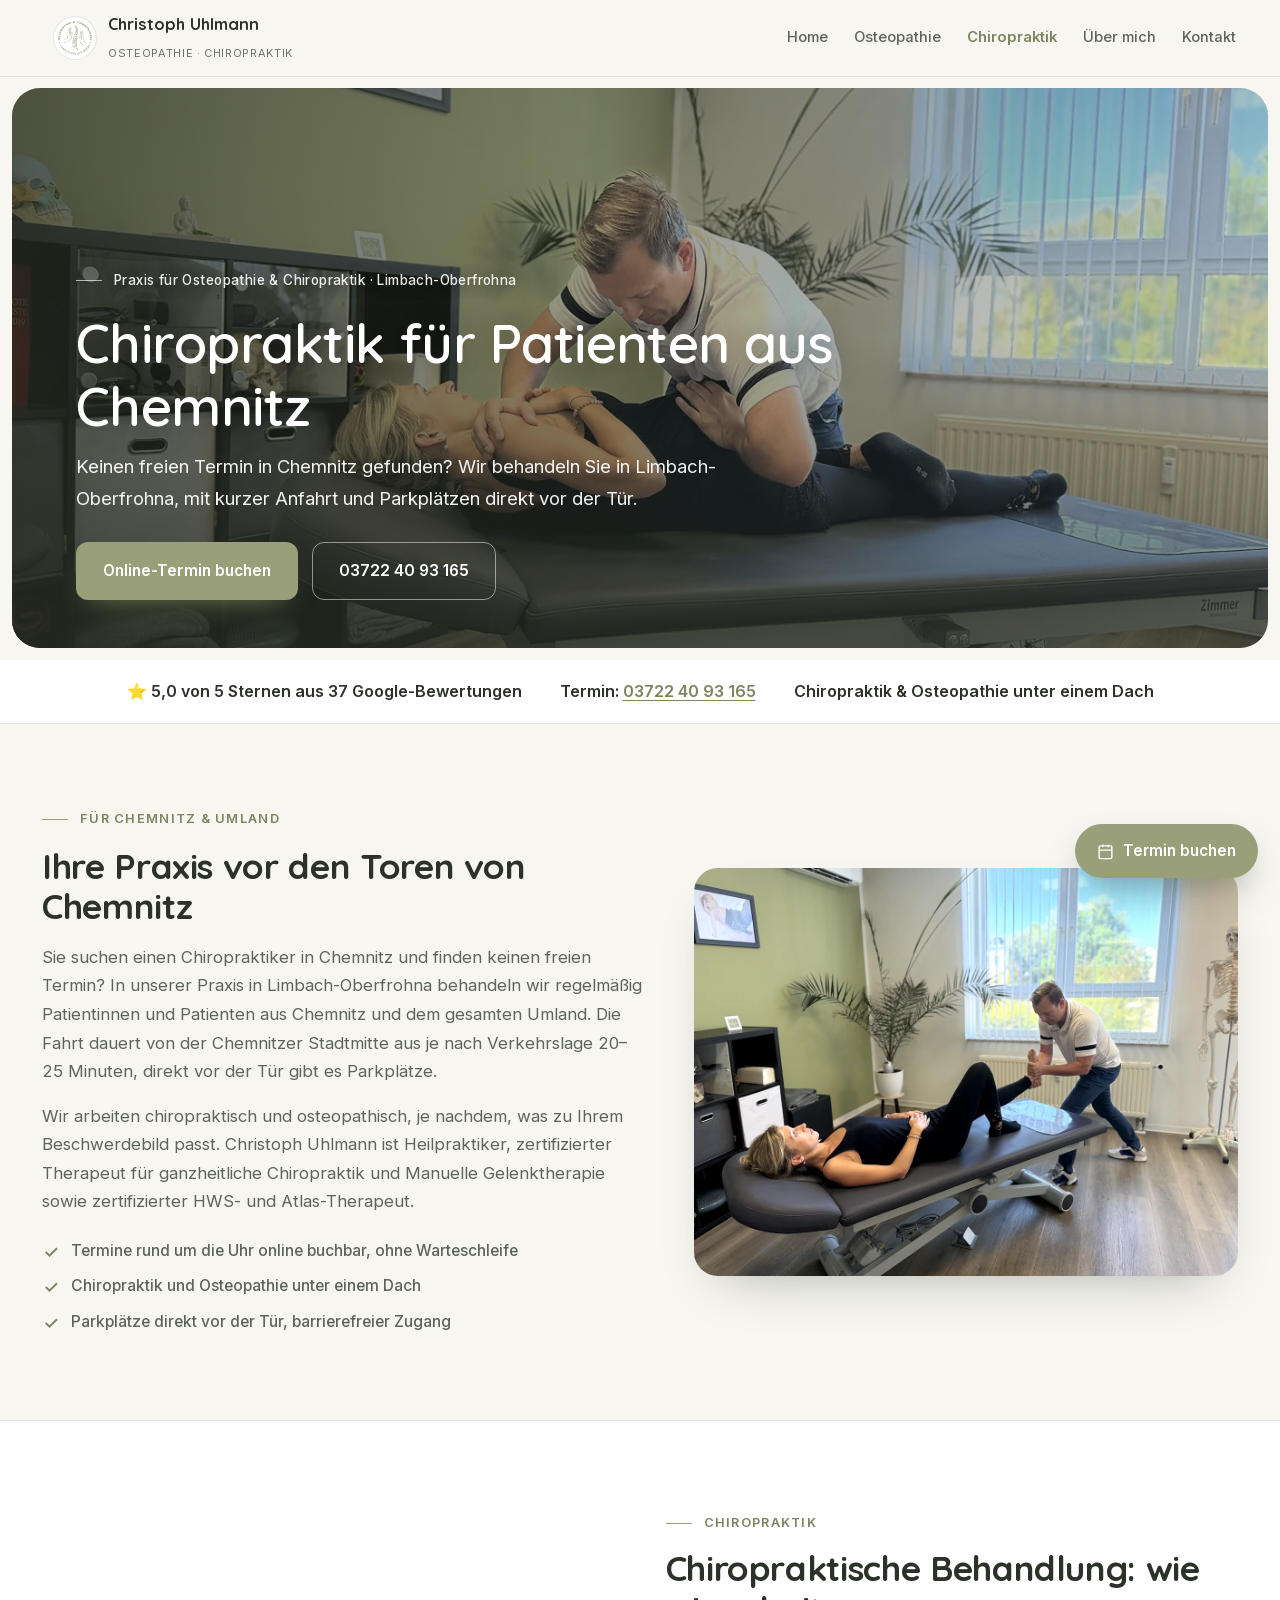
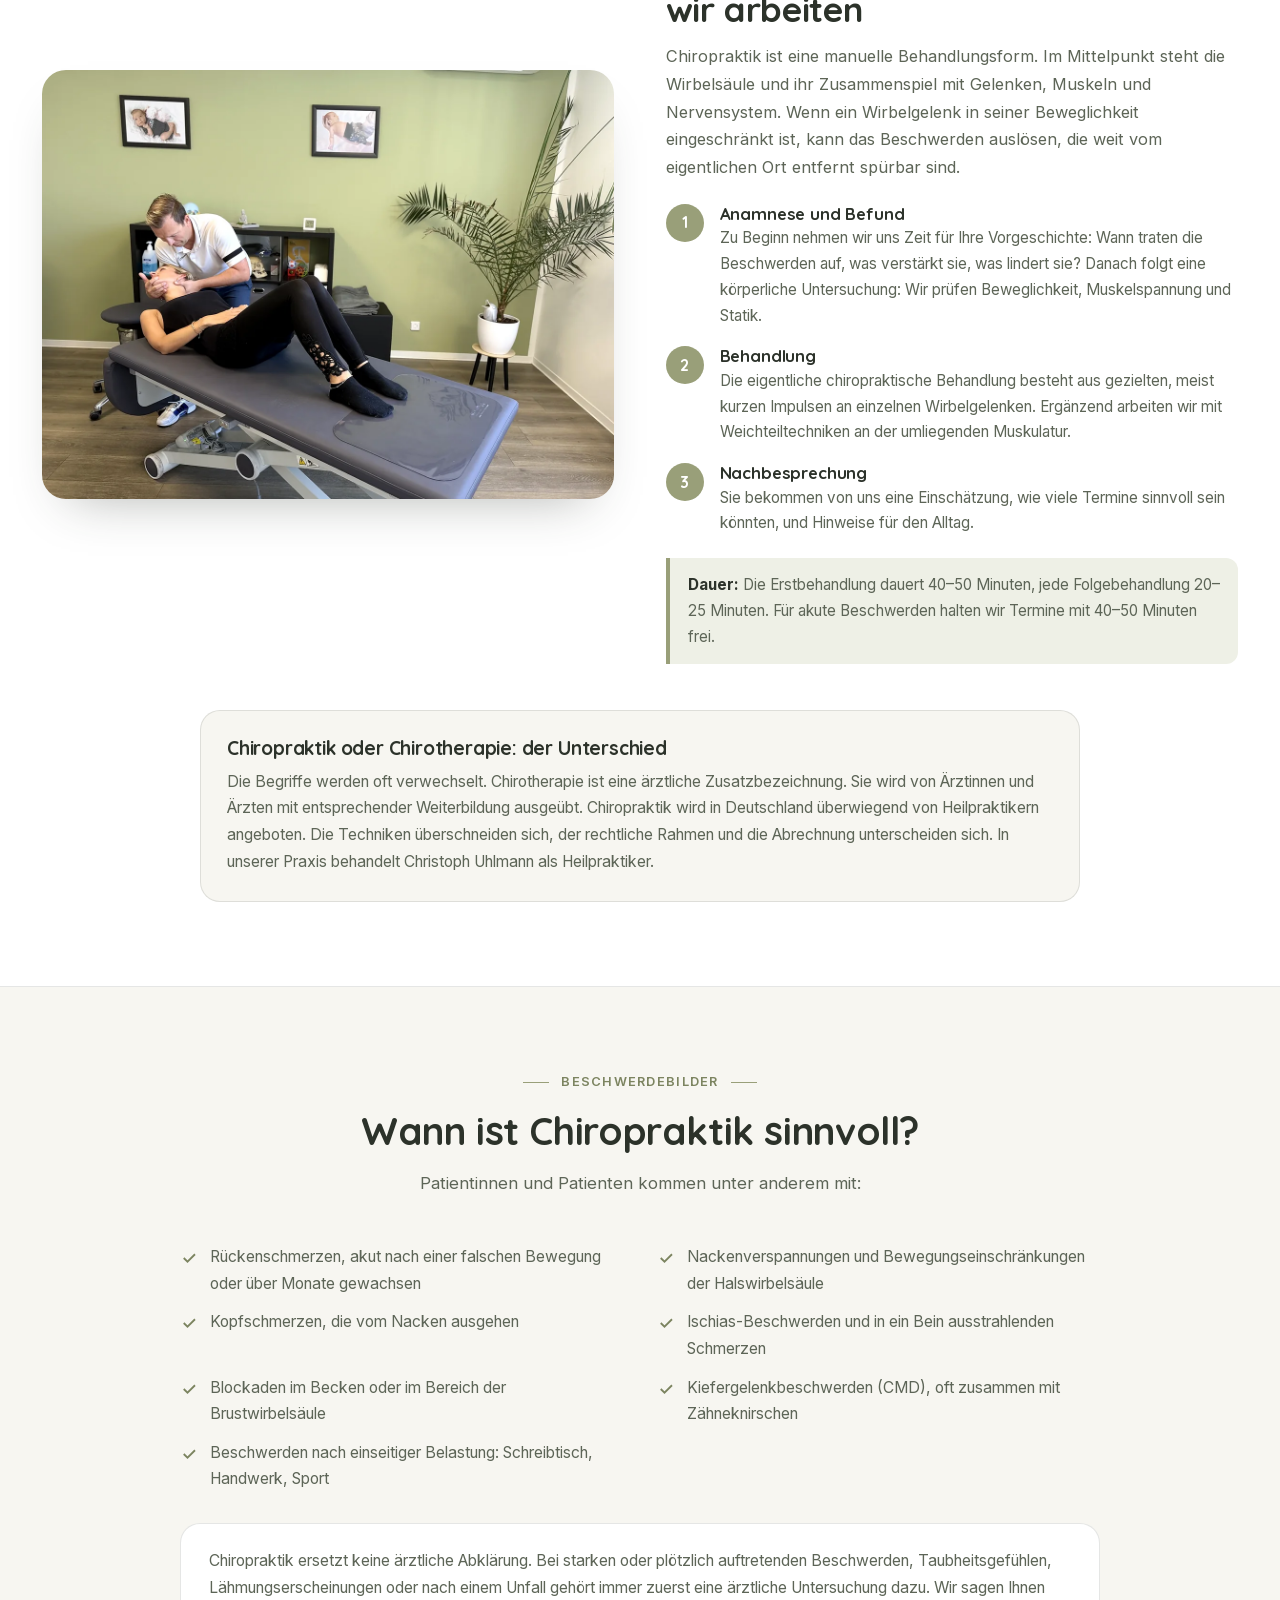
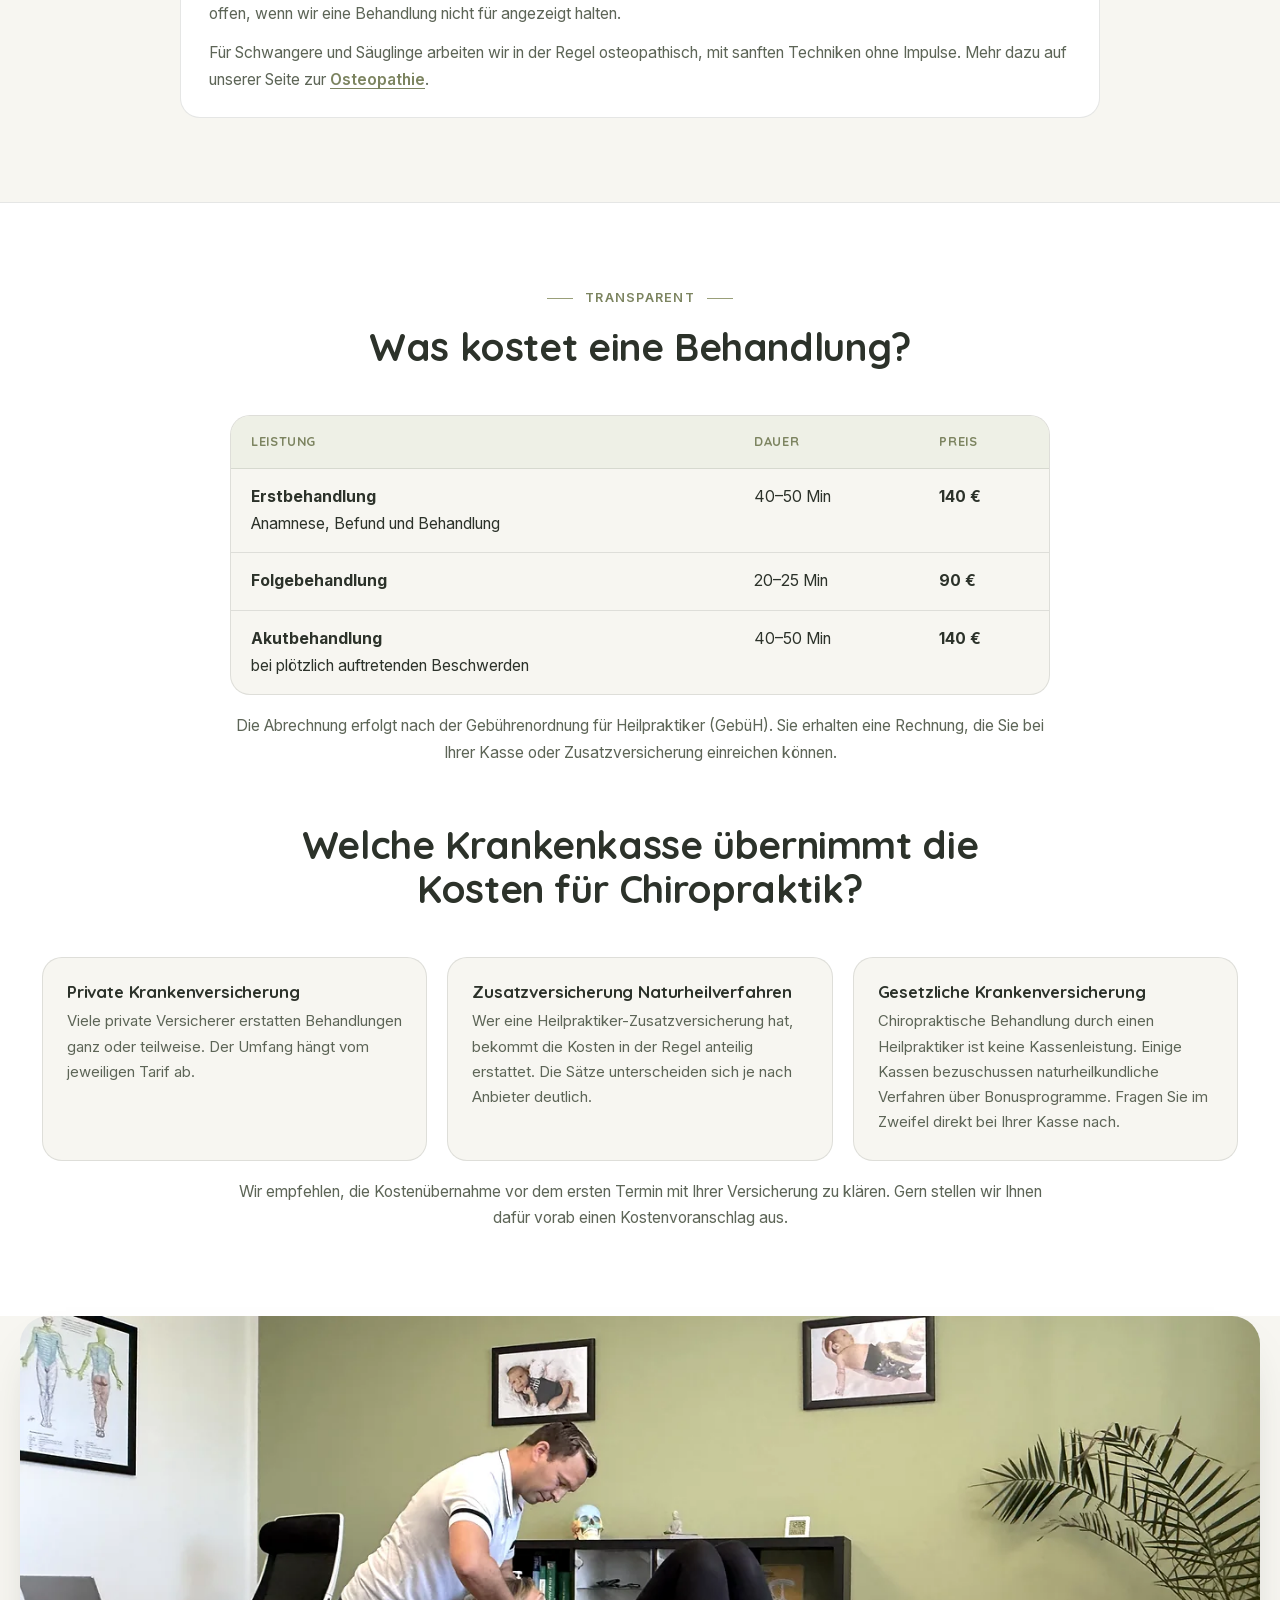
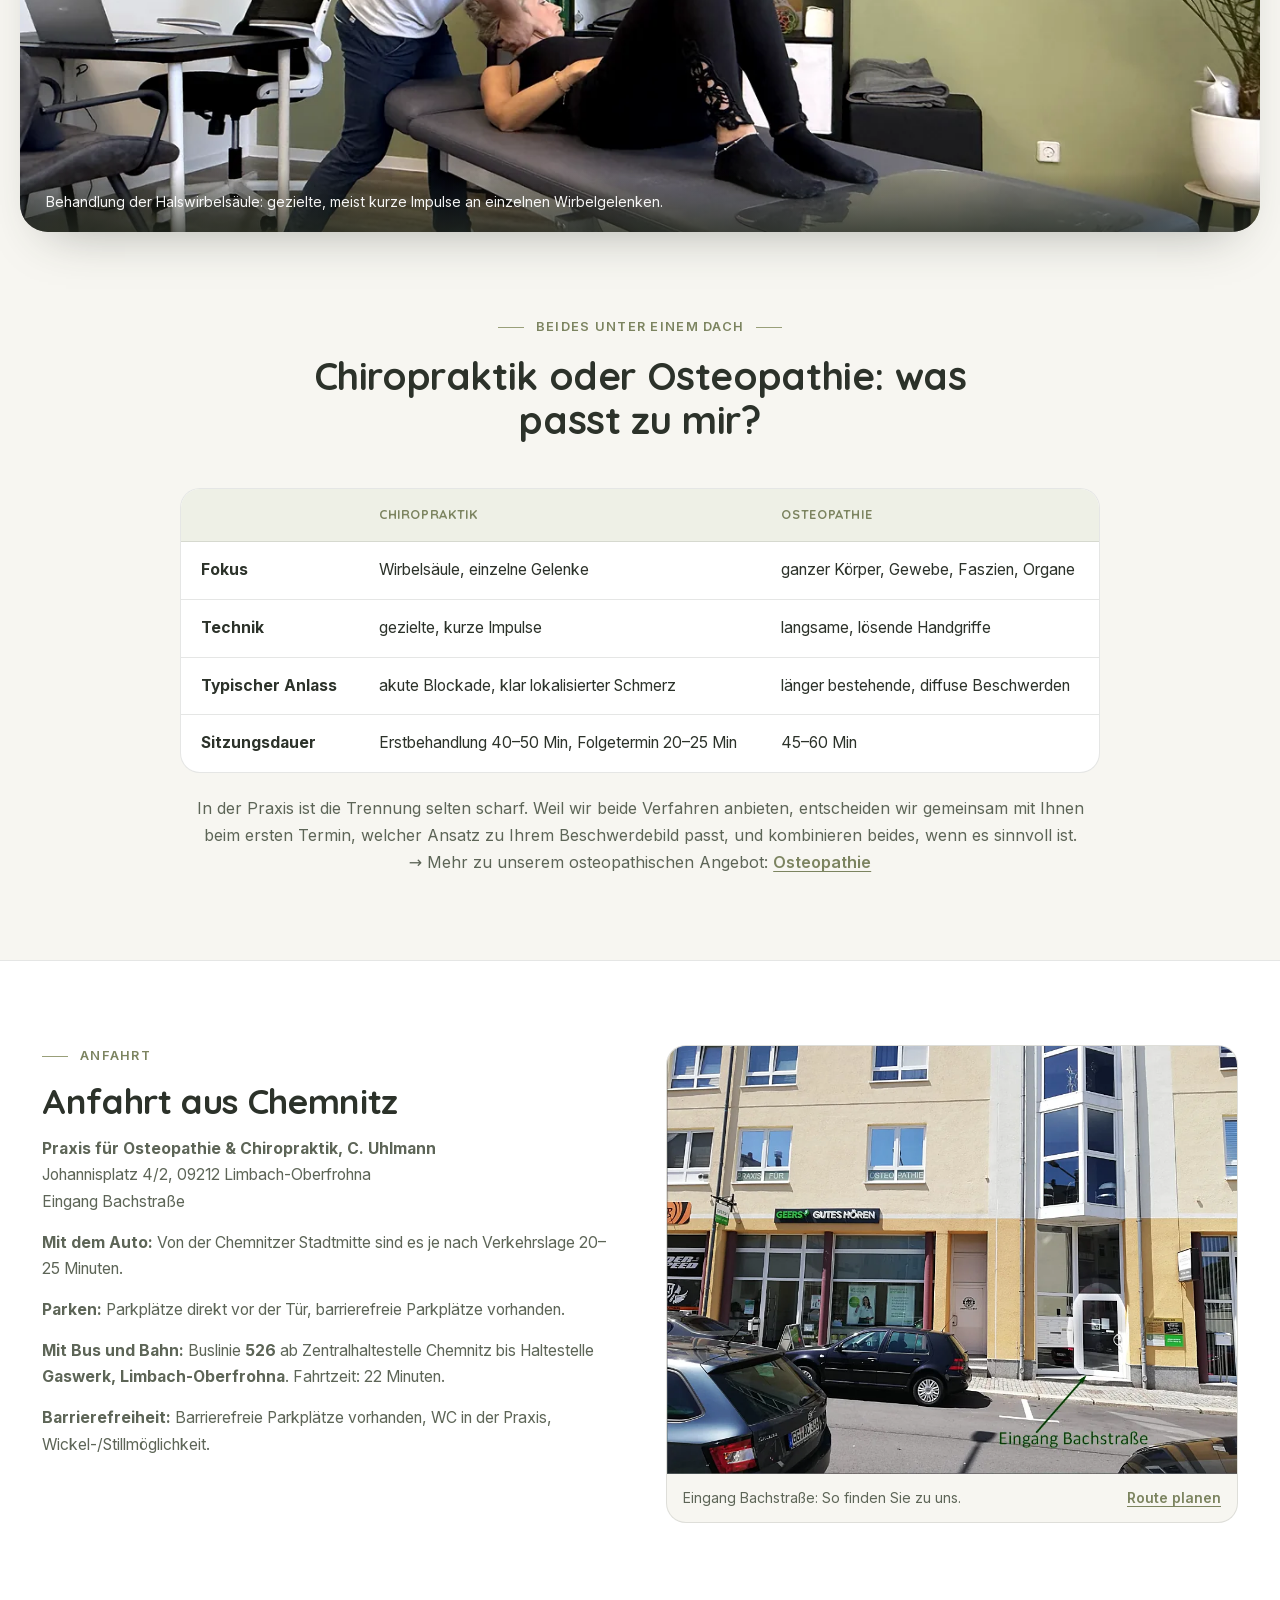
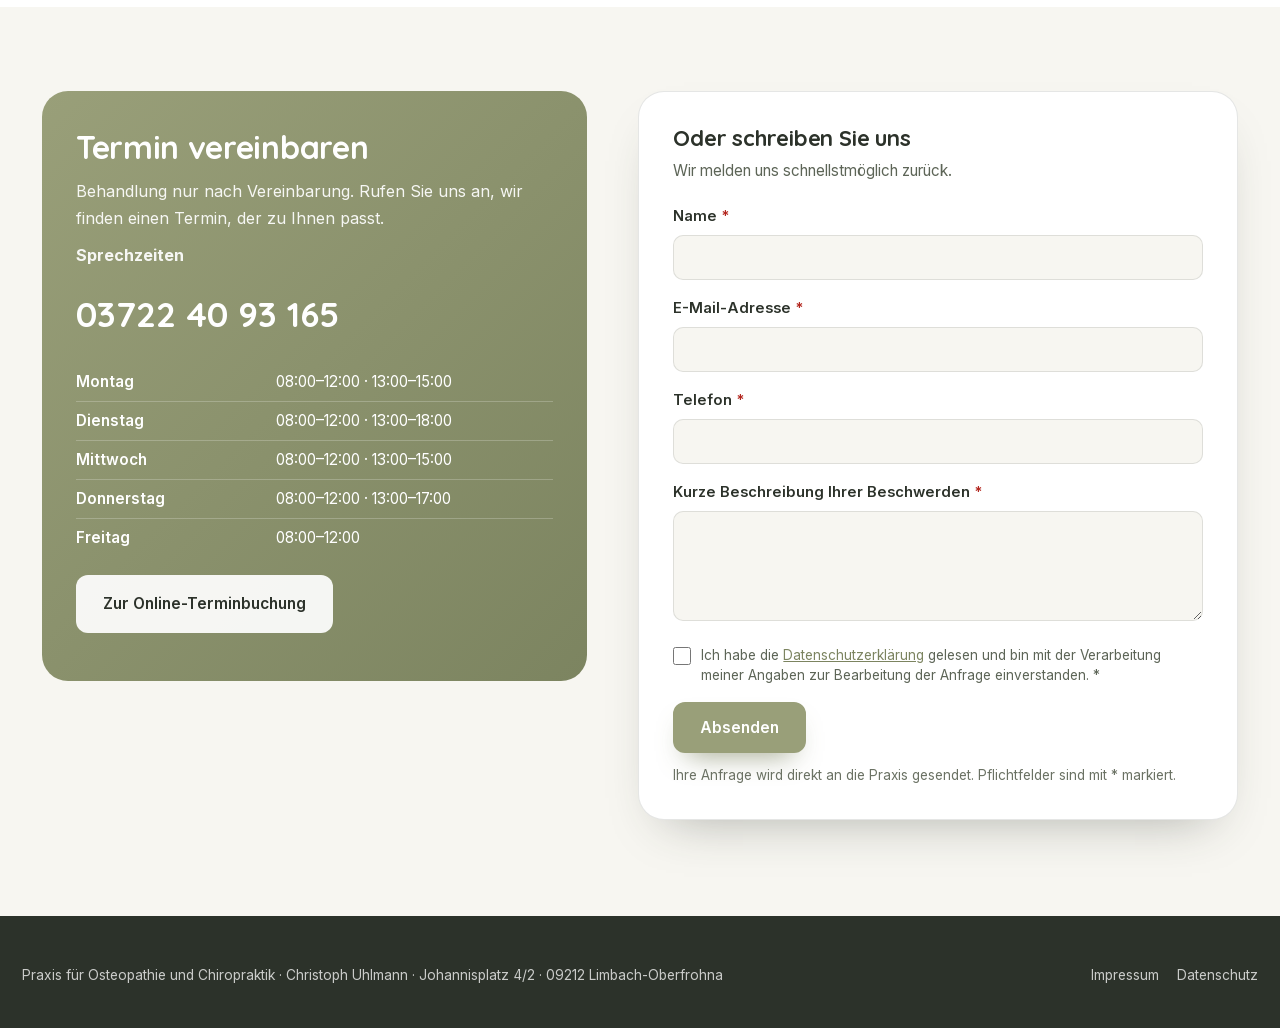
<file: osteopathie-limbach/chiropraktik.html>
<!DOCTYPE html>
<html lang="de">
<head>
<meta charset="UTF-8">
<meta name="viewport" content="width=device-width, initial-scale=1">
<title>Chiropraktik für Patienten aus Chemnitz | Praxis C. Uhlmann, Limbach-Oberfrohna</title>
<meta name="description" content="Chiropraktiker für Chemnitz gesucht? Praxis für Chiropraktik & Osteopathie in Limbach-Oberfrohna: kurze Anfahrt, Parkplätze vor der Tür, transparente Kosten. ☎ 03722 40 93 165">
<!-- STAGING: Freigabe ausstehend. Vor dem Livegang auf "index,follow,max-image-preview:large" aendern. -->
<meta name="robots" content="noindex,nofollow">
<link rel="canonical" href="https://osteopathie-limbach.de/chiropraktik">
<meta property="og:type" content="website">
<meta property="og:title" content="Chiropraktik für Patienten aus Chemnitz">
<meta property="og:description" content="Chiropraktik & Osteopathie in Limbach-Oberfrohna: kurze Anfahrt aus Chemnitz, Parkplätze direkt vor der Tür.">
<meta property="og:locale" content="de_DE">
<link rel="stylesheet" href="assets/fonts/fonts.css">
<style>
:root{
  --sage:#999f79; --sage-2:#a9b17f; --sage-dk:#7c8460; --sage-soft:#eef0e6;
  --cream:#f7f6f1; --ink:#2c322a; --soft:#5d6557; --muted:#6b7264;
  --white:#fff; --line:rgba(44,50,42,.12);
  --head:'Quicksand',system-ui,sans-serif; --body:'Inter',system-ui,sans-serif;
  --shadow:0 24px 50px -28px rgba(44,50,42,.4);
}
*{box-sizing:border-box;margin:0;padding:0}
html{scroll-behavior:smooth}
body{font-family:var(--body);background:var(--cream);color:var(--ink);line-height:1.7;-webkit-font-smoothing:antialiased;overflow-x:hidden}
a{color:inherit;text-decoration:none}
img,svg{display:block;max-width:100%}
img{height:auto}
picture{display:contents}
.wrap{max-width:1240px;margin:0 auto;padding:0 22px}
.narrow{max-width:880px;margin:0 auto}
section{position:relative}
h1,h2,h3,h4{font-family:var(--head);line-height:1.15;letter-spacing:-.01em;font-weight:700;color:var(--ink)}
p{color:var(--soft)}

.pill{display:inline-flex;align-items:center;gap:12px;color:var(--sage-dk);font-size:.8rem;font-weight:600;letter-spacing:.1em;text-transform:uppercase;width:fit-content}
.pill::before{content:"";width:26px;height:1px;background:var(--sage);flex:none}
.sec-head .pill::after{content:"";width:26px;height:1px;background:var(--sage);flex:none}
.btn{display:inline-flex;align-items:center;justify-content:center;gap:10px;font-family:var(--body);font-weight:600;font-size:.96rem;padding:15px 26px;border-radius:12px;border:1px solid transparent;cursor:pointer;transition:.25s;white-space:nowrap}
.btn-primary{background:var(--sage);color:#fff;box-shadow:0 14px 28px -14px rgba(124,132,96,.85)}
.btn-primary:hover{background:var(--sage-2);transform:translateY(-2px)}
.btn-ghost{background:transparent;border-color:rgba(255,255,255,.5);color:#fff}
.btn-ghost:hover{background:rgba(255,255,255,.14)}
.btn-light{background:rgba(255,255,255,.92);color:var(--ink)}
.btn-light:hover{background:#fff;transform:translateY(-2px)}
.sec-head{max-width:720px;margin:0 auto 46px;text-align:center;display:flex;flex-direction:column;align-items:center;gap:16px}
.sec-head h2{font-size:clamp(1.7rem,3.2vw,2.4rem)}
.sec-head p{font-size:1.05rem}

.reveal{opacity:0;transform:translateY(26px);transition:opacity .8s cubic-bezier(.2,.7,.2,1),transform .8s cubic-bezier(.2,.7,.2,1)}
.reveal.in{opacity:1;transform:none}

/* ---------- HEADER ---------- */
.hdr{position:fixed;top:0;left:0;right:0;z-index:100;background:rgba(247,246,241,.92);backdrop-filter:blur(14px);-webkit-backdrop-filter:blur(14px);border-bottom:1px solid var(--line)}
.hdr-in{max-width:1240px;margin:0 auto;padding:0 22px;height:76px;display:flex;align-items:center;justify-content:space-between;gap:18px}
.brand{display:flex;align-items:center;gap:11px;color:var(--ink)}
.brand .logo{width:44px;height:44px;border-radius:50%;background:#fff;padding:4px;object-fit:contain;flex:none;border:1px solid var(--line)}
.brand .bt{font-family:var(--head);font-weight:700;font-size:1.02rem;line-height:1.1}
.brand .bs{font-size:.68rem;color:var(--muted);letter-spacing:.06em;text-transform:uppercase}
.mainnav{display:flex;align-items:center;gap:22px;font-size:.92rem;font-weight:500}
.mainnav a{color:var(--soft);padding:6px 2px;transition:color .2s}
.mainnav a:hover{color:var(--ink)}
.mainnav a.on{color:var(--sage-dk);font-weight:600}
.burger{display:none;width:44px;height:44px;border-radius:999px;background:#fff;border:1px solid var(--line);cursor:pointer;color:var(--ink)}
.burger svg{margin:auto}

/* ---------- HERO ---------- */
.hero-pad{padding:88px 12px 12px}
.hero{position:relative;display:flex;flex-direction:column;justify-content:flex-end;min-height:min(64vh,560px);border-radius:28px;overflow:hidden}
.hero-bg{position:absolute;inset:0;z-index:0}
.hero-bg img{position:absolute;inset:0;width:100%;height:100%;object-fit:cover;object-position:center 30%}
.hero-scrim{position:absolute;inset:0;z-index:1;background:linear-gradient(90deg,rgba(38,44,34,.74) 0%,rgba(38,44,34,.38) 52%,rgba(38,44,34,.12) 100%),linear-gradient(180deg,rgba(38,44,34,.15) 0%,rgba(38,44,34,.1) 45%,rgba(38,44,34,.62) 100%)}
.hero-inner{position:relative;z-index:2;padding:60px clamp(24px,5vw,64px) 48px;max-width:900px}
.hero-badge{display:inline-flex;align-items:center;gap:12px;color:rgba(255,255,255,.9);font-size:.85rem;font-weight:500;letter-spacing:.03em;margin-bottom:20px;text-shadow:0 1px 14px rgba(0,0,0,.5)}
.hero-badge::before{content:"";width:26px;height:1px;background:rgba(255,255,255,.65);flex:none}
.hero h1{color:#fff;font-size:clamp(2rem,4.6vw,3.4rem);text-shadow:0 2px 30px rgba(0,0,0,.4);margin-bottom:14px;font-weight:600}
.hero-sub{color:rgba(255,255,255,.94);font-size:clamp(1rem,1.5vw,1.15rem);max-width:640px;margin-bottom:28px}
.hero-ctas{display:flex;gap:14px;flex-wrap:wrap}

/* ---------- TRUST ---------- */
.trustbar{background:var(--white);border-bottom:1px solid var(--line)}
.trustbar-in{max-width:1240px;margin:0 auto;padding:18px 22px;display:flex;flex-wrap:wrap;align-items:center;justify-content:center;gap:10px 38px;font-weight:600;color:var(--ink)}
.trustbar a{color:var(--sage-dk);text-decoration:underline;text-underline-offset:3px}
.trustbar a:hover{color:var(--ink)}

/* ---------- LEAD ---------- */
.lead-sec{padding:84px 0}
.lead-grid{display:grid;grid-template-columns:1.05fr .95fr;gap:clamp(28px,4vw,64px);align-items:center}
.lead-txt{display:flex;flex-direction:column;gap:16px;align-items:flex-start}
.lead-txt h2{font-size:clamp(1.6rem,3vw,2.2rem)}
.lead-txt p{font-size:1.05rem}
.usp{list-style:none;margin:6px 0 0;padding:0;display:flex;flex-direction:column;gap:9px}
.usp li{display:flex;gap:11px;align-items:flex-start;color:var(--soft);font-size:.98rem;font-weight:500}
.usp svg{flex:none;margin-top:5px;color:var(--sage-dk)}
.lead-media{border-radius:24px;overflow:hidden;box-shadow:var(--shadow)}
.lead-media img{width:100%;height:100%;object-fit:cover}

/* ---------- STEPS ---------- */
.work{padding:84px 0;background:var(--white);border-top:1px solid var(--line);border-bottom:1px solid var(--line)}
.work-grid{display:grid;grid-template-columns:1fr 1fr;gap:clamp(28px,4vw,64px);align-items:center}
.work-media{border-radius:24px;overflow:hidden;box-shadow:var(--shadow)}
.work-media img{width:100%;height:100%;object-fit:cover}
.work-txt h2{font-size:clamp(1.6rem,3vw,2.2rem);margin:14px 0 14px}
.work-txt>p{font-size:1.02rem;margin-bottom:22px}
.steps{display:flex;flex-direction:column;gap:18px;margin-bottom:22px}
.step{display:flex;gap:16px;align-items:flex-start}
.num{flex:none;width:38px;height:38px;border-radius:50%;background:var(--sage);color:#fff;display:grid;place-items:center;font-family:var(--head);font-weight:700}
.step h3{font-size:1.05rem;margin-bottom:2px}
.step p{font-size:.95rem}
.dauer{background:var(--sage-soft);border-left:4px solid var(--sage);border-radius:0 12px 12px 0;padding:14px 18px;font-size:.95rem;color:var(--soft)}
.dauer b{color:var(--ink)}

.subcard{background:var(--cream);border:1px solid var(--line);border-radius:20px;padding:26px;margin-top:46px}
.subcard h3{font-size:1.2rem;margin-bottom:10px}
.subcard p{font-size:.98rem}

/* ---------- WANN SINNVOLL ---------- */
.wann{padding:84px 0}
.checks{display:grid;grid-template-columns:1fr 1fr;gap:12px 34px;max-width:920px;margin:0 auto 30px}
.checks li{list-style:none;display:flex;gap:12px;align-items:flex-start;color:var(--soft);font-size:.98rem}
.checks svg{flex:none;margin-top:5px;color:var(--sage-dk)}
.warnbox{max-width:920px;margin:0 auto;background:var(--white);border:1px solid var(--line);border-radius:20px;padding:24px 28px}
.warnbox p{font-size:.98rem}
.warnbox p+p{margin-top:12px}

/* ---------- FOTO-BREAK ---------- */
.fotobreak{padding:0 12px}
.fotobreak figure{max-width:1240px;margin:0 auto;border-radius:28px;overflow:hidden;box-shadow:var(--shadow)}
.fotobreak img{width:100%;max-height:520px;object-fit:cover;object-position:center 35%}
.fotobreak figcaption{position:absolute;left:0;right:0;bottom:0;padding:18px 26px;background:linear-gradient(0deg,rgba(38,44,34,.72),transparent);color:rgba(255,255,255,.95);font-size:.88rem}
.fotobreak figure{position:relative}

/* ---------- KOSTEN ---------- */
.kosten{padding:84px 0;background:var(--white);border-top:1px solid var(--line)}
.pricecard{max-width:820px;margin:0 auto 18px;background:var(--cream);border:1px solid var(--line);border-radius:20px;overflow:hidden}
table{width:100%;border-collapse:collapse;font-size:.98rem}
th,td{padding:15px 20px;text-align:left;vertical-align:top;border-bottom:1px solid var(--line)}
tr:last-child td{border-bottom:none}
th{background:var(--sage-soft);color:var(--sage-dk);font-family:var(--head);font-weight:700;font-size:.8rem;letter-spacing:.05em;text-transform:uppercase}
td b{color:var(--ink)}
.tablewrap{overflow-x:auto}
.kosten .note{max-width:820px;margin:0 auto;font-size:.98rem;text-align:center}
.kk-grid{display:grid;grid-template-columns:repeat(3,1fr);gap:20px;margin:36px 0 18px}
.kk{background:var(--cream);border:1px solid var(--line);border-radius:20px;padding:24px}
.kk h3{font-size:1.05rem;margin-bottom:8px}
.kk p{font-size:.93rem}

/* ---------- VERGLEICH ---------- */
.vgl{padding:84px 0}
.vglcard{max-width:920px;margin:0 auto 22px;background:var(--white);border:1px solid var(--line);border-radius:20px;overflow:hidden}
.vgl .note{max-width:920px;margin:0 auto;font-size:1rem;text-align:center}
.vgl .note a,.warnbox a,.anf a.txt{color:var(--sage-dk);font-weight:600;text-decoration:underline;text-underline-offset:3px}
.vgl .note a:hover,.warnbox a:hover,.anf a.txt:hover{color:var(--ink)}

/* ---------- ANFAHRT ---------- */
.anf{padding:84px 0;background:var(--white);border-top:1px solid var(--line)}
.anf-grid{display:grid;grid-template-columns:1fr 1fr;gap:clamp(28px,4vw,64px);align-items:start}
.anf-txt{display:flex;flex-direction:column;gap:14px;align-items:flex-start}
.anf-txt h2{font-size:clamp(1.6rem,3vw,2.2rem)}
.anf-txt p{font-size:.98rem}
.centrance{margin:0;border-radius:20px;overflow:hidden;border:1px solid var(--line);background:var(--cream)}
.centrance img{width:100%;display:block;aspect-ratio:4/3;object-fit:cover}
.centrance figcaption{padding:12px 16px;font-size:.88rem;color:var(--soft);display:flex;align-items:center;justify-content:space-between;gap:12px;flex-wrap:wrap}
.centrance a{color:var(--sage-dk);font-weight:600;text-decoration:underline;text-underline-offset:3px}
.centrance a:hover{color:var(--ink)}

/* ---------- TERMIN ---------- */
.termin{padding:84px 0 96px}
.termin-grid{display:grid;grid-template-columns:1fr 1.1fr;gap:clamp(28px,4vw,56px);align-items:start}
.closing-box{background:linear-gradient(135deg,var(--sage) 0%,var(--sage-dk) 100%);border-radius:26px;padding:38px 34px;color:#fff}
.closing-box h2{color:#fff;font-size:clamp(1.5rem,2.6vw,2rem);margin-bottom:12px}
.closing-box p{color:rgba(255,255,255,.92);margin-bottom:10px}
.closing-box .hours{width:100%;border-collapse:collapse;margin:6px 0 4px;font-size:.95rem;background:none;border:none;border-radius:0}
.closing-box .hours th,.closing-box .hours td{padding:6px 0;border:none;border-bottom:1px solid rgba(255,255,255,.22);background:none;color:#fff;font-family:var(--body);font-size:.95rem;letter-spacing:0;text-transform:none}
.closing-box .hours th{font-weight:600;width:42%}
.closing-box .hours tr:last-child th,.closing-box .hours tr:last-child td{border-bottom:none}
.closing-box .phone{display:block;font-family:var(--head);font-size:clamp(1.6rem,3vw,2.2rem);font-weight:700;color:#fff;margin:16px 0 18px}
.closing-box .phone:hover{opacity:.9}
.cform{background:var(--white);border:1px solid var(--line);border-radius:26px;padding:34px;box-shadow:var(--shadow)}
.cform h3{font-size:1.4rem;margin-bottom:6px}
.cform .sub{font-size:.95rem;margin-bottom:20px}
.field{margin-bottom:16px}
.field label{display:block;font-weight:600;font-size:.92rem;color:var(--ink);margin-bottom:6px}
.field label .req{color:#b3261e}
.field input,.field textarea{width:100%;background:var(--cream);border:1px solid var(--line);border-radius:10px;padding:12px 14px;font-family:var(--body);font-size:.96rem;color:var(--ink)}
.field textarea{min-height:110px;resize:vertical}
.field input:focus,.field textarea:focus{outline:2px solid var(--sage);outline-offset:0;border-color:var(--sage)}
.check{display:flex;gap:10px;align-items:flex-start;font-size:.85rem;line-height:1.5;margin-bottom:16px;color:var(--soft)}
.check input{width:18px;height:18px;margin-top:2px;flex:none;accent-color:var(--sage-dk)}
.check a{color:var(--sage-dk);text-decoration:underline}
.hp{position:absolute;left:-9999px;top:-9999px}
.formhint{font-size:.85rem;line-height:1.5;color:var(--muted);margin-top:12px}

mark.todo{background:#fff3bf;color:#5f4b00;padding:1px 6px;border-radius:4px;font-weight:600}

/* ---------- FOOTER + FAB ---------- */
.foot{background:var(--ink);color:rgba(255,255,255,.75);padding:48px 22px 40px}
.foot-inner{max-width:1240px;margin:0 auto;display:flex;flex-wrap:wrap;gap:20px;justify-content:space-between;align-items:center}
.foot .fnote{font-size:.86rem}
.foot .flinks{display:flex;gap:18px;font-size:.86rem}
.foot .flinks a:hover{color:#fff}
.fab{position:fixed;right:22px;bottom:22px;z-index:90;display:inline-flex;align-items:center;gap:9px;background:var(--sage);color:#fff;font-size:.95rem;font-weight:600;padding:14px 22px;border-radius:999px;box-shadow:0 16px 34px -12px rgba(64,70,52,.55);transition:.25s}
.fab:hover{background:var(--sage-2);transform:translateY(-2px)}

/* ---------- DRAWER ---------- */
.scrim{position:fixed;inset:0;background:rgba(30,34,28,.45);opacity:0;pointer-events:none;transition:opacity .3s;z-index:110}
.scrim.show{opacity:1;pointer-events:auto}
.drawer{position:fixed;top:0;right:0;bottom:0;width:min(300px,84vw);background:var(--cream);z-index:120;padding:70px 28px 28px;display:flex;flex-direction:column;gap:4px;transform:translateX(100%);transition:transform .35s cubic-bezier(.2,.7,.2,1)}
.drawer.show{transform:none}
.drawer a{font-size:.95rem;font-weight:500;color:var(--ink);padding:12px 0;border-bottom:1px solid var(--line)}
.dclose{position:absolute;top:16px;right:16px;width:40px;height:40px;background:none;border:none;cursor:pointer;color:var(--ink)}

@media(max-width:900px){
  .mainnav{display:none}
  .burger{display:grid}
  .lead-grid,.work-grid,.anf-grid,.termin-grid{grid-template-columns:1fr;gap:36px}
  .checks{grid-template-columns:1fr}
  .kk-grid{grid-template-columns:1fr}
  .work-media{order:-1}
}
@media(max-width:600px){
  .hero-pad{padding-top:78px}
  .hero{border-radius:22px;min-height:70vh}
  .hero-ctas{width:100%}
  .hero-ctas .btn{flex:1}
  .lead-sec,.work,.wann,.kosten,.vgl,.anf,.termin{padding:58px 0}
  .cform{padding:24px}
  .fab{right:14px;bottom:14px;padding:12px 17px;font-size:.9rem}
}
@media(prefers-reduced-motion:reduce){
  *{animation:none!important;transition:none!important}
  .reveal{opacity:1;transform:none}
}
</style>
</head>
<body>

<!-- ============ HEADER ============ -->
<header class="hdr">
  <div class="hdr-in">
    <a href="/" class="brand" aria-label="Zur Startseite">
      <picture><source srcset="assets/images/logo.webp" type="image/webp"><img class="logo" src="assets/images/logo.png" width="416" height="424" alt=""></picture>
      <span><span class="bt">Christoph Uhlmann</span><br><span class="bs">Osteopathie · Chiropraktik</span></span>
    </a>
    <nav class="mainnav" aria-label="Hauptnavigation">
      <a href="/">Home</a>
      <a href="/#osteopathie">Osteopathie</a>
      <a href="/#chiropraktik" class="on">Chiropraktik</a>
      <a href="/#ueber-mich">Über mich</a>
      <a href="/#kontakt">Kontakt</a>
    </nav>
    <button class="burger" id="openDrawer" aria-label="Menü öffnen"><svg width="20" height="20" viewBox="0 0 24 24" fill="none" stroke="currentColor" stroke-width="2"><path d="M3 6h18M3 12h18M3 18h18"/></svg></button>
  </div>
</header>

<!-- ============ HERO ============ -->
<div class="hero-pad">
  <section class="hero">
    <div class="hero-bg">
      <picture><source type="image/webp" sizes="100vw" srcset="assets/images/chiropraktik-chemnitz-hero-1400.webp 1400w, assets/images/chiropraktik-chemnitz-hero.webp 2048w"><img sizes="100vw" srcset="assets/images/chiropraktik-chemnitz-hero-1400.jpg 1400w, assets/images/chiropraktik-chemnitz-hero.jpg 2048w" src="assets/images/chiropraktik-chemnitz-hero.jpg" width="2048" height="877" alt="Christoph Uhlmann behandelt die Halswirbelsäule einer sitzenden Patientin in der Praxis in Limbach-Oberfrohna" fetchpriority="high"></picture>
    </div>
    <div class="hero-scrim" aria-hidden="true"></div>
    <div class="hero-inner">
      <div class="hero-badge">Praxis für Osteopathie &amp; Chiropraktik · Limbach-Oberfrohna</div>
      <h1>Chiropraktik für Patienten aus Chemnitz</h1>
      <p class="hero-sub">Keinen freien Termin in Chemnitz gefunden? Wir behandeln Sie in Limbach-Oberfrohna, mit kurzer Anfahrt und Parkplätzen direkt vor der Tür.</p>
      <div class="hero-ctas">
        <a href="https://my.lemniscus.de/pss/d44185dd-6bc0-4c9a-9c56-953efe9b4d33" class="btn btn-primary" target="_blank" rel="noopener">Online-Termin buchen</a>
        <a href="tel:+4937224093165" class="btn btn-ghost">03722 40 93 165</a>
      </div>
    </div>
  </section>
</div>

<!-- ============ TRUST ============ -->
<div class="trustbar">
  <div class="trustbar-in">
    <span>⭐ 5,0 von 5 Sternen aus 37 Google-Bewertungen</span>
    <span>Termin: <a href="tel:+4937224093165">03722 40 93 165</a></span>
    <span>Chiropraktik &amp; Osteopathie unter einem Dach</span>
  </div>
</div>

<!-- ============ LEAD ============ -->
<section class="lead-sec">
  <div class="wrap">
    <div class="lead-grid">
      <div class="lead-txt reveal">
        <span class="pill">Für Chemnitz &amp; Umland</span>
        <h2>Ihre Praxis vor den Toren von Chemnitz</h2>
        <p>Sie suchen einen Chiropraktiker in Chemnitz und finden keinen freien Termin? In unserer Praxis in Limbach-Oberfrohna behandeln wir regelmäßig Patientinnen und Patienten aus Chemnitz und dem gesamten Umland. Die Fahrt dauert von der Chemnitzer Stadtmitte aus je nach Verkehrslage 20–25 Minuten, direkt vor der Tür gibt es Parkplätze.</p>
        <p>Wir arbeiten chiropraktisch und osteopathisch, je nachdem, was zu Ihrem Beschwerdebild passt. Christoph Uhlmann ist Heilpraktiker, zertifizierter Therapeut für ganzheitliche Chiropraktik und Manuelle Gelenktherapie sowie zertifizierter HWS- und Atlas-Therapeut.</p>
        <ul class="usp">
          <li><svg width="18" height="18" viewBox="0 0 24 24" fill="none" stroke="currentColor" stroke-width="2.4"><path d="M5 12l5 5L20 7"/></svg>Termine rund um die Uhr online buchbar, ohne Warteschleife</li>
          <li><svg width="18" height="18" viewBox="0 0 24 24" fill="none" stroke="currentColor" stroke-width="2.4"><path d="M5 12l5 5L20 7"/></svg>Chiropraktik und Osteopathie unter einem Dach</li>
          <li><svg width="18" height="18" viewBox="0 0 24 24" fill="none" stroke="currentColor" stroke-width="2.4"><path d="M5 12l5 5L20 7"/></svg>Parkplätze direkt vor der Tür, barrierefreier Zugang</li>
        </ul>
      </div>
      <div class="lead-media reveal">
        <picture><source srcset="assets/images/chiropraktik-untersuchung-praxis-uhlmann.webp" type="image/webp"><img src="assets/images/chiropraktik-untersuchung-praxis-uhlmann.jpg" width="1600" height="1200" alt="Christoph Uhlmann prüft Beweglichkeit und Statik einer Patientin auf der Behandlungsliege in Limbach-Oberfrohna" loading="lazy"></picture>
      </div>
    </div>
  </div>
</section>

<!-- ============ WIE WIR ARBEITEN ============ -->
<section class="work">
  <div class="wrap">
    <div class="work-grid">
      <div class="work-media reveal">
        <picture><source srcset="assets/images/chiropraktik-mobilisation-bws-praxis-uhlmann.webp" type="image/webp"><img src="assets/images/chiropraktik-mobilisation-bws-praxis-uhlmann.jpg" width="1600" height="1200" alt="Chiropraktische Behandlung der Brustwirbelsäule in Seitenlage im Behandlungsraum der Praxis C. Uhlmann in Limbach-Oberfrohna" loading="lazy"></picture>
      </div>
      <div class="work-txt reveal">
        <span class="pill">Chiropraktik</span>
        <h2>Chiropraktische Behandlung: wie wir arbeiten</h2>
        <p>Chiropraktik ist eine manuelle Behandlungsform. Im Mittelpunkt steht die Wirbelsäule und ihr Zusammenspiel mit Gelenken, Muskeln und Nervensystem. Wenn ein Wirbelgelenk in seiner Beweglichkeit eingeschränkt ist, kann das Beschwerden auslösen, die weit vom eigentlichen Ort entfernt spürbar sind.</p>
        <div class="steps">
          <div class="step">
            <div class="num">1</div>
            <div><h3>Anamnese und Befund</h3><p>Zu Beginn nehmen wir uns Zeit für Ihre Vorgeschichte: Wann traten die Beschwerden auf, was verstärkt sie, was lindert sie? Danach folgt eine körperliche Untersuchung: Wir prüfen Beweglichkeit, Muskelspannung und Statik.</p></div>
          </div>
          <div class="step">
            <div class="num">2</div>
            <div><h3>Behandlung</h3><p>Die eigentliche chiropraktische Behandlung besteht aus gezielten, meist kurzen Impulsen an einzelnen Wirbelgelenken. Ergänzend arbeiten wir mit Weichteiltechniken an der umliegenden Muskulatur.</p></div>
          </div>
          <div class="step">
            <div class="num">3</div>
            <div><h3>Nachbesprechung</h3><p>Sie bekommen von uns eine Einschätzung, wie viele Termine sinnvoll sein könnten, und Hinweise für den Alltag.</p></div>
          </div>
        </div>
        <div class="dauer"><b>Dauer:</b> Die Erstbehandlung dauert 40–50 Minuten, jede Folgebehandlung 20–25 Minuten. Für akute Beschwerden halten wir Termine mit 40–50 Minuten frei.</div>
      </div>
    </div>
    <div class="subcard narrow reveal">
      <h3>Chiropraktik oder Chirotherapie: der Unterschied</h3>
      <p>Die Begriffe werden oft verwechselt. Chirotherapie ist eine ärztliche Zusatzbezeichnung. Sie wird von Ärztinnen und Ärzten mit entsprechender Weiterbildung ausgeübt. Chiropraktik wird in Deutschland überwiegend von Heilpraktikern angeboten. Die Techniken überschneiden sich, der rechtliche Rahmen und die Abrechnung unterscheiden sich. In unserer Praxis behandelt Christoph Uhlmann als Heilpraktiker.</p>
    </div>
  </div>
</section>

<!-- ============ WANN SINNVOLL ============ -->
<section class="wann">
  <div class="wrap">
    <div class="sec-head reveal">
      <span class="pill">Beschwerdebilder</span>
      <h2>Wann ist Chiropraktik sinnvoll?</h2>
      <p>Patientinnen und Patienten kommen unter anderem mit:</p>
    </div>
    <ul class="checks reveal">
      <li><svg width="18" height="18" viewBox="0 0 24 24" fill="none" stroke="currentColor" stroke-width="2.4"><path d="M5 12l5 5L20 7"/></svg>Rückenschmerzen, akut nach einer falschen Bewegung oder über Monate gewachsen</li>
      <li><svg width="18" height="18" viewBox="0 0 24 24" fill="none" stroke="currentColor" stroke-width="2.4"><path d="M5 12l5 5L20 7"/></svg>Nackenverspannungen und Bewegungseinschränkungen der Halswirbelsäule</li>
      <li><svg width="18" height="18" viewBox="0 0 24 24" fill="none" stroke="currentColor" stroke-width="2.4"><path d="M5 12l5 5L20 7"/></svg>Kopfschmerzen, die vom Nacken ausgehen</li>
      <li><svg width="18" height="18" viewBox="0 0 24 24" fill="none" stroke="currentColor" stroke-width="2.4"><path d="M5 12l5 5L20 7"/></svg>Ischias-Beschwerden und in ein Bein ausstrahlenden Schmerzen</li>
      <li><svg width="18" height="18" viewBox="0 0 24 24" fill="none" stroke="currentColor" stroke-width="2.4"><path d="M5 12l5 5L20 7"/></svg>Blockaden im Becken oder im Bereich der Brustwirbelsäule</li>
      <li><svg width="18" height="18" viewBox="0 0 24 24" fill="none" stroke="currentColor" stroke-width="2.4"><path d="M5 12l5 5L20 7"/></svg>Kiefergelenkbeschwerden (CMD), oft zusammen mit Zähneknirschen</li>
      <li><svg width="18" height="18" viewBox="0 0 24 24" fill="none" stroke="currentColor" stroke-width="2.4"><path d="M5 12l5 5L20 7"/></svg>Beschwerden nach einseitiger Belastung: Schreibtisch, Handwerk, Sport</li>
    </ul>
    <div class="warnbox reveal">
      <p>Chiropraktik ersetzt keine ärztliche Abklärung. Bei starken oder plötzlich auftretenden Beschwerden, Taubheitsgefühlen, Lähmungserscheinungen oder nach einem Unfall gehört immer zuerst eine ärztliche Untersuchung dazu. Wir sagen Ihnen offen, wenn wir eine Behandlung nicht für angezeigt halten.</p>
      <p>Für Schwangere und Säuglinge arbeiten wir in der Regel osteopathisch, mit sanften Techniken ohne Impulse. Mehr dazu auf unserer Seite zur <a href="/#osteopathie">Osteopathie</a>.</p>
    </div>
  </div>
</section>

<!-- ============ KOSTEN ============ -->
<section class="kosten">
  <div class="wrap">
    <div class="sec-head reveal">
      <span class="pill">Transparent</span>
      <h2>Was kostet eine Behandlung?</h2>
    </div>
    <div class="pricecard reveal">
      <div class="tablewrap">
        <table>
          <thead><tr><th scope="col">Leistung</th><th scope="col">Dauer</th><th scope="col">Preis</th></tr></thead>
          <tbody>
            <tr><td><b>Erstbehandlung</b><br>Anamnese, Befund und Behandlung</td><td>40–50 Min</td><td><b>140 €</b></td></tr>
            <tr><td><b>Folgebehandlung</b></td><td>20–25 Min</td><td><b>90 €</b></td></tr>
            <tr><td><b>Akutbehandlung</b><br>bei plötzlich auftretenden Beschwerden</td><td>40–50 Min</td><td><b>140 €</b></td></tr>
          </tbody>
        </table>
      </div>
    </div>
    <p class="note reveal">Die Abrechnung erfolgt nach der Gebührenordnung für Heilpraktiker (GebüH). Sie erhalten eine Rechnung, die Sie bei Ihrer Kasse oder Zusatzversicherung einreichen können.</p>

    <div class="sec-head reveal" style="margin-top:56px">
      <h2>Welche Krankenkasse übernimmt die Kosten für Chiropraktik?</h2>
    </div>
    <div class="kk-grid reveal">
      <div class="kk"><h3>Private Krankenversicherung</h3><p>Viele private Versicherer erstatten Behandlungen ganz oder teilweise. Der Umfang hängt vom jeweiligen Tarif ab.</p></div>
      <div class="kk"><h3>Zusatzversicherung Naturheilverfahren</h3><p>Wer eine Heilpraktiker-Zusatzversicherung hat, bekommt die Kosten in der Regel anteilig erstattet. Die Sätze unterscheiden sich je nach Anbieter deutlich.</p></div>
      <div class="kk"><h3>Gesetzliche Krankenversicherung</h3><p>Chiropraktische Behandlung durch einen Heilpraktiker ist keine Kassenleistung. Einige Kassen bezuschussen naturheilkundliche Verfahren über Bonusprogramme. Fragen Sie im Zweifel direkt bei Ihrer Kasse nach.</p></div>
    </div>
    <p class="note reveal">Wir empfehlen, die Kostenübernahme vor dem ersten Termin mit Ihrer Versicherung zu klären. Gern stellen wir Ihnen dafür vorab einen Kostenvoranschlag aus.</p>
  </div>
</section>

<!-- ============ FOTO-BREAK ============ -->
<div class="fotobreak">
  <figure class="reveal">
    <picture><source type="image/webp" sizes="(max-width:1264px) 100vw, 1240px" srcset="assets/images/chiropraktik-behandlung-hws-praxis-uhlmann-1400.webp 1400w, assets/images/chiropraktik-behandlung-hws-praxis-uhlmann.webp 2048w"><img sizes="(max-width:1264px) 100vw, 1240px" srcset="assets/images/chiropraktik-behandlung-hws-praxis-uhlmann-1400.jpg 1400w, assets/images/chiropraktik-behandlung-hws-praxis-uhlmann.jpg 2048w" src="assets/images/chiropraktik-behandlung-hws-praxis-uhlmann.jpg" width="2048" height="1536" alt="Chiropraktische Behandlung der Halswirbelsäule in Rückenlage in der Praxis für Osteopathie und Chiropraktik in Limbach-Oberfrohna" loading="lazy"></picture>
    <figcaption>Behandlung der Halswirbelsäule: gezielte, meist kurze Impulse an einzelnen Wirbelgelenken.</figcaption>
  </figure>
</div>

<!-- ============ VERGLEICH ============ -->
<section class="vgl">
  <div class="wrap">
    <div class="sec-head reveal">
      <span class="pill">Beides unter einem Dach</span>
      <h2>Chiropraktik oder Osteopathie: was passt zu mir?</h2>
    </div>
    <div class="vglcard reveal">
      <div class="tablewrap">
        <table>
          <thead><tr><th scope="col"></th><th scope="col">Chiropraktik</th><th scope="col">Osteopathie</th></tr></thead>
          <tbody>
            <tr><td><b>Fokus</b></td><td>Wirbelsäule, einzelne Gelenke</td><td>ganzer Körper, Gewebe, Faszien, Organe</td></tr>
            <tr><td><b>Technik</b></td><td>gezielte, kurze Impulse</td><td>langsame, lösende Handgriffe</td></tr>
            <tr><td><b>Typischer Anlass</b></td><td>akute Blockade, klar lokalisierter Schmerz</td><td>länger bestehende, diffuse Beschwerden</td></tr>
            <tr><td><b>Sitzungsdauer</b></td><td>Erstbehandlung 40–50 Min, Folgetermin 20–25 Min</td><td>45–60 Min</td></tr>
          </tbody>
        </table>
      </div>
    </div>
    <p class="note reveal">In der Praxis ist die Trennung selten scharf. Weil wir beide Verfahren anbieten, entscheiden wir gemeinsam mit Ihnen beim ersten Termin, welcher Ansatz zu Ihrem Beschwerdebild passt, und kombinieren beides, wenn es sinnvoll ist.<br>→ Mehr zu unserem osteopathischen Angebot: <a href="/#osteopathie">Osteopathie</a></p>
  </div>
</section>

<!-- ============ ANFAHRT ============ -->
<section class="anf">
  <div class="wrap">
    <div class="anf-grid">
      <div class="anf-txt reveal">
        <span class="pill">Anfahrt</span>
        <h2>Anfahrt aus Chemnitz</h2>
        <p><b>Praxis für Osteopathie &amp; Chiropraktik, C. Uhlmann</b><br>
        Johannisplatz 4/2, 09212 Limbach-Oberfrohna<br>
        Eingang Bachstraße</p>
        <p><b>Mit dem Auto:</b> Von der Chemnitzer Stadtmitte sind es je nach Verkehrslage 20–25 Minuten.</p>
        <p><b>Parken:</b> Parkplätze direkt vor der Tür, barrierefreie Parkplätze vorhanden.</p>
        <p><b>Mit Bus und Bahn:</b> Buslinie <b>526</b> ab Zentralhaltestelle Chemnitz bis Haltestelle <b>Gaswerk, Limbach-Oberfrohna</b>. Fahrtzeit: 22 Minuten.</p>
        <p><b>Barrierefreiheit:</b> Barrierefreie Parkplätze vorhanden, WC in der Praxis, Wickel-/Stillmöglichkeit.</p>
      </div>
      <figure class="centrance reveal">
        <picture><source srcset="assets/images/eingang-bachstrasse.webp" type="image/webp"><img src="assets/images/eingang-bachstrasse.jpg" width="960" height="720" alt="Hauseingang Bachstraße mit Glastür, Zugang zur Praxis am Johannisplatz 4/2 in Limbach-Oberfrohna" loading="lazy"></picture>
        <figcaption>
          <span>Eingang Bachstraße: So finden Sie zu uns.</span>
          <a href="https://www.google.com/maps/dir/?api=1&amp;destination=Johannisplatz+4%2C+09212+Limbach-Oberfrohna" target="_blank" rel="noopener noreferrer">Route planen</a>
        </figcaption>
      </figure>
    </div>
  </div>
</section>

<!-- ============ TERMIN ============ -->
<section class="termin" id="termin">
  <div class="wrap">
    <div class="termin-grid">
      <div class="closing-box reveal">
        <h2>Termin vereinbaren</h2>
        <p>Behandlung nur nach Vereinbarung. Rufen Sie uns an, wir finden einen Termin, der zu Ihnen passt.</p>
        <p><b>Sprechzeiten</b></p>
        <a class="phone" href="tel:+4937224093165">03722 40 93 165</a>
        <table class="hours">
          <tbody>
            <tr><th scope="row">Montag</th><td>08:00–12:00 · 13:00–15:00</td></tr>
            <tr><th scope="row">Dienstag</th><td>08:00–12:00 · 13:00–18:00</td></tr>
            <tr><th scope="row">Mittwoch</th><td>08:00–12:00 · 13:00–15:00</td></tr>
            <tr><th scope="row">Donnerstag</th><td>08:00–12:00 · 13:00–17:00</td></tr>
            <tr><th scope="row">Freitag</th><td>08:00–12:00</td></tr>
          </tbody>
        </table>
        <p style="margin-top:18px"><a href="https://my.lemniscus.de/pss/d44185dd-6bc0-4c9a-9c56-953efe9b4d33" class="btn btn-light" target="_blank" rel="noopener">Zur Online-Terminbuchung</a></p>
      </div>
      <div class="cform reveal">
        <h3>Oder schreiben Sie uns</h3>
        <p class="sub">Wir melden uns schnellstmöglich zurück.</p>
        <form id="contactForm">
          <div class="field"><label for="cf-name">Name <span class="req">*</span></label><input type="text" id="cf-name" name="name" required autocomplete="name"></div>
          <div class="field"><label for="cf-mail">E-Mail-Adresse <span class="req">*</span></label><input type="email" id="cf-mail" name="email" required autocomplete="email"></div>
          <div class="field"><label for="cf-tel">Telefon <span class="req">*</span></label><input type="tel" id="cf-tel" name="phone" required autocomplete="tel"></div>
          <div class="field"><label for="cf-msg">Kurze Beschreibung Ihrer Beschwerden <span class="req">*</span></label><textarea id="cf-msg" name="message" required></textarea></div>
          <div class="check"><input type="checkbox" id="cf-ds" required><label for="cf-ds">Ich habe die <a href="/datenschutz.html">Datenschutzerklärung</a> gelesen und bin mit der Verarbeitung meiner Angaben zur Bearbeitung der Anfrage einverstanden. <span class="req">*</span></label></div>
          <div class="hp" aria-hidden="true"><label>Firma<input type="text" name="company" tabindex="-1" autocomplete="off"></label></div>
          <button type="submit" class="btn btn-primary" id="cf-submit">Absenden</button>
          <p class="formhint" id="cf-status">Ihre Anfrage wird direkt an die Praxis gesendet. Pflichtfelder sind mit * markiert.</p>
        </form>
      </div>
    </div>
  </div>
</section>

<!-- ============ FOOTER ============ -->
<footer class="foot">
  <div class="foot-inner">
    <div class="fnote">Praxis für Osteopathie und Chiropraktik · Christoph Uhlmann · Johannisplatz 4/2 · 09212 Limbach-Oberfrohna</div>
    <div class="flinks">
      <a href="/impressum.html">Impressum</a>
      <a href="/datenschutz.html">Datenschutz</a>
    </div>
  </div>
</footer>

<a href="https://my.lemniscus.de/pss/d44185dd-6bc0-4c9a-9c56-953efe9b4d33" class="fab" target="_blank" rel="noopener">
  <svg width="17" height="17" viewBox="0 0 24 24" fill="none" stroke="currentColor" stroke-width="2"><rect x="3" y="4" width="18" height="18" rx="2"/><path d="M16 2v4M8 2v4M3 10h18"/></svg>
  Termin buchen
</a>

<div class="scrim" id="scrim"></div>
<aside class="drawer" id="drawer" aria-hidden="true" inert>
  <button class="dclose" id="closeDrawer" aria-label="Menü schließen"><svg width="20" height="20" viewBox="0 0 24 24" fill="none" stroke="currentColor" stroke-width="2"><path d="M18 6 6 18M6 6l12 12"/></svg></button>
  <a href="/">Home</a>
  <a href="/#osteopathie">Osteopathie</a>
  <a href="/#chiropraktik">Chiropraktik</a>
  <a href="/#ueber-mich">Über mich</a>
  <a href="/#kontakt">Kontakt</a>
  <a href="/impressum.html">Impressum</a>
  <a href="/datenschutz.html">Datenschutz</a>
</aside>

<script type="application/ld+json">
{
  "@context": "https://schema.org",
  "@type": "FAQPage",
  "mainEntity": [
    {
      "@type": "Question",
      "name": "Wann ist Chiropraktik sinnvoll?",
      "acceptedAnswer": {
        "@type": "Answer",
        "text": "Typische Anlässe sind Rückenschmerzen, Nackenverspannungen, vom Nacken ausgehende Kopfschmerzen, Ischias-Beschwerden, Blockaden in Becken oder Brustwirbelsäule, Kiefergelenkbeschwerden (CMD) sowie Beschwerden nach einseitiger Belastung. Chiropraktik ersetzt keine ärztliche Abklärung. Bei starken oder plötzlichen Beschwerden, Taubheitsgefühlen oder nach einem Unfall gehört zuerst eine ärztliche Untersuchung dazu."
      }
    },
    {
      "@type": "Question",
      "name": "Was kostet einmal Chiropraktiker?",
      "acceptedAnswer": {
        "@type": "Answer",
        "text": "In unserer Praxis in Limbach-Oberfrohna kostet die Erstbehandlung mit Anamnese und Befund 140 € (40–50 Minuten), eine Folgebehandlung 90 € (20–25 Minuten) und eine Akutbehandlung 140 € (40–50 Minuten). Die Abrechnung erfolgt nach der Gebührenordnung für Heilpraktiker (GebüH); Sie erhalten eine Rechnung zur Einreichung bei Ihrer Kasse oder Zusatzversicherung."
      }
    },
    {
      "@type": "Question",
      "name": "Welche Krankenkasse übernimmt die Kosten für Chiropraktik?",
      "acceptedAnswer": {
        "@type": "Answer",
        "text": "Private Krankenversicherungen erstatten Behandlungen je nach Tarif ganz oder teilweise. Heilpraktiker-Zusatzversicherungen übernehmen die Kosten in der Regel anteilig. Für gesetzlich Versicherte ist die chiropraktische Behandlung durch einen Heilpraktiker keine Kassenleistung; einige Kassen bezuschussen naturheilkundliche Verfahren über Bonusprogramme. Die Abrechnung erfolgt nach der Gebührenordnung für Heilpraktiker (GebüH)."
      }
    },
    {
      "@type": "Question",
      "name": "Was ist der Unterschied zwischen Chiropraktik und Chirotherapie?",
      "acceptedAnswer": {
        "@type": "Answer",
        "text": "Chirotherapie ist eine ärztliche Zusatzbezeichnung und wird von Ärztinnen und Ärzten mit entsprechender Weiterbildung ausgeübt. Chiropraktik wird in Deutschland überwiegend von Heilpraktikern angeboten. Die Techniken überschneiden sich, der rechtliche Rahmen und die Abrechnung unterscheiden sich."
      }
    },
    {
      "@type": "Question",
      "name": "Chiropraktik oder Osteopathie: was passt zu mir?",
      "acceptedAnswer": {
        "@type": "Answer",
        "text": "Chiropraktik arbeitet mit gezielten, kurzen Impulsen an Wirbelsäule und einzelnen Gelenken, typisch bei akuten Blockaden und klar lokalisiertem Schmerz. Osteopathie betrachtet den ganzen Körper mit langsamen, lösenden Handgriffen, typisch bei länger bestehenden, diffusen Beschwerden. Da unsere Praxis beide Verfahren anbietet, entscheiden wir gemeinsam beim ersten Termin, welcher Ansatz passt, und kombinieren beides, wenn es sinnvoll ist."
      }
    }
  ]
}
</script>
<script type="application/ld+json">
{
  "@context": "https://schema.org",
  "@type": "MedicalBusiness",
  "name": "Praxis für Osteopathie & Chiropraktik Christoph Uhlmann",
  "url": "https://osteopathie-limbach.de/",
  "telephone": "+49 3722 4093165",
  "address": {
    "@type": "PostalAddress",
    "streetAddress": "Johannisplatz 4/2",
    "postalCode": "09212",
    "addressLocality": "Limbach-Oberfrohna",
    "addressRegion": "Sachsen",
    "addressCountry": "DE"
  },
  "areaServed": ["Limbach-Oberfrohna", "Chemnitz", "Hohenstein-Ernstthal"],
  "priceRange": "90–140 €",
  "openingHoursSpecification": [
    { "@type": "OpeningHoursSpecification", "dayOfWeek": "Monday", "opens": "08:00", "closes": "12:00" },
    { "@type": "OpeningHoursSpecification", "dayOfWeek": "Monday", "opens": "13:00", "closes": "15:00" },
    { "@type": "OpeningHoursSpecification", "dayOfWeek": "Tuesday", "opens": "08:00", "closes": "12:00" },
    { "@type": "OpeningHoursSpecification", "dayOfWeek": "Tuesday", "opens": "13:00", "closes": "18:00" },
    { "@type": "OpeningHoursSpecification", "dayOfWeek": "Wednesday", "opens": "08:00", "closes": "12:00" },
    { "@type": "OpeningHoursSpecification", "dayOfWeek": "Wednesday", "opens": "13:00", "closes": "15:00" },
    { "@type": "OpeningHoursSpecification", "dayOfWeek": "Thursday", "opens": "08:00", "closes": "12:00" },
    { "@type": "OpeningHoursSpecification", "dayOfWeek": "Thursday", "opens": "13:00", "closes": "17:00" },
    { "@type": "OpeningHoursSpecification", "dayOfWeek": "Friday", "opens": "08:00", "closes": "12:00" }
  ]
}
</script>

<script>
(function(){
  var drawer=document.getElementById('drawer'),scrim=document.getElementById('scrim');
  function openD(){drawer.classList.add('show');scrim.classList.add('show');drawer.setAttribute('aria-hidden','false');drawer.removeAttribute('inert');var f=drawer.querySelector('a,button');if(f)f.focus();}
  function closeD(){drawer.classList.remove('show');scrim.classList.remove('show');drawer.setAttribute('aria-hidden','true');drawer.setAttribute('inert','');var b=document.getElementById('openDrawer');if(b)b.focus();}
  document.getElementById('openDrawer').addEventListener('click',openD);
  document.getElementById('closeDrawer').addEventListener('click',closeD);
  scrim.addEventListener('click',closeD);
  drawer.querySelectorAll('a').forEach(function(a){a.addEventListener('click',closeD);});

  /* reveal — getBoundingClientRect + Safety-Net */
  var els=[].slice.call(document.querySelectorAll('.reveal'));
  function check(){els=els.filter(function(e){if(e.getBoundingClientRect().top<innerHeight*0.92){e.classList.add('in');return false}return true});}
  ['scroll','resize','load'].forEach(function(ev){addEventListener(ev,check,{passive:true})});
  check();setTimeout(check,300);setTimeout(function(){els.forEach(function(e){e.classList.add('in')});},2500);

  var form=document.getElementById('contactForm');
  if(form){
    var status=document.getElementById('cf-status'),btn=document.getElementById('cf-submit');
    form.addEventListener('submit',function(ev){
      ev.preventDefault();
      status.style.color='';
      status.textContent='Wird gesendet …';
      btn.disabled=true;
      var payload={
        name:form.name.value,email:form.email.value,phone:form.phone.value,
        message:form.message.value,company:form.company.value
      };
      fetch('/api/contact',{
        method:'POST',
        headers:{'Content-Type':'application/json'},
        body:JSON.stringify(payload)
      }).then(function(r){return r.json().then(function(d){return {ok:r.ok,d:d};});})
        .then(function(res){
          if(res.ok&&res.d&&res.d.ok){
            form.reset();
            status.style.color='#2e7d32';
            status.textContent='Vielen Dank! Ihre Nachricht wurde gesendet. Wir melden uns schnellstmöglich.';
          }else{
            status.style.color='#b3261e';
            status.textContent=(res.d&&res.d.error)||'Konnte nicht gesendet werden. Bitte rufen Sie uns an: 03722 40 93 165.';
            btn.disabled=false;
          }
        }).catch(function(){
          status.style.color='#b3261e';
          status.textContent='Verbindungsfehler. Bitte rufen Sie uns an: 03722 40 93 165.';
          btn.disabled=false;
        });
    });
  }
})();
</script>
</body>
</html>
</file>
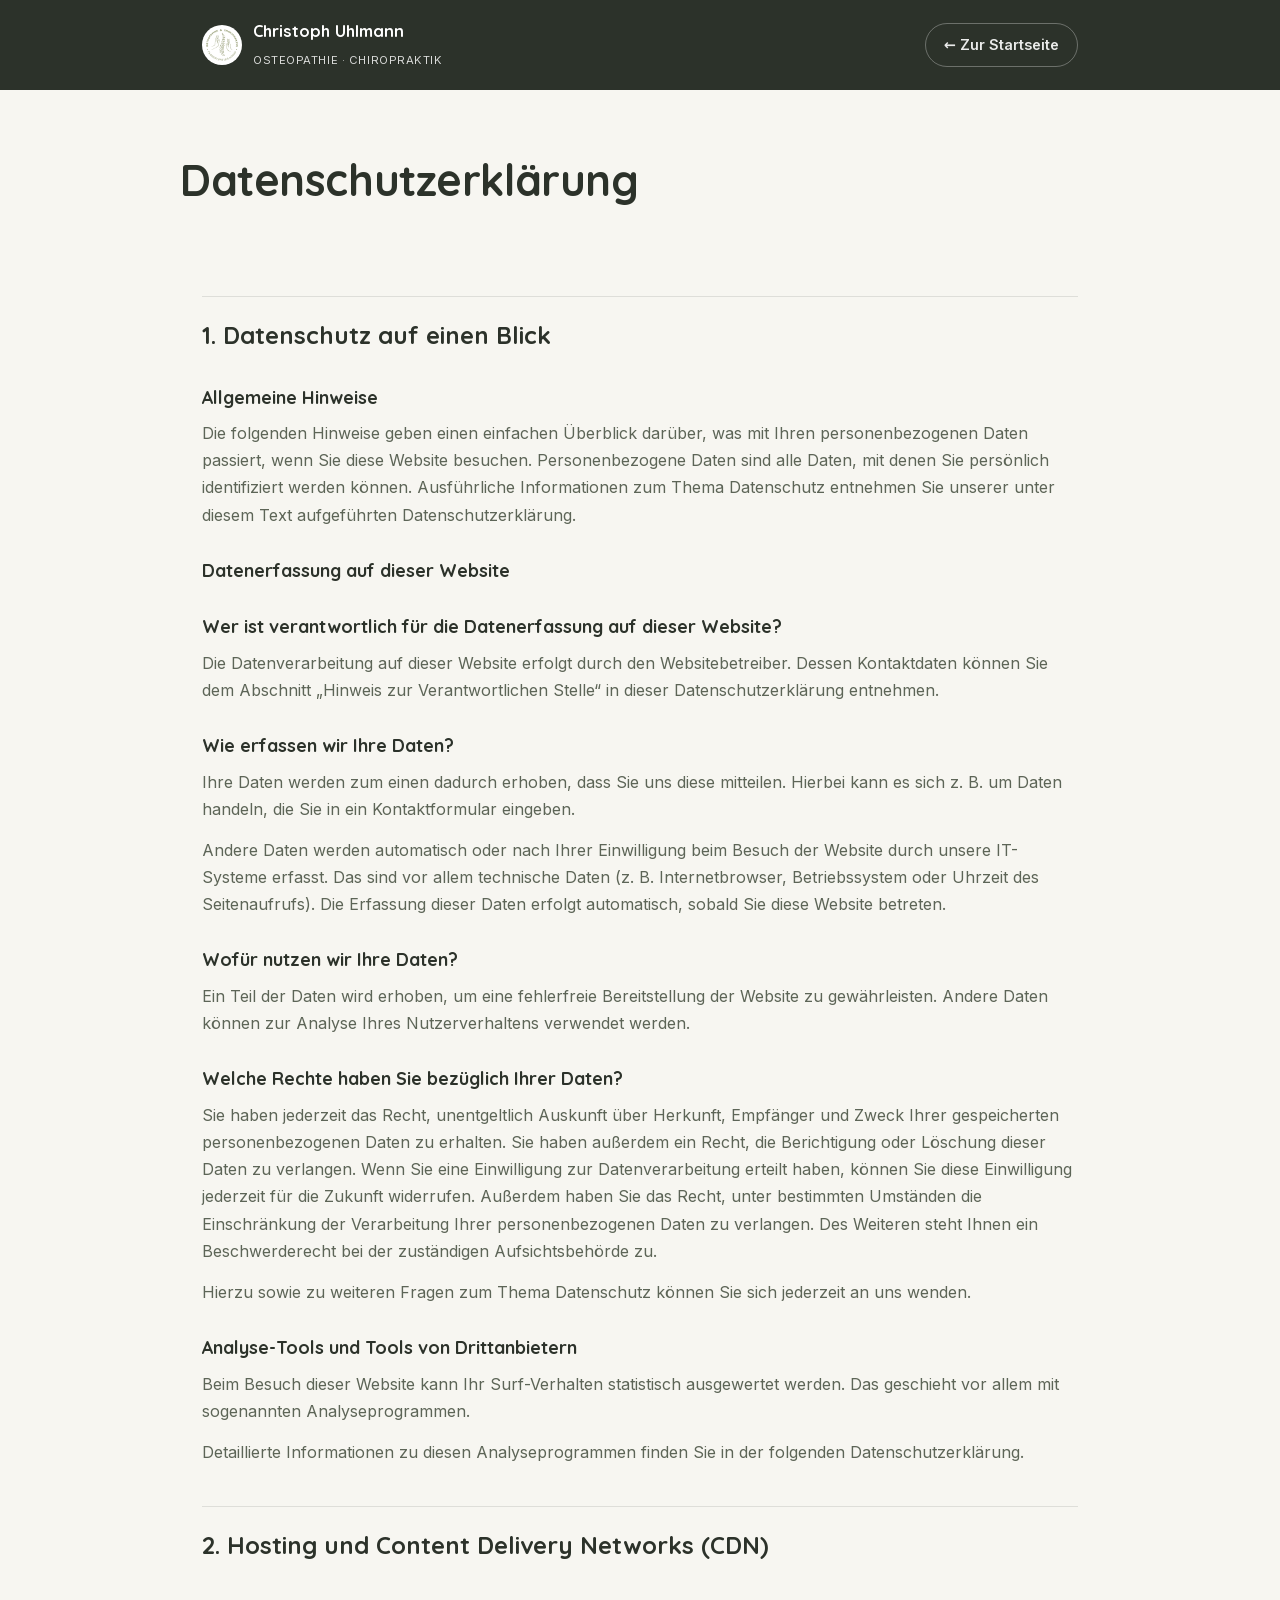
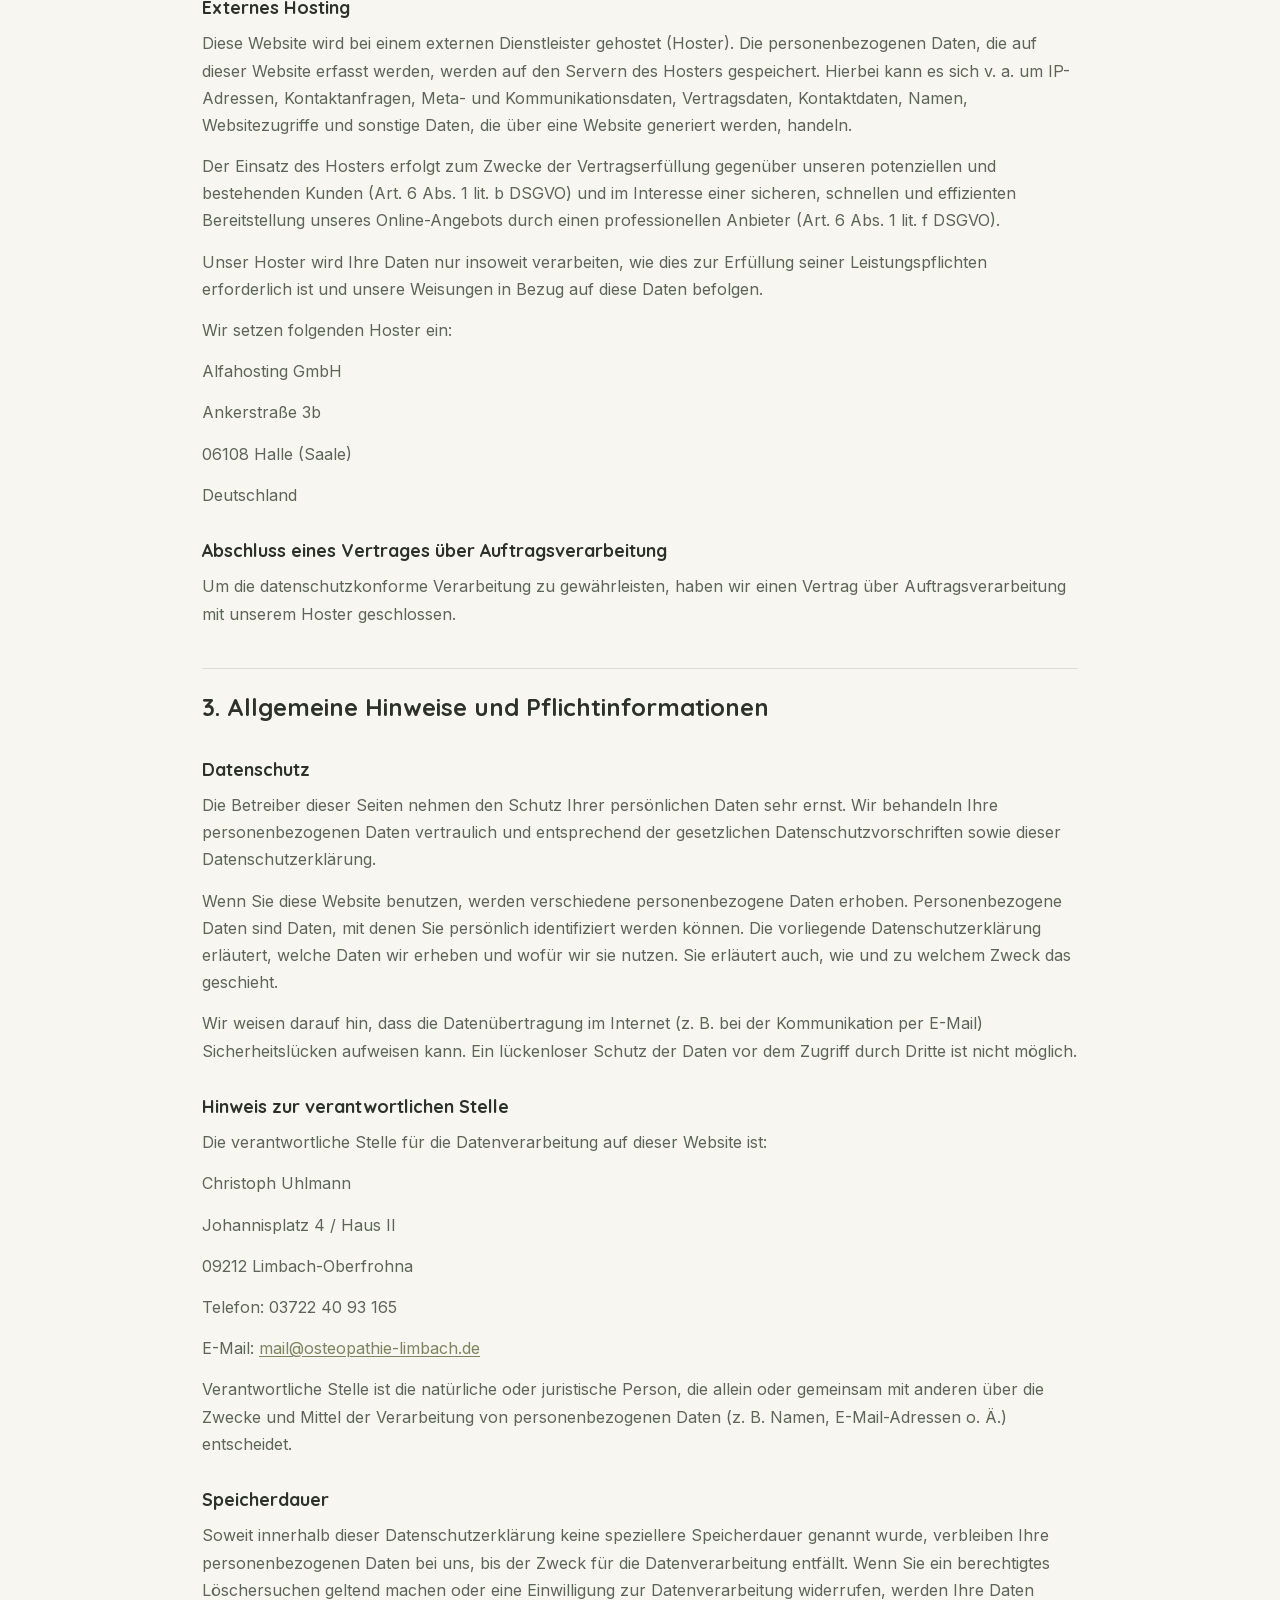
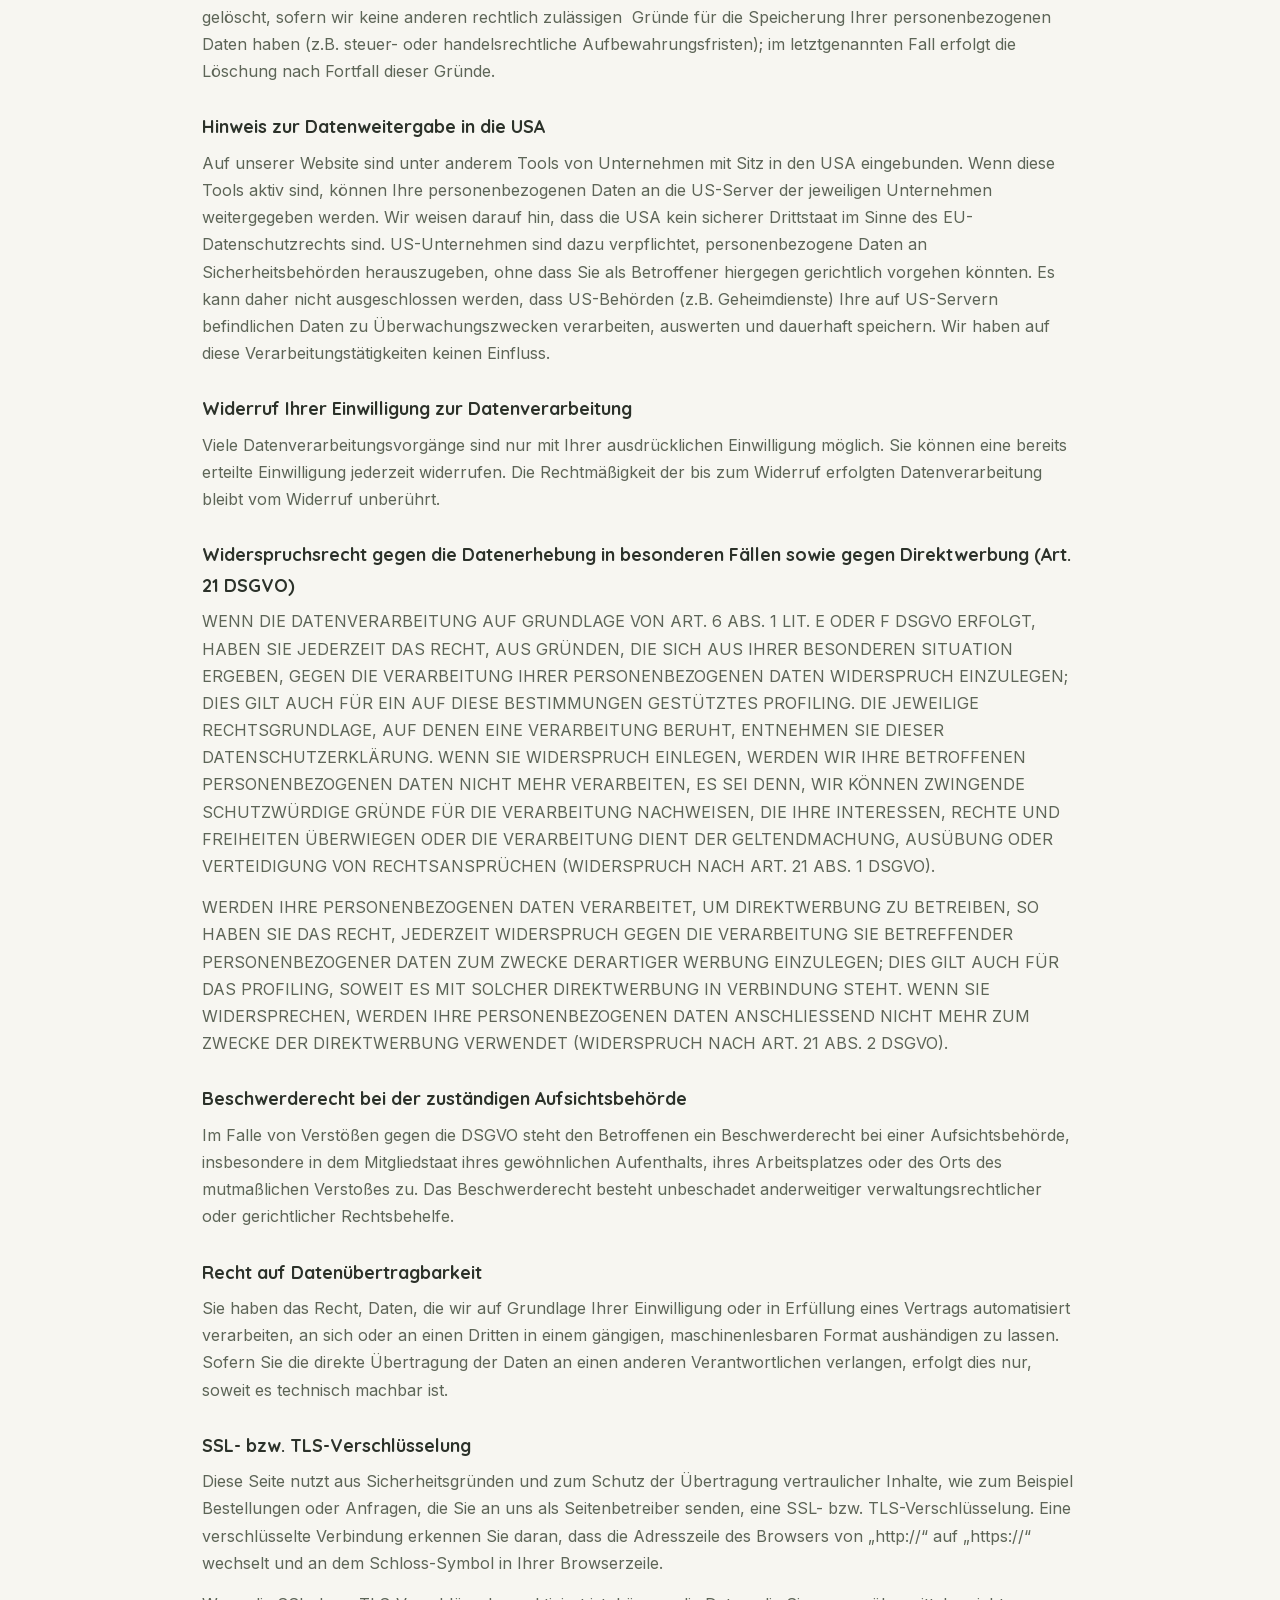
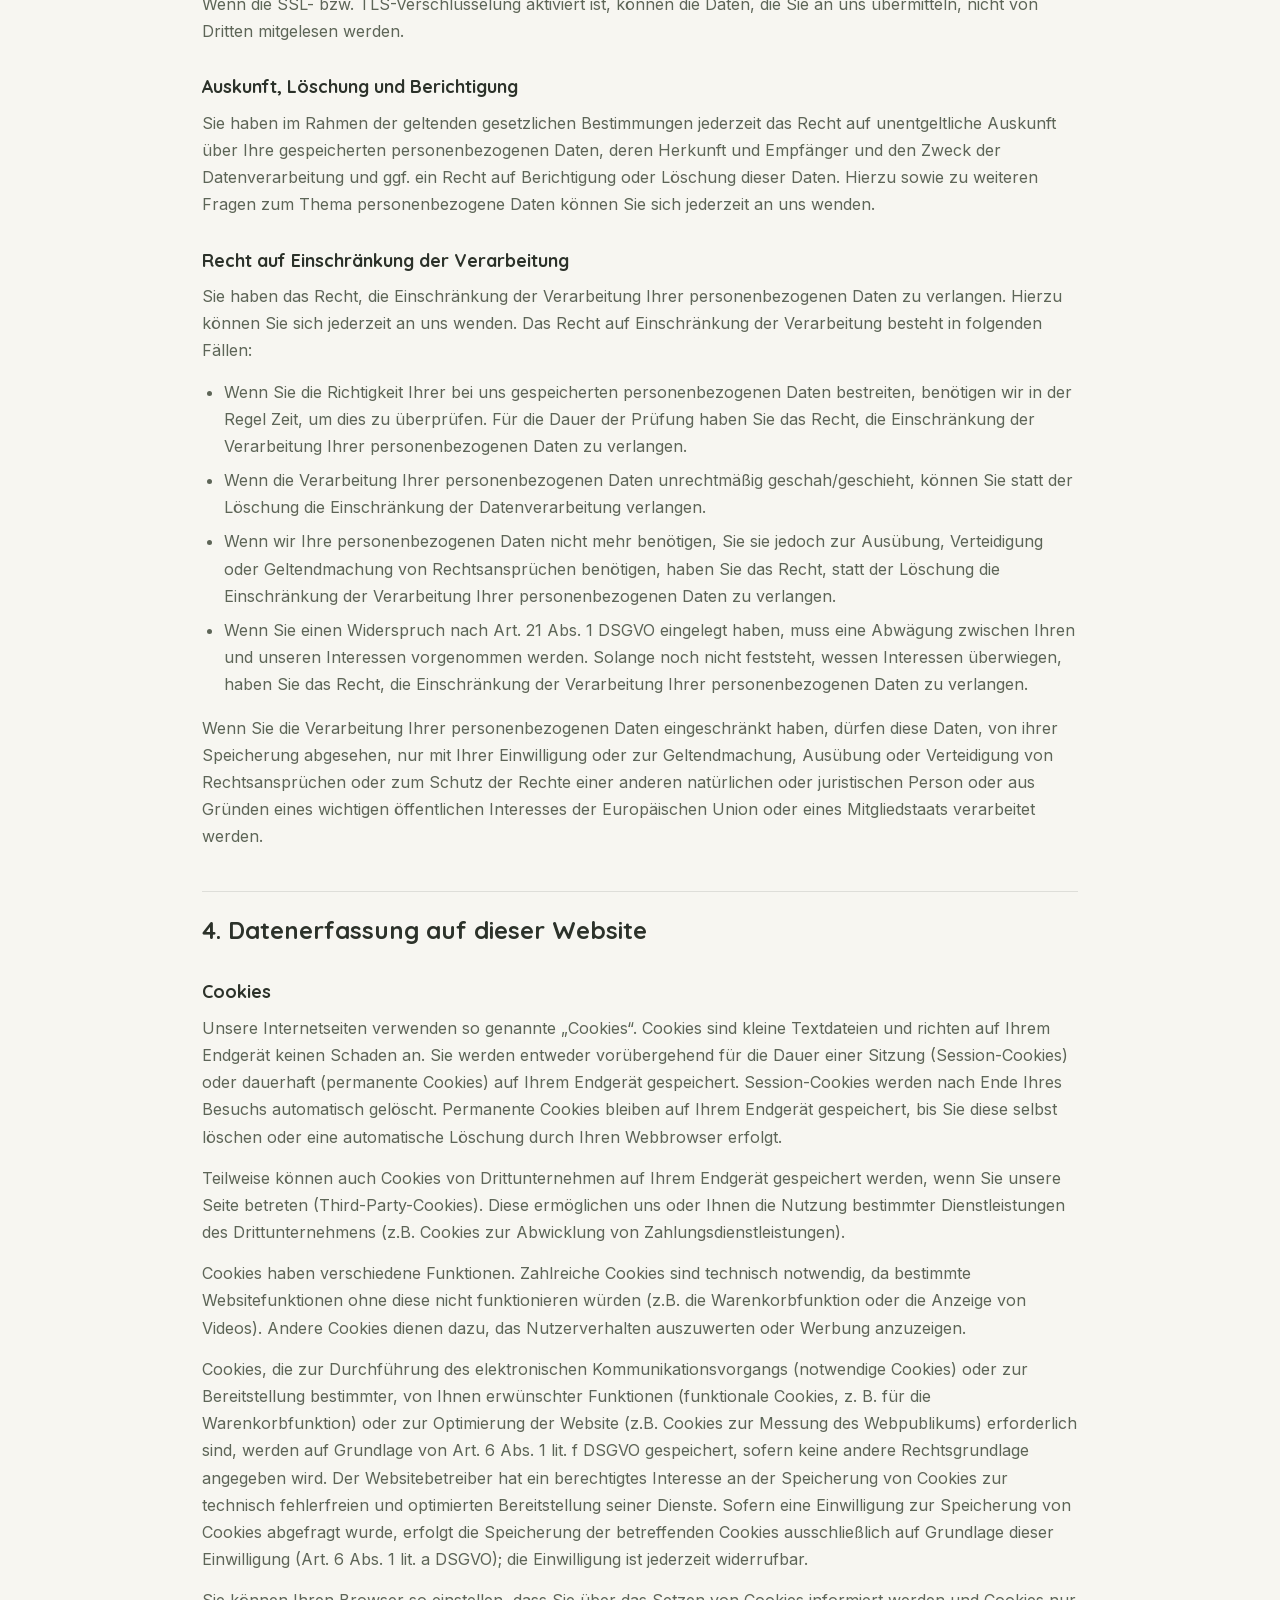
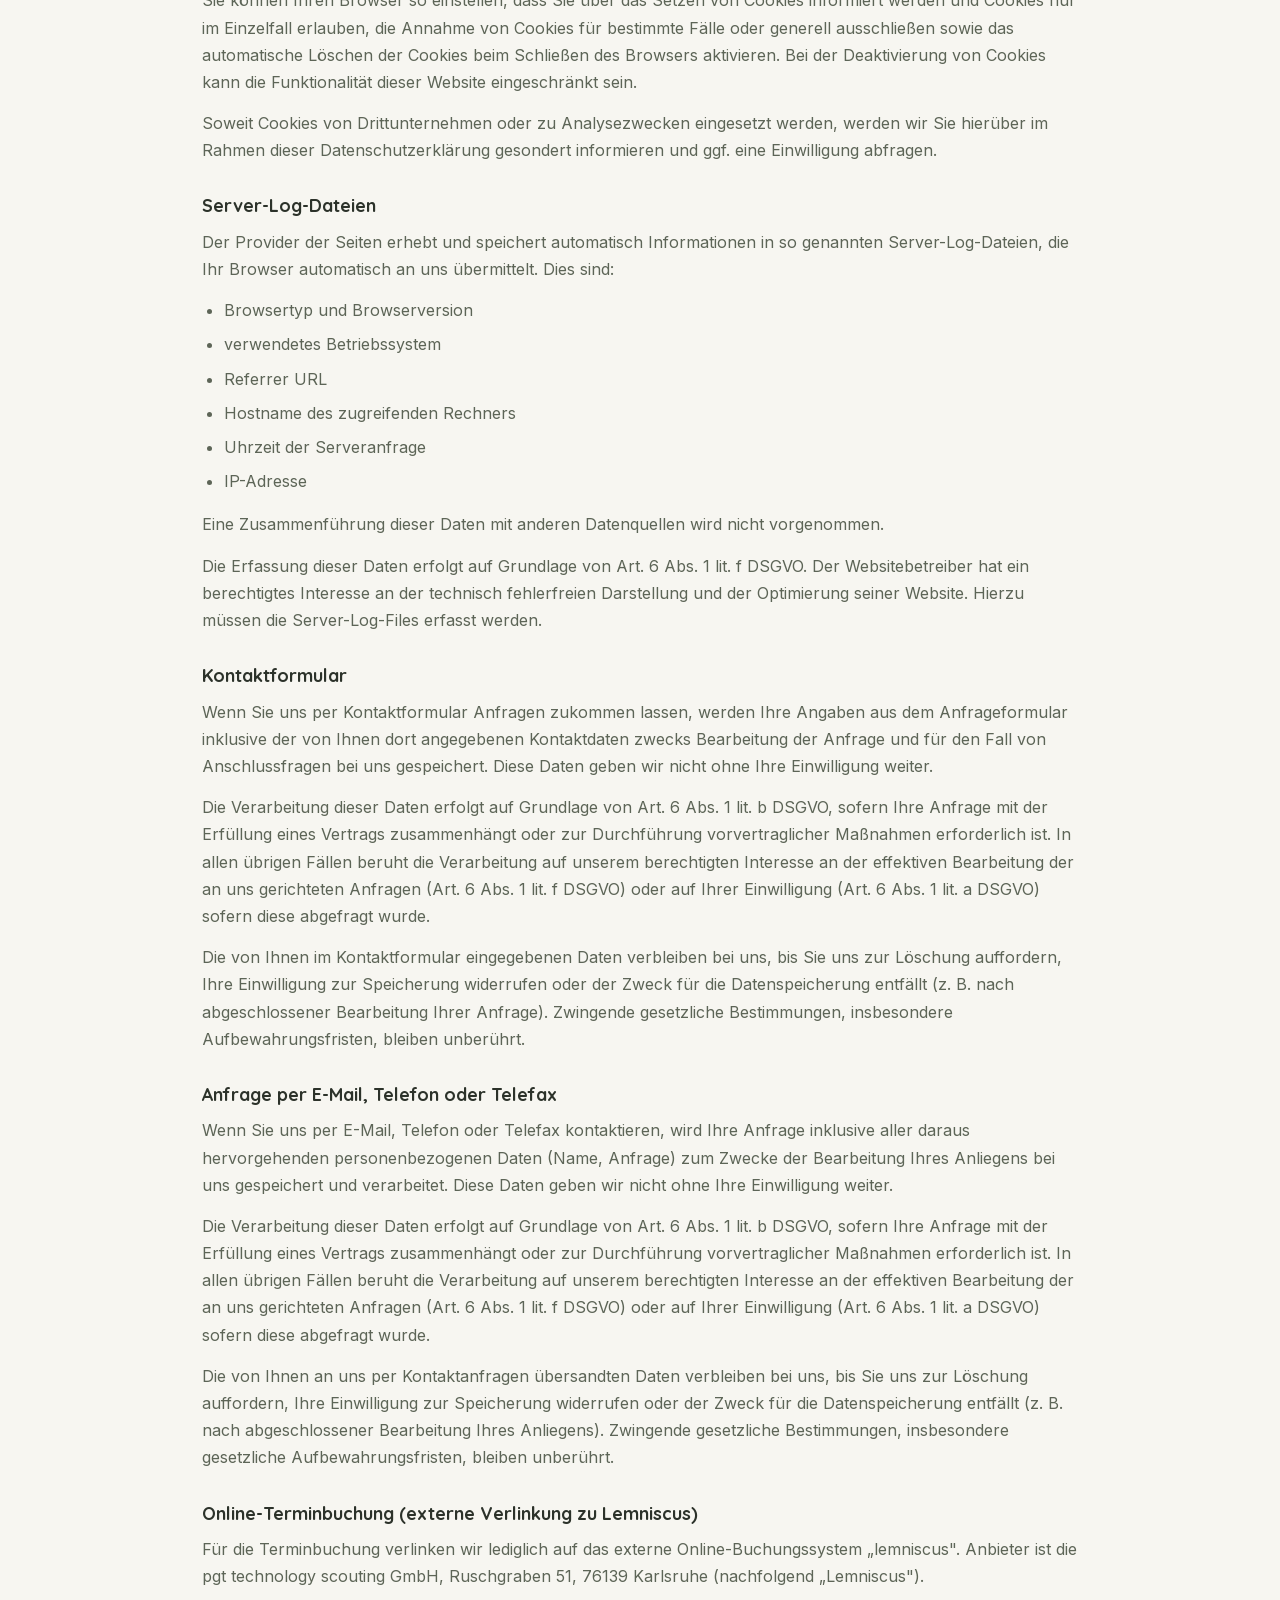
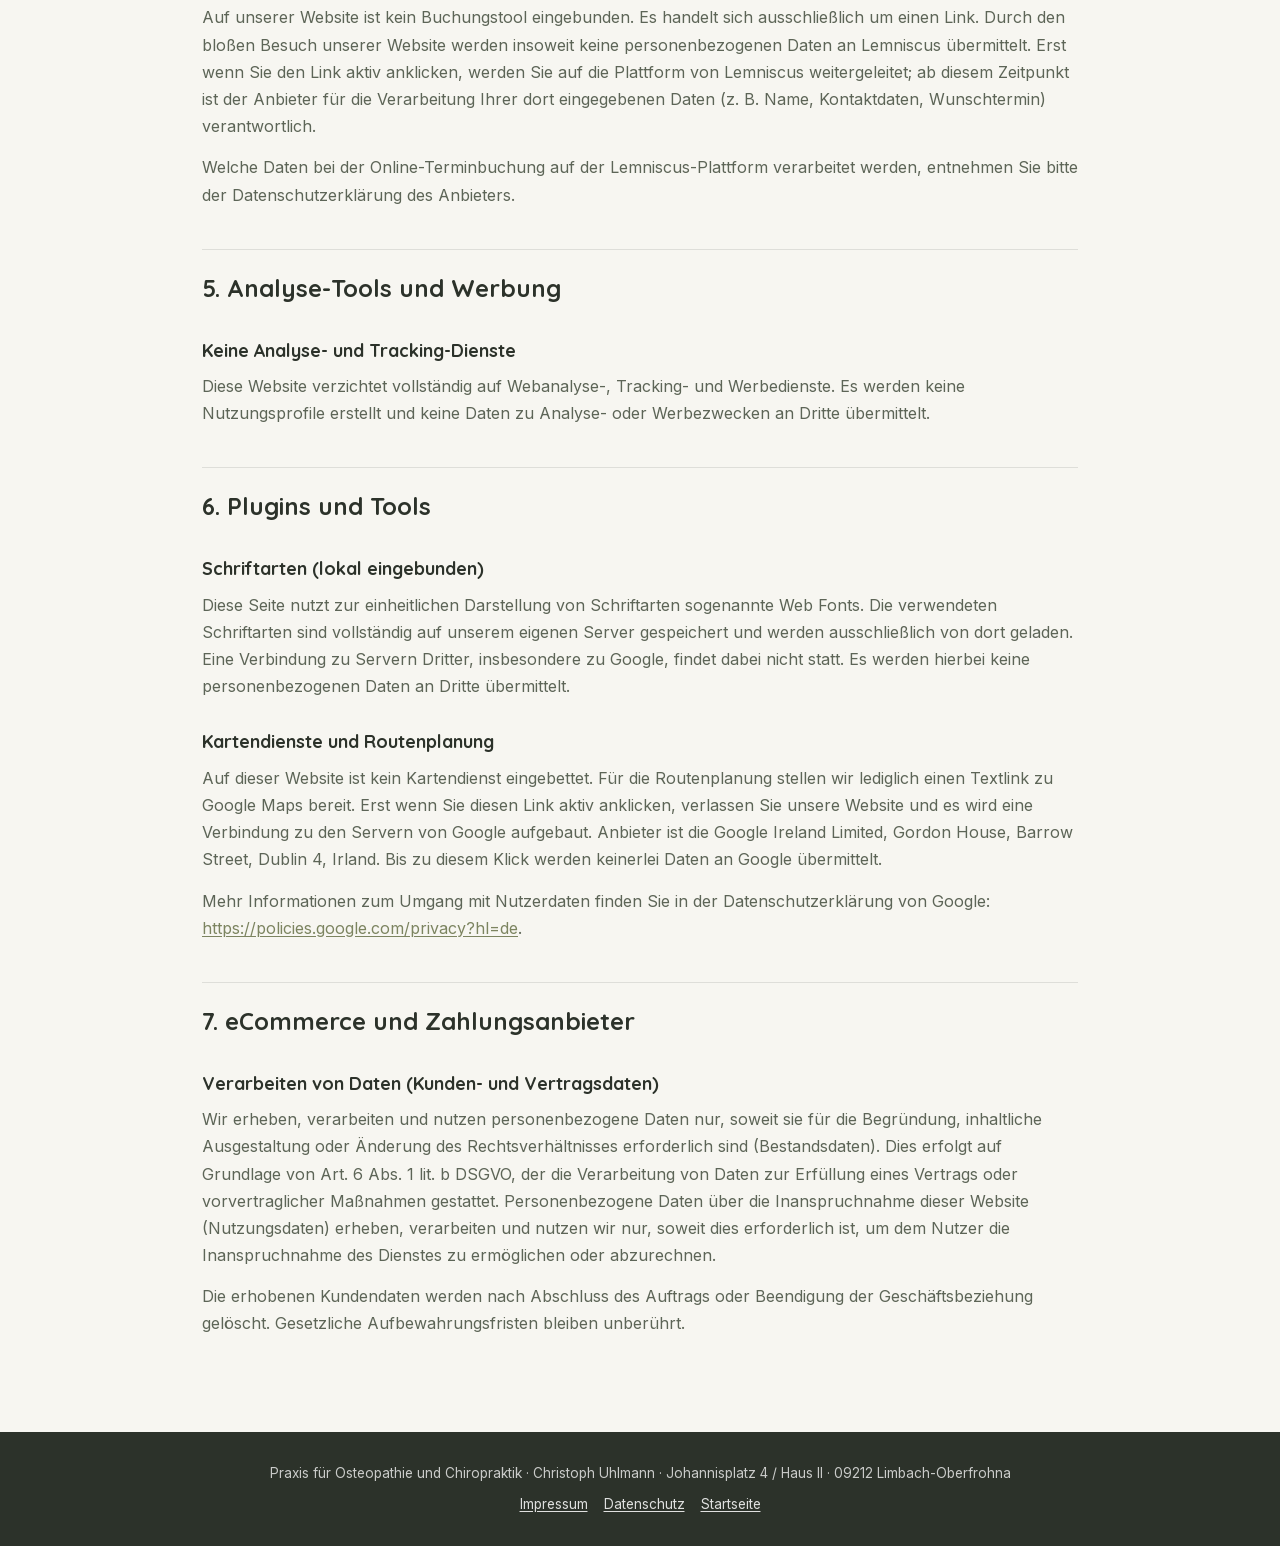
<file: osteopathie-limbach/datenschutz.html>
<!DOCTYPE html>
<html lang="de">
<head>
<meta charset="UTF-8">
<meta name="viewport" content="width=device-width, initial-scale=1">
<title>Datenschutzerklärung | Praxis für Osteopathie &amp; Chiropraktik Christoph Uhlmann</title>
<meta name="description" content="Datenschutzerklärung der Praxis für Osteopathie und Chiropraktik Christoph Uhlmann, Limbach-Oberfrohna.">
<meta name="robots" content="noindex,follow">
<link rel="canonical" href="https://osteopathie-limbach.de/datenschutz.html">
<link rel="stylesheet" href="assets/fonts/fonts.css">
<style>
:root{--sage:#999f79;--sage-dk:#7c8460;--cream:#f7f6f1;--ink:#2c322a;--soft:#5d6557;--line:rgba(44,50,42,.12);--head:'Quicksand',system-ui,sans-serif;--body:'Inter',system-ui,sans-serif}
*{box-sizing:border-box;margin:0;padding:0}
html{scroll-behavior:smooth}
body{font-family:var(--body);background:var(--cream);color:var(--ink);line-height:1.7;-webkit-font-smoothing:antialiased}
a{color:var(--sage-dk);text-decoration:underline;text-underline-offset:2px;word-break:break-word}
a:hover{color:var(--sage)}
img{display:block;max-width:100%}
.lp-head{background:var(--ink)}
.lp-head .inner{max-width:920px;margin:0 auto;padding:18px 22px;display:flex;align-items:center;justify-content:space-between;gap:16px}
.lp-brand{display:flex;align-items:center;gap:11px;color:#fff;text-decoration:none}
.lp-brand img{width:40px;height:40px;border-radius:50%;background:#fff;padding:4px;object-fit:contain}
.lp-brand .bt{font-family:var(--head);font-weight:700;font-size:1.02rem;line-height:1.1;color:#fff}
.lp-brand .bs{font-size:.7rem;opacity:.82;letter-spacing:.05em;text-transform:uppercase}
.lp-back{color:rgba(255,255,255,.9);font-size:.9rem;font-weight:600;text-decoration:none;border:1px solid rgba(255,255,255,.3);border-radius:999px;padding:9px 18px;white-space:nowrap}
.lp-back:hover{background:rgba(255,255,255,.12);color:#fff}
.lp-hero{padding:54px 22px 18px}
.lp-hero .inner{max-width:920px;margin:0 auto}
.lp-hero h1{font-family:var(--head);font-size:clamp(1.9rem,4vw,2.7rem);letter-spacing:-.01em;color:var(--ink)}
main{max-width:920px;margin:0 auto;padding:20px 22px 80px}
main h2{font-family:var(--head);font-size:1.5rem;margin:40px 0 12px;padding-top:18px;border-top:1px solid var(--line);color:var(--ink)}
main h3{font-family:var(--head);font-size:1.12rem;margin:26px 0 8px;color:var(--ink)}
main p{margin:0 0 14px;color:var(--soft)}
main ul{margin:0 0 16px 22px;color:var(--soft)}
main li{margin:0 0 7px}
.lp-foot{background:var(--ink);color:rgba(255,255,255,.75);padding:30px 22px;text-align:center;font-size:.85rem}
.lp-foot a{color:rgba(255,255,255,.85)}
.lp-foot .fl{display:flex;gap:16px;justify-content:center;margin-top:8px}
@media(max-width:560px){.lp-brand .bs{display:none}.lp-hero{padding:36px 18px 8px}}
</style>
</head>
<body>
<header class="lp-head">
  <div class="inner">
    <a class="lp-brand" href="/">
      <img src="assets/images/logo.png" alt="Logo Christoph Uhlmann">
      <span><span class="bt">Christoph Uhlmann</span><br><span class="bs">Osteopathie · Chiropraktik</span></span>
    </a>
    <a class="lp-back" href="/">← Zur Startseite</a>
  </div>
</header>
<section class="lp-hero"><div class="inner"><h1>Datenschutzerklärung</h1></div></section>
<main>
<h2>1. Datenschutz auf einen Blick</h2>
<h3>Allgemeine Hinweise</h3>
<p>Die folgenden Hinweise geben einen einfachen Überblick darüber, was mit Ihren personenbezogenen Daten passiert, wenn Sie diese Website besuchen. Personenbezogene Daten sind alle Daten, mit denen Sie persönlich identifiziert werden können. Ausführliche Informationen zum Thema Datenschutz entnehmen Sie unserer unter diesem Text aufgeführten Datenschutzerklärung.</p>
<h3>Datenerfassung auf dieser Website</h3>
<h3>Wer ist verantwortlich für die Datenerfassung auf dieser Website?</h3>
<p>Die Datenverarbeitung auf dieser Website erfolgt durch den Websitebetreiber. Dessen Kontaktdaten können Sie dem Abschnitt „Hinweis zur Verantwortlichen Stelle“ in dieser Datenschutzerklärung entnehmen.</p>
<h3>Wie erfassen wir Ihre Daten?</h3>
<p>Ihre Daten werden zum einen dadurch erhoben, dass Sie uns diese mitteilen. Hierbei kann es sich z. B. um Daten handeln, die Sie in ein Kontaktformular eingeben.</p>
<p>Andere Daten werden automatisch oder nach Ihrer Einwilligung beim Besuch der Website durch unsere IT-Systeme erfasst. Das sind vor allem technische Daten (z. B. Internetbrowser, Betriebssystem oder Uhrzeit des Seitenaufrufs). Die Erfassung dieser Daten erfolgt automatisch, sobald Sie diese Website betreten.</p>
<h3>Wofür nutzen wir Ihre Daten?</h3>
<p>Ein Teil der Daten wird erhoben, um eine fehlerfreie Bereitstellung der Website zu gewährleisten. Andere Daten können zur Analyse Ihres Nutzerverhaltens verwendet werden.</p>
<h3>Welche Rechte haben Sie bezüglich Ihrer Daten?</h3>
<p>Sie haben jederzeit das Recht, unentgeltlich Auskunft über Herkunft, Empfänger und Zweck Ihrer gespeicherten personenbezogenen Daten zu erhalten. Sie haben außerdem ein Recht, die Berichtigung oder Löschung dieser Daten zu verlangen. Wenn Sie eine Einwilligung zur Datenverarbeitung erteilt haben, können Sie diese Einwilligung jederzeit für die Zukunft widerrufen. Außerdem haben Sie das Recht, unter bestimmten Umständen die Einschränkung der Verarbeitung Ihrer personenbezogenen Daten zu verlangen. Des Weiteren steht Ihnen ein Beschwerderecht bei der zuständigen Aufsichtsbehörde zu.</p>
<p>Hierzu sowie zu weiteren Fragen zum Thema Datenschutz können Sie sich jederzeit an uns wenden.</p>
<h3>Analyse-Tools und Tools von Drittanbietern</h3>
<p>Beim Besuch dieser Website kann Ihr Surf-Verhalten statistisch ausgewertet werden. Das geschieht vor allem mit sogenannten Analyseprogrammen.</p>
<p>Detaillierte Informationen zu diesen Analyseprogrammen finden Sie in der folgenden Datenschutzerklärung.</p>
<h2>2. Hosting und Content Delivery Networks (CDN)</h2>
<h3>Externes Hosting</h3>
<p>Diese Website wird bei einem externen Dienstleister gehostet (Hoster). Die personenbezogenen Daten, die auf dieser Website erfasst werden, werden auf den Servern des Hosters gespeichert. Hierbei kann es sich v. a. um IP-Adressen, Kontaktanfragen, Meta- und Kommunikationsdaten, Vertragsdaten, Kontaktdaten, Namen, Websitezugriffe und sonstige Daten, die über eine Website generiert werden, handeln.</p>
<p>Der Einsatz des Hosters erfolgt zum Zwecke der Vertragserfüllung gegenüber unseren potenziellen und bestehenden Kunden (Art. 6 Abs. 1 lit. b DSGVO) und im Interesse einer sicheren, schnellen und effizienten Bereitstellung unseres Online-Angebots durch einen professionellen Anbieter (Art. 6 Abs. 1 lit. f DSGVO).</p>
<p>Unser Hoster wird Ihre Daten nur insoweit verarbeiten, wie dies zur Erfüllung seiner Leistungspflichten erforderlich ist und unsere Weisungen in Bezug auf diese Daten befolgen.</p>
<p>Wir setzen folgenden Hoster ein:</p>
<p>Alfahosting GmbH</p>
<p>Ankerstraße 3b</p>
<p>06108 Halle (Saale)</p>
<p>Deutschland</p>
<h3>Abschluss eines Vertrages über Auftragsverarbeitung</h3>
<p>Um die datenschutzkonforme Verarbeitung zu gewährleisten, haben wir einen Vertrag über Auftragsverarbeitung mit unserem Hoster geschlossen.</p>
<h2>3. Allgemeine Hinweise und Pflichtinformationen</h2>
<h3>Datenschutz</h3>
<p>Die Betreiber dieser Seiten nehmen den Schutz Ihrer persönlichen Daten sehr ernst. Wir behandeln Ihre personenbezogenen Daten vertraulich und entsprechend der gesetzlichen Datenschutzvorschriften sowie dieser Datenschutzerklärung.</p>
<p>Wenn Sie diese Website benutzen, werden verschiedene personenbezogene Daten erhoben. Personenbezogene Daten sind Daten, mit denen Sie persönlich identifiziert werden können. Die vorliegende Datenschutzerklärung erläutert, welche Daten wir erheben und wofür wir sie nutzen. Sie erläutert auch, wie und zu welchem Zweck das geschieht.</p>
<p>Wir weisen darauf hin, dass die Datenübertragung im Internet (z. B. bei der Kommunikation per E-Mail) Sicherheitslücken aufweisen kann. Ein lückenloser Schutz der Daten vor dem Zugriff durch Dritte ist nicht möglich.</p>
<h3>Hinweis zur verantwortlichen Stelle</h3>
<p>Die verantwortliche Stelle für die Datenverarbeitung auf dieser Website ist:</p>
<p>Christoph Uhlmann</p>
<p>Johannisplatz 4 / Haus II</p>
<p>09212 Limbach-Oberfrohna</p>
<p>Telefon: 03722 40 93 165</p>
<p>E-Mail: <a href="mailto:mail@osteopathie-limbach.de">mail@osteopathie-limbach.de</a></p>
<p>Verantwortliche Stelle ist die natürliche oder juristische Person, die allein oder gemeinsam mit anderen über die Zwecke und Mittel der Verarbeitung von personenbezogenen Daten (z. B. Namen, E-Mail-Adressen o. Ä.) entscheidet.</p>
<h3>Speicherdauer</h3>
<p>Soweit innerhalb dieser Datenschutzerklärung keine speziellere Speicherdauer genannt wurde, verbleiben Ihre personenbezogenen Daten bei uns, bis der Zweck für die Datenverarbeitung entfällt. Wenn Sie ein berechtigtes Löschersuchen geltend machen oder eine Einwilligung zur Datenverarbeitung widerrufen, werden Ihre Daten gelöscht, sofern wir keine anderen rechtlich zulässigen  Gründe für die Speicherung Ihrer personenbezogenen Daten haben (z.B. steuer- oder handelsrechtliche Aufbewahrungsfristen); im letztgenannten Fall erfolgt die Löschung nach Fortfall dieser Gründe.</p>
<h3>Hinweis zur Datenweitergabe in die USA</h3>
<p>Auf unserer Website sind unter anderem Tools von Unternehmen mit Sitz in den USA eingebunden. Wenn diese Tools aktiv sind, können Ihre personenbezogenen Daten an die US-Server der jeweiligen Unternehmen weitergegeben werden. Wir weisen darauf hin, dass die USA kein sicherer Drittstaat im Sinne des EU-Datenschutzrechts sind. US-Unternehmen sind dazu verpflichtet, personenbezogene Daten an Sicherheitsbehörden herauszugeben, ohne dass Sie als Betroffener hiergegen gerichtlich vorgehen könnten. Es kann daher nicht ausgeschlossen werden, dass US-Behörden (z.B. Geheimdienste) Ihre auf US-Servern befindlichen Daten zu Überwachungszwecken verarbeiten, auswerten und dauerhaft speichern. Wir haben auf diese Verarbeitungstätigkeiten keinen Einfluss.</p>
<h3>Widerruf Ihrer Einwilligung zur Datenverarbeitung</h3>
<p>Viele Datenverarbeitungsvorgänge sind nur mit Ihrer ausdrücklichen Einwilligung möglich. Sie können eine bereits erteilte Einwilligung jederzeit widerrufen. Die Rechtmäßigkeit der bis zum Widerruf erfolgten Datenverarbeitung bleibt vom Widerruf unberührt.</p>
<h3>Widerspruchsrecht gegen die Datenerhebung in besonderen Fällen sowie gegen Direktwerbung (Art. 21 DSGVO)</h3>
<p>WENN DIE DATENVERARBEITUNG AUF GRUNDLAGE VON ART. 6 ABS. 1 LIT. E ODER F DSGVO ERFOLGT, HABEN SIE JEDERZEIT DAS RECHT, AUS GRÜNDEN, DIE SICH AUS IHRER BESONDEREN SITUATION ERGEBEN, GEGEN DIE VERARBEITUNG IHRER PERSONENBEZOGENEN DATEN WIDERSPRUCH EINZULEGEN; DIES GILT AUCH FÜR EIN AUF DIESE BESTIMMUNGEN GESTÜTZTES PROFILING. DIE JEWEILIGE RECHTSGRUNDLAGE, AUF DENEN EINE VERARBEITUNG BERUHT, ENTNEHMEN SIE DIESER DATENSCHUTZERKLÄRUNG. WENN SIE WIDERSPRUCH EINLEGEN, WERDEN WIR IHRE BETROFFENEN PERSONENBEZOGENEN DATEN NICHT MEHR VERARBEITEN, ES SEI DENN, WIR KÖNNEN ZWINGENDE SCHUTZWÜRDIGE GRÜNDE FÜR DIE VERARBEITUNG NACHWEISEN, DIE IHRE INTERESSEN, RECHTE UND FREIHEITEN ÜBERWIEGEN ODER DIE VERARBEITUNG DIENT DER GELTENDMACHUNG, AUSÜBUNG ODER VERTEIDIGUNG VON RECHTSANSPRÜCHEN (WIDERSPRUCH NACH ART. 21 ABS. 1 DSGVO).</p>
<p>WERDEN IHRE PERSONENBEZOGENEN DATEN VERARBEITET, UM DIREKTWERBUNG ZU BETREIBEN, SO HABEN SIE DAS RECHT, JEDERZEIT WIDERSPRUCH GEGEN DIE VERARBEITUNG SIE BETREFFENDER PERSONENBEZOGENER DATEN ZUM ZWECKE DERARTIGER WERBUNG EINZULEGEN; DIES GILT AUCH FÜR DAS PROFILING, SOWEIT ES MIT SOLCHER DIREKTWERBUNG IN VERBINDUNG STEHT. WENN SIE WIDERSPRECHEN, WERDEN IHRE PERSONENBEZOGENEN DATEN ANSCHLIESSEND NICHT MEHR ZUM ZWECKE DER DIREKTWERBUNG VERWENDET (WIDERSPRUCH NACH ART. 21 ABS. 2 DSGVO).</p>
<h3>Beschwerderecht bei der zuständigen Aufsichtsbehörde</h3>
<p>Im Falle von Verstößen gegen die DSGVO steht den Betroffenen ein Beschwerderecht bei einer Aufsichtsbehörde, insbesondere in dem Mitgliedstaat ihres gewöhnlichen Aufenthalts, ihres Arbeitsplatzes oder des Orts des mutmaßlichen Verstoßes zu. Das Beschwerderecht besteht unbeschadet anderweitiger verwaltungsrechtlicher oder gerichtlicher Rechtsbehelfe.</p>
<h3>Recht auf Datenübertragbarkeit</h3>
<p>Sie haben das Recht, Daten, die wir auf Grundlage Ihrer Einwilligung oder in Erfüllung eines Vertrags automatisiert verarbeiten, an sich oder an einen Dritten in einem gängigen, maschinenlesbaren Format aushändigen zu lassen. Sofern Sie die direkte Übertragung der Daten an einen anderen Verantwortlichen verlangen, erfolgt dies nur, soweit es technisch machbar ist.</p>
<h3>SSL- bzw. TLS-Verschlüsselung</h3>
<p>Diese Seite nutzt aus Sicherheitsgründen und zum Schutz der Übertragung vertraulicher Inhalte, wie zum Beispiel Bestellungen oder Anfragen, die Sie an uns als Seitenbetreiber senden, eine SSL- bzw. TLS-Verschlüsselung. Eine verschlüsselte Verbindung erkennen Sie daran, dass die Adresszeile des Browsers von „http://“ auf „https://“ wechselt und an dem Schloss-Symbol in Ihrer Browserzeile.</p>
<p>Wenn die SSL- bzw. TLS-Verschlüsselung aktiviert ist, können die Daten, die Sie an uns übermitteln, nicht von Dritten mitgelesen werden.</p>
<h3>Auskunft, Löschung und Berichtigung</h3>
<p>Sie haben im Rahmen der geltenden gesetzlichen Bestimmungen jederzeit das Recht auf unentgeltliche Auskunft über Ihre gespeicherten personenbezogenen Daten, deren Herkunft und Empfänger und den Zweck der Datenverarbeitung und ggf. ein Recht auf Berichtigung oder Löschung dieser Daten. Hierzu sowie zu weiteren Fragen zum Thema personenbezogene Daten können Sie sich jederzeit an uns wenden.</p>
<h3>Recht auf Einschränkung der Verarbeitung</h3>
<p>Sie haben das Recht, die Einschränkung der Verarbeitung Ihrer personenbezogenen Daten zu verlangen. Hierzu können Sie sich jederzeit an uns wenden. Das Recht auf Einschränkung der Verarbeitung besteht in folgenden Fällen:</p>
<ul>
<li>Wenn Sie die Richtigkeit Ihrer bei uns gespeicherten personenbezogenen Daten bestreiten, benötigen wir in der Regel Zeit, um dies zu überprüfen. Für die Dauer der Prüfung haben Sie das Recht, die Einschränkung der Verarbeitung Ihrer personenbezogenen Daten zu verlangen.</li>
<li>Wenn die Verarbeitung Ihrer personenbezogenen Daten unrechtmäßig geschah/geschieht, können Sie statt der Löschung die Einschränkung der Datenverarbeitung verlangen.</li>
<li>Wenn wir Ihre personenbezogenen Daten nicht mehr benötigen, Sie sie jedoch zur Ausübung, Verteidigung oder Geltendmachung von Rechtsansprüchen benötigen, haben Sie das Recht, statt der Löschung die Einschränkung der Verarbeitung Ihrer personenbezogenen Daten zu verlangen.</li>
<li>Wenn Sie einen Widerspruch nach Art. 21 Abs. 1 DSGVO eingelegt haben, muss eine Abwägung zwischen Ihren und unseren Interessen vorgenommen werden. Solange noch nicht feststeht, wessen Interessen überwiegen, haben Sie das Recht, die Einschränkung der Verarbeitung Ihrer personenbezogenen Daten zu verlangen.</li>
</ul>
<p>Wenn Sie die Verarbeitung Ihrer personenbezogenen Daten eingeschränkt haben, dürfen diese Daten, von ihrer Speicherung abgesehen, nur mit Ihrer Einwilligung oder zur Geltendmachung, Ausübung oder Verteidigung von Rechtsansprüchen oder zum Schutz der Rechte einer anderen natürlichen oder juristischen Person oder aus Gründen eines wichtigen öffentlichen Interesses der Europäischen Union oder eines Mitgliedstaats verarbeitet werden.</p>
<h2>4. Datenerfassung auf dieser Website</h2>
<h3>Cookies</h3>
<p>Unsere Internetseiten verwenden so genannte „Cookies“. Cookies sind kleine Textdateien und richten auf Ihrem Endgerät keinen Schaden an. Sie werden entweder vorübergehend für die Dauer einer Sitzung (Session-Cookies) oder dauerhaft (permanente Cookies) auf Ihrem Endgerät gespeichert. Session-Cookies werden nach Ende Ihres Besuchs automatisch gelöscht. Permanente Cookies bleiben auf Ihrem Endgerät gespeichert, bis Sie diese selbst löschen oder eine automatische Löschung durch Ihren Webbrowser erfolgt.</p>
<p>Teilweise können auch Cookies von Drittunternehmen auf Ihrem Endgerät gespeichert werden, wenn Sie unsere Seite betreten (Third-Party-Cookies). Diese ermöglichen uns oder Ihnen die Nutzung bestimmter Dienstleistungen des Drittunternehmens (z.B. Cookies zur Abwicklung von Zahlungsdienstleistungen).</p>
<p>Cookies haben verschiedene Funktionen. Zahlreiche Cookies sind technisch notwendig, da bestimmte Websitefunktionen ohne diese nicht funktionieren würden (z.B. die Warenkorbfunktion oder die Anzeige von Videos). Andere Cookies dienen dazu, das Nutzerverhalten auszuwerten oder Werbung anzuzeigen.</p>
<p>Cookies, die zur Durchführung des elektronischen Kommunikationsvorgangs (notwendige Cookies) oder zur Bereitstellung bestimmter, von Ihnen erwünschter Funktionen (funktionale Cookies, z. B. für die Warenkorbfunktion) oder zur Optimierung der Website (z.B. Cookies zur Messung des Webpublikums) erforderlich sind, werden auf Grundlage von Art. 6 Abs. 1 lit. f DSGVO gespeichert, sofern keine andere Rechtsgrundlage angegeben wird. Der Websitebetreiber hat ein berechtigtes Interesse an der Speicherung von Cookies zur technisch fehlerfreien und optimierten Bereitstellung seiner Dienste. Sofern eine Einwilligung zur Speicherung von Cookies abgefragt wurde, erfolgt die Speicherung der betreffenden Cookies ausschließlich auf Grundlage dieser Einwilligung (Art. 6 Abs. 1 lit. a DSGVO); die Einwilligung ist jederzeit widerrufbar.</p>
<p>Sie können Ihren Browser so einstellen, dass Sie über das Setzen von Cookies informiert werden und Cookies nur im Einzelfall erlauben, die Annahme von Cookies für bestimmte Fälle oder generell ausschließen sowie das automatische Löschen der Cookies beim Schließen des Browsers aktivieren. Bei der Deaktivierung von Cookies kann die Funktionalität dieser Website eingeschränkt sein.</p>
<p>Soweit Cookies von Drittunternehmen oder zu Analysezwecken eingesetzt werden, werden wir Sie hierüber im Rahmen dieser Datenschutzerklärung gesondert informieren und ggf. eine Einwilligung abfragen.</p>
<h3>Server-Log-Dateien</h3>
<p>Der Provider der Seiten erhebt und speichert automatisch Informationen in so genannten Server-Log-Dateien, die Ihr Browser automatisch an uns übermittelt. Dies sind:</p>
<ul>
<li>Browsertyp und Browserversion</li>
<li>verwendetes Betriebssystem</li>
<li>Referrer URL</li>
<li>Hostname des zugreifenden Rechners</li>
<li>Uhrzeit der Serveranfrage</li>
<li>IP-Adresse</li>
</ul>
<p>Eine Zusammenführung dieser Daten mit anderen Datenquellen wird nicht vorgenommen.</p>
<p>Die Erfassung dieser Daten erfolgt auf Grundlage von Art. 6 Abs. 1 lit. f DSGVO. Der Websitebetreiber hat ein berechtigtes Interesse an der technisch fehlerfreien Darstellung und der Optimierung seiner Website. Hierzu müssen die Server-Log-Files erfasst werden.</p>
<h3>Kontaktformular</h3>
<p>Wenn Sie uns per Kontaktformular Anfragen zukommen lassen, werden Ihre Angaben aus dem Anfrageformular inklusive der von Ihnen dort angegebenen Kontaktdaten zwecks Bearbeitung der Anfrage und für den Fall von Anschlussfragen bei uns gespeichert. Diese Daten geben wir nicht ohne Ihre Einwilligung weiter.</p>
<p>Die Verarbeitung dieser Daten erfolgt auf Grundlage von Art. 6 Abs. 1 lit. b DSGVO, sofern Ihre Anfrage mit der Erfüllung eines Vertrags zusammenhängt oder zur Durchführung vorvertraglicher Maßnahmen erforderlich ist. In allen übrigen Fällen beruht die Verarbeitung auf unserem berechtigten Interesse an der effektiven Bearbeitung der an uns gerichteten Anfragen (Art. 6 Abs. 1 lit. f DSGVO) oder auf Ihrer Einwilligung (Art. 6 Abs. 1 lit. a DSGVO) sofern diese abgefragt wurde.</p>
<p>Die von Ihnen im Kontaktformular eingegebenen Daten verbleiben bei uns, bis Sie uns zur Löschung auffordern, Ihre Einwilligung zur Speicherung widerrufen oder der Zweck für die Datenspeicherung entfällt (z. B. nach abgeschlossener Bearbeitung Ihrer Anfrage). Zwingende gesetzliche Bestimmungen, insbesondere Aufbewahrungsfristen, bleiben unberührt.</p>
<h3>Anfrage per E-Mail, Telefon oder Telefax</h3>
<p>Wenn Sie uns per E-Mail, Telefon oder Telefax kontaktieren, wird Ihre Anfrage inklusive aller daraus hervorgehenden personenbezogenen Daten (Name, Anfrage) zum Zwecke der Bearbeitung Ihres Anliegens bei uns gespeichert und verarbeitet. Diese Daten geben wir nicht ohne Ihre Einwilligung weiter.</p>
<p>Die Verarbeitung dieser Daten erfolgt auf Grundlage von Art. 6 Abs. 1 lit. b DSGVO, sofern Ihre Anfrage mit der Erfüllung eines Vertrags zusammenhängt oder zur Durchführung vorvertraglicher Maßnahmen erforderlich ist. In allen übrigen Fällen beruht die Verarbeitung auf unserem berechtigten Interesse an der effektiven Bearbeitung der an uns gerichteten Anfragen (Art. 6 Abs. 1 lit. f DSGVO) oder auf Ihrer Einwilligung (Art. 6 Abs. 1 lit. a DSGVO) sofern diese abgefragt wurde.</p>
<p>Die von Ihnen an uns per Kontaktanfragen übersandten Daten verbleiben bei uns, bis Sie uns zur Löschung auffordern, Ihre Einwilligung zur Speicherung widerrufen oder der Zweck für die Datenspeicherung entfällt (z. B. nach abgeschlossener Bearbeitung Ihres Anliegens). Zwingende gesetzliche Bestimmungen, insbesondere gesetzliche Aufbewahrungsfristen, bleiben unberührt.</p>
<h3>Online-Terminbuchung (externe Verlinkung zu Lemniscus)</h3>
<p>Für die Terminbuchung verlinken wir lediglich auf das externe Online-Buchungssystem „lemniscus". Anbieter ist die pgt technology scouting GmbH, Ruschgraben 51, 76139 Karlsruhe (nachfolgend „Lemniscus").</p>
<p>Auf unserer Website ist kein Buchungstool eingebunden. Es handelt sich ausschließlich um einen Link. Durch den bloßen Besuch unserer Website werden insoweit keine personenbezogenen Daten an Lemniscus übermittelt. Erst wenn Sie den Link aktiv anklicken, werden Sie auf die Plattform von Lemniscus weitergeleitet; ab diesem Zeitpunkt ist der Anbieter für die Verarbeitung Ihrer dort eingegebenen Daten (z. B. Name, Kontaktdaten, Wunschtermin) verantwortlich.</p>
<p>Welche Daten bei der Online-Terminbuchung auf der Lemniscus-Plattform verarbeitet werden, entnehmen Sie bitte der Datenschutzerklärung des Anbieters.</p>
<h2>5. Analyse-Tools und Werbung</h2>
<h3>Keine Analyse- und Tracking-Dienste</h3>
<p>Diese Website verzichtet vollständig auf Webanalyse-, Tracking- und Werbedienste. Es werden keine Nutzungsprofile erstellt und keine Daten zu Analyse- oder Werbezwecken an Dritte übermittelt.</p>
<h2>6. Plugins und Tools</h2>
<h3>Schriftarten (lokal eingebunden)</h3>
<p>Diese Seite nutzt zur einheitlichen Darstellung von Schriftarten sogenannte Web Fonts. Die verwendeten Schriftarten sind vollständig auf unserem eigenen Server gespeichert und werden ausschließlich von dort geladen. Eine Verbindung zu Servern Dritter, insbesondere zu Google, findet dabei nicht statt. Es werden hierbei keine personenbezogenen Daten an Dritte übermittelt.</p>
<h3>Kartendienste und Routenplanung</h3>
<p>Auf dieser Website ist kein Kartendienst eingebettet. Für die Routenplanung stellen wir lediglich einen Textlink zu Google Maps bereit. Erst wenn Sie diesen Link aktiv anklicken, verlassen Sie unsere Website und es wird eine Verbindung zu den Servern von Google aufgebaut. Anbieter ist die Google Ireland Limited, Gordon House, Barrow Street, Dublin 4, Irland. Bis zu diesem Klick werden keinerlei Daten an Google übermittelt.</p>
<p>Mehr Informationen zum Umgang mit Nutzerdaten finden Sie in der Datenschutzerklärung von Google: <a href="https://policies.google.com/privacy?hl=de" target="_blank" rel="noopener noreferrer">https://policies.google.com/privacy?hl=de</a>.</p>
<h2>7. eCommerce und Zahlungsanbieter</h2>
<h3>Verarbeiten von Daten (Kunden- und Vertragsdaten)</h3>
<p>Wir erheben, verarbeiten und nutzen personenbezogene Daten nur, soweit sie für die Begründung, inhaltliche Ausgestaltung oder Änderung des Rechtsverhältnisses erforderlich sind (Bestandsdaten). Dies erfolgt auf Grundlage von Art. 6 Abs. 1 lit. b DSGVO, der die Verarbeitung von Daten zur Erfüllung eines Vertrags oder vorvertraglicher Maßnahmen gestattet. Personenbezogene Daten über die Inanspruchnahme dieser Website (Nutzungsdaten) erheben, verarbeiten und nutzen wir nur, soweit dies erforderlich ist, um dem Nutzer die Inanspruchnahme des Dienstes zu ermöglichen oder abzurechnen.</p>
<p>Die erhobenen Kundendaten werden nach Abschluss des Auftrags oder Beendigung der Geschäftsbeziehung gelöscht. Gesetzliche Aufbewahrungsfristen bleiben unberührt.</p>
</main>
<footer class="lp-foot">
  <div>Praxis für Osteopathie und Chiropraktik · Christoph Uhlmann · Johannisplatz 4 / Haus II · 09212 Limbach-Oberfrohna</div>
  <div class="fl"><a href="/impressum.html">Impressum</a><a href="/datenschutz.html">Datenschutz</a><a href="/">Startseite</a></div>
</footer>
</body>
</html>
</file>
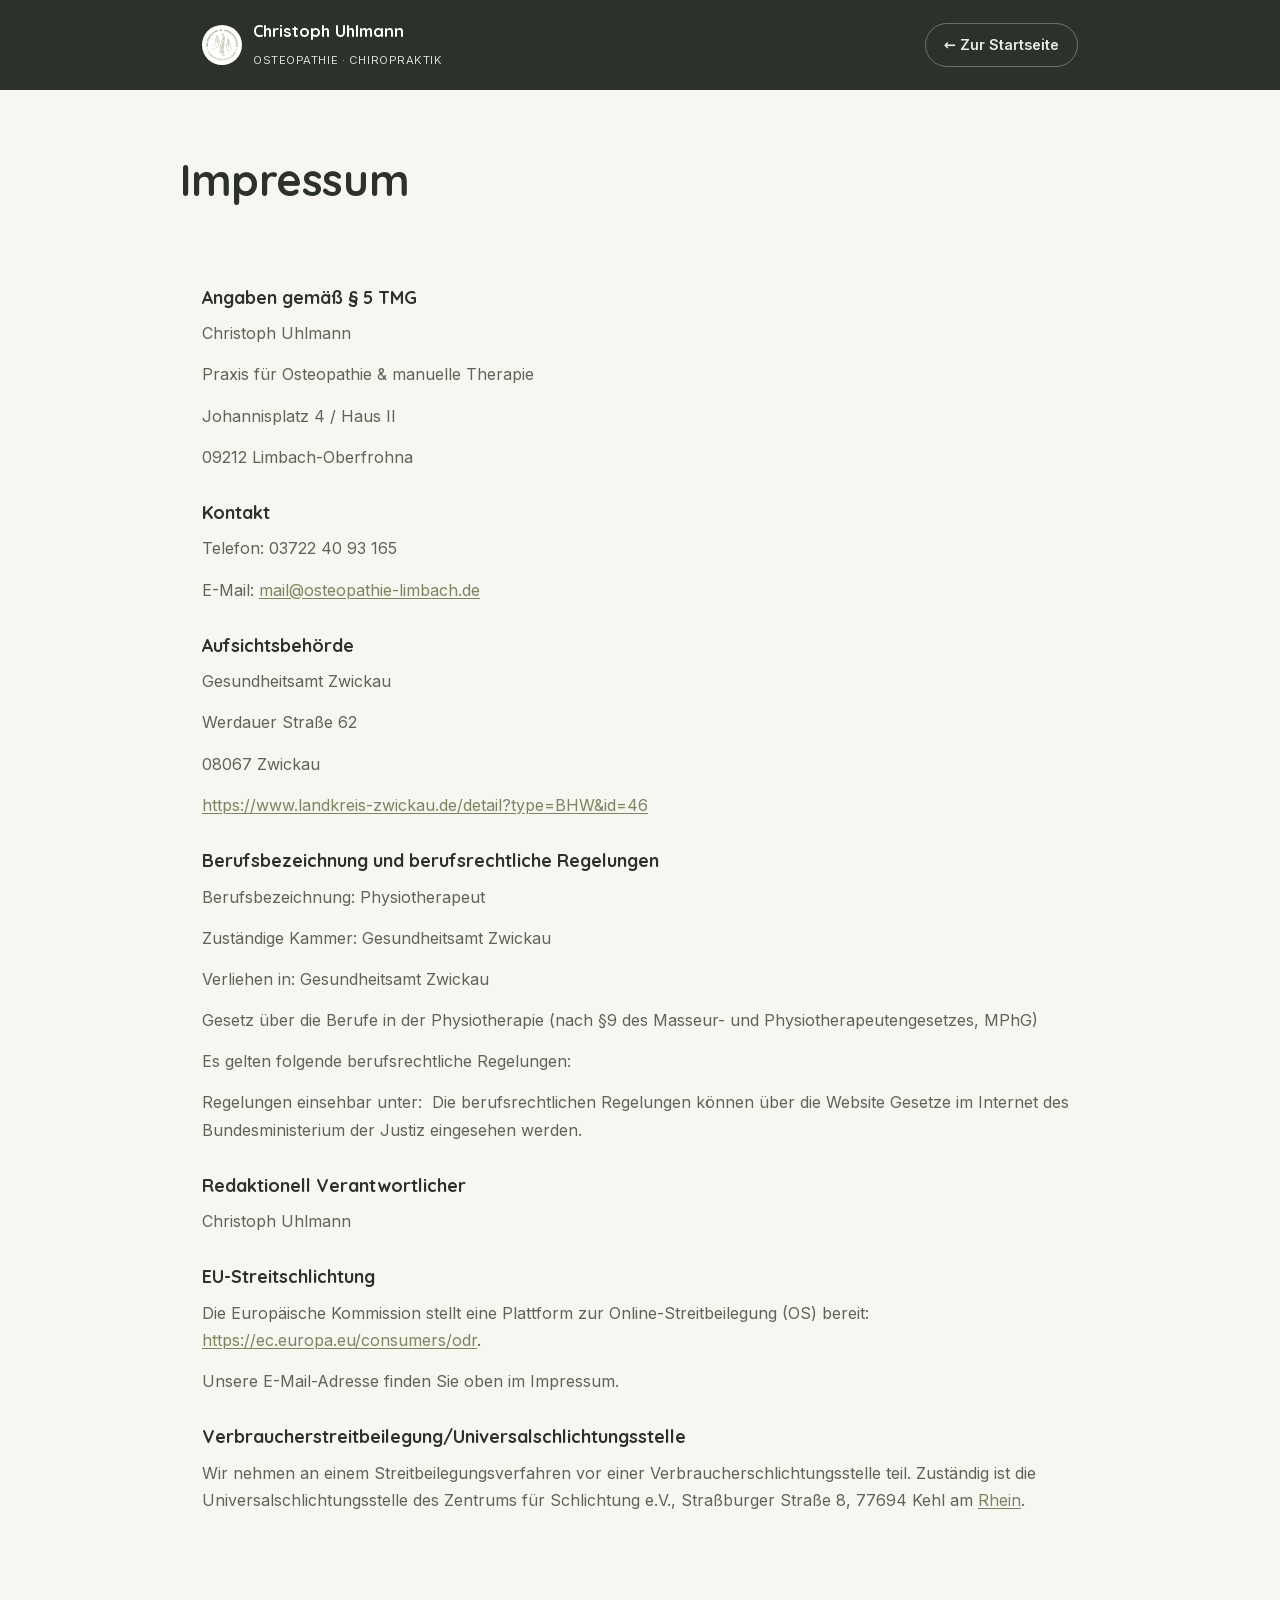
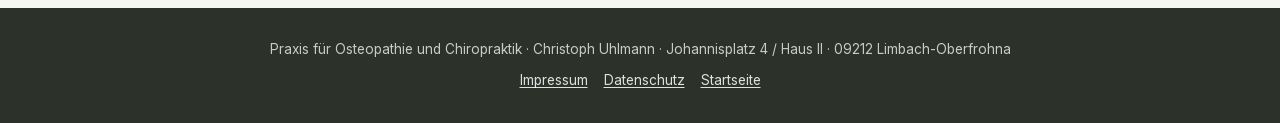
<file: osteopathie-limbach/impressum.html>
<!DOCTYPE html>
<html lang="de">
<head>
<meta charset="UTF-8">
<meta name="viewport" content="width=device-width, initial-scale=1">
<title>Impressum | Praxis für Osteopathie &amp; Chiropraktik Christoph Uhlmann</title>
<meta name="description" content="Impressum der Praxis für Osteopathie und Chiropraktik Christoph Uhlmann, Limbach-Oberfrohna.">
<meta name="robots" content="noindex,follow">
<link rel="canonical" href="https://osteopathie-limbach.de/impressum.html">
<link rel="stylesheet" href="assets/fonts/fonts.css">
<style>
:root{--sage:#999f79;--sage-dk:#7c8460;--sage-soft:#eef0e6;--cream:#f7f6f1;--ink:#2c322a;--soft:#5d6557;--muted:#828a78;--line:rgba(44,50,42,.12);--head:'Quicksand',system-ui,sans-serif;--body:'Inter',system-ui,sans-serif}
*{box-sizing:border-box;margin:0;padding:0}
html{scroll-behavior:smooth}
body{font-family:var(--body);background:var(--cream);color:var(--ink);line-height:1.7;-webkit-font-smoothing:antialiased}
a{color:var(--sage-dk);text-decoration:underline;text-underline-offset:2px;word-break:break-word}
a:hover{color:var(--sage)}
img{display:block;max-width:100%}
.lp-head{background:var(--ink)}
.lp-head .inner{max-width:920px;margin:0 auto;padding:18px 22px;display:flex;align-items:center;justify-content:space-between;gap:16px}
.lp-brand{display:flex;align-items:center;gap:11px;color:#fff;text-decoration:none}
.lp-brand img{width:40px;height:40px;border-radius:50%;background:#fff;padding:4px;object-fit:contain}
.lp-brand .bt{font-family:var(--head);font-weight:700;font-size:1.02rem;line-height:1.1;color:#fff}
.lp-brand .bs{font-size:.7rem;opacity:.82;letter-spacing:.05em;text-transform:uppercase}
.lp-back{color:rgba(255,255,255,.9);font-size:.9rem;font-weight:600;text-decoration:none;border:1px solid rgba(255,255,255,.3);border-radius:999px;padding:9px 18px;white-space:nowrap}
.lp-back:hover{background:rgba(255,255,255,.12);color:#fff}
.lp-hero{padding:54px 22px 18px}
.lp-hero .inner{max-width:920px;margin:0 auto}
.lp-hero h1{font-family:var(--head);font-size:clamp(1.9rem,4vw,2.7rem);letter-spacing:-.01em;color:var(--ink)}
main{max-width:920px;margin:0 auto;padding:20px 22px 80px}
main h2{font-family:var(--head);font-size:1.5rem;margin:40px 0 12px;padding-top:18px;border-top:1px solid var(--line);color:var(--ink)}
main h3{font-family:var(--head);font-size:1.12rem;margin:26px 0 8px;color:var(--ink)}
main p{margin:0 0 14px;color:var(--soft)}
main ul{margin:0 0 16px 22px;color:var(--soft)}
main li{margin:0 0 7px}
.lp-foot{background:var(--ink);color:rgba(255,255,255,.75);padding:30px 22px;text-align:center;font-size:.85rem}
.lp-foot a{color:rgba(255,255,255,.85)}
.lp-foot .fl{display:flex;gap:16px;justify-content:center;margin-top:8px}
@media(max-width:560px){.lp-brand .bs{display:none}.lp-hero{padding:36px 18px 8px}}
</style>
</head>
<body>
<header class="lp-head">
  <div class="inner">
    <a class="lp-brand" href="/">
      <img src="assets/images/logo.png" alt="Logo Christoph Uhlmann">
      <span><span class="bt">Christoph Uhlmann</span><br><span class="bs">Osteopathie · Chiropraktik</span></span>
    </a>
    <a class="lp-back" href="/">← Zur Startseite</a>
  </div>
</header>
<section class="lp-hero"><div class="inner"><h1>Impressum</h1></div></section>
<main>
<h3>Angaben gemäß § 5 TMG</h3>
<p>Christoph Uhlmann</p>
<p>Praxis für Osteopathie &amp; manuelle Therapie</p>
<p>Johannisplatz 4 / Haus II</p>
<p>09212 Limbach-Oberfrohna</p>
<h3>Kontakt</h3>
<p>Telefon: 03722 40 93 165</p>
<p>E-Mail: <a href="mailto:mail@osteopathie-limbach.de">mail@osteopathie-limbach.de</a></p>
<h3>Aufsichtsbehörde</h3>
<p>Gesundheitsamt Zwickau</p>
<p>Werdauer Straße 62</p>
<p>08067 Zwickau</p>
<p><a href="https://www.landkreis-zwickau.de/detail?type=BHW&amp;id=46" target="_blank" rel="noopener">https://www.landkreis-zwickau.de/detail?type=BHW&amp;id=46</a></p>
<h3>Berufsbezeichnung und berufsrechtliche Regelungen</h3>
<p>Berufsbezeichnung: Physiotherapeut</p>
<p>Zuständige Kammer: Gesundheitsamt Zwickau</p>
<p>Verliehen in: Gesundheitsamt Zwickau</p>
<p>Gesetz über die Berufe in der Physiotherapie (nach §9 des Masseur- und Physiotherapeutengesetzes, MPhG)</p>
<p>Es gelten folgende berufsrechtliche Regelungen:</p>
<p>Regelungen einsehbar unter:  Die berufsrechtlichen Regelungen können über die Website Gesetze im Internet des Bundesministerium der Justiz eingesehen werden.</p>
<h3>Redaktionell Verantwortlicher</h3>
<p>Christoph Uhlmann</p>
<h3>EU-Streitschlichtung</h3>
<p>Die Europäische Kommission stellt eine Plattform zur Online-Streitbeilegung (OS) bereit: <a href="https://ec.europa.eu/consumers/odr" target="_blank" rel="noopener">https://ec.europa.eu/consumers/odr</a>.</p>
<p>Unsere E-Mail-Adresse finden Sie oben im Impressum.</p>
<h3>Verbraucherstreitbeilegung/Universalschlichtungsstelle</h3>
<p>Wir nehmen an einem Streitbeilegungsverfahren vor einer Verbraucherschlichtungsstelle teil. Zuständig ist die Universalschlichtungsstelle des Zentrums für Schlichtung e.V., Straßburger Straße 8, 77694 Kehl am <a href="https://www.verbraucher-schlichter.de" target="_blank" rel="noopener">Rhein</a>.</p>
</main>
<footer class="lp-foot">
  <div>Praxis für Osteopathie und Chiropraktik · Christoph Uhlmann · Johannisplatz 4 / Haus II · 09212 Limbach-Oberfrohna</div>
  <div class="fl"><a href="/impressum.html">Impressum</a><a href="/datenschutz.html">Datenschutz</a><a href="/">Startseite</a></div>
</footer>
</body>
</html>
</file>
<file: osteopathie-limbach/assets/fonts/fonts.css>
/* latin-ext */
@font-face {
  font-family: 'Inter';
  font-style: normal;
  font-weight: 400;
  font-display: swap;
  src: url(inter-400-latin-ext.woff2) format('woff2');
  unicode-range: U+0100-02BA, U+02BD-02C5, U+02C7-02CC, U+02CE-02D7, U+02DD-02FF, U+0304, U+0308, U+0329, U+1D00-1DBF, U+1E00-1E9F, U+1EF2-1EFF, U+2020, U+20A0-20AB, U+20AD-20C0, U+2113, U+2C60-2C7F, U+A720-A7FF;
}
/* latin */
@font-face {
  font-family: 'Inter';
  font-style: normal;
  font-weight: 400;
  font-display: swap;
  src: url(inter-400-latin.woff2) format('woff2');
  unicode-range: U+0000-00FF, U+0131, U+0152-0153, U+02BB-02BC, U+02C6, U+02DA, U+02DC, U+0304, U+0308, U+0329, U+2000-206F, U+20AC, U+2122, U+2191, U+2193, U+2212, U+2215, U+FEFF, U+FFFD;
}
/* latin-ext */
@font-face {
  font-family: 'Inter';
  font-style: normal;
  font-weight: 500;
  font-display: swap;
  src: url(inter-500-latin-ext.woff2) format('woff2');
  unicode-range: U+0100-02BA, U+02BD-02C5, U+02C7-02CC, U+02CE-02D7, U+02DD-02FF, U+0304, U+0308, U+0329, U+1D00-1DBF, U+1E00-1E9F, U+1EF2-1EFF, U+2020, U+20A0-20AB, U+20AD-20C0, U+2113, U+2C60-2C7F, U+A720-A7FF;
}
/* latin */
@font-face {
  font-family: 'Inter';
  font-style: normal;
  font-weight: 500;
  font-display: swap;
  src: url(inter-500-latin.woff2) format('woff2');
  unicode-range: U+0000-00FF, U+0131, U+0152-0153, U+02BB-02BC, U+02C6, U+02DA, U+02DC, U+0304, U+0308, U+0329, U+2000-206F, U+20AC, U+2122, U+2191, U+2193, U+2212, U+2215, U+FEFF, U+FFFD;
}
/* latin-ext */
@font-face {
  font-family: 'Inter';
  font-style: normal;
  font-weight: 600;
  font-display: swap;
  src: url(inter-600-latin-ext.woff2) format('woff2');
  unicode-range: U+0100-02BA, U+02BD-02C5, U+02C7-02CC, U+02CE-02D7, U+02DD-02FF, U+0304, U+0308, U+0329, U+1D00-1DBF, U+1E00-1E9F, U+1EF2-1EFF, U+2020, U+20A0-20AB, U+20AD-20C0, U+2113, U+2C60-2C7F, U+A720-A7FF;
}
/* latin */
@font-face {
  font-family: 'Inter';
  font-style: normal;
  font-weight: 600;
  font-display: swap;
  src: url(inter-600-latin.woff2) format('woff2');
  unicode-range: U+0000-00FF, U+0131, U+0152-0153, U+02BB-02BC, U+02C6, U+02DA, U+02DC, U+0304, U+0308, U+0329, U+2000-206F, U+20AC, U+2122, U+2191, U+2193, U+2212, U+2215, U+FEFF, U+FFFD;
}
/* latin-ext */
@font-face {
  font-family: 'Inter';
  font-style: normal;
  font-weight: 700;
  font-display: swap;
  src: url(inter-700-latin-ext.woff2) format('woff2');
  unicode-range: U+0100-02BA, U+02BD-02C5, U+02C7-02CC, U+02CE-02D7, U+02DD-02FF, U+0304, U+0308, U+0329, U+1D00-1DBF, U+1E00-1E9F, U+1EF2-1EFF, U+2020, U+20A0-20AB, U+20AD-20C0, U+2113, U+2C60-2C7F, U+A720-A7FF;
}
/* latin */
@font-face {
  font-family: 'Inter';
  font-style: normal;
  font-weight: 700;
  font-display: swap;
  src: url(inter-700-latin.woff2) format('woff2');
  unicode-range: U+0000-00FF, U+0131, U+0152-0153, U+02BB-02BC, U+02C6, U+02DA, U+02DC, U+0304, U+0308, U+0329, U+2000-206F, U+20AC, U+2122, U+2191, U+2193, U+2212, U+2215, U+FEFF, U+FFFD;
}
/* latin-ext */
@font-face {
  font-family: 'Quicksand';
  font-style: normal;
  font-weight: 500;
  font-display: swap;
  src: url(quicksand-500-latin-ext.woff2) format('woff2');
  unicode-range: U+0100-02BA, U+02BD-02C5, U+02C7-02CC, U+02CE-02D7, U+02DD-02FF, U+0304, U+0308, U+0329, U+1D00-1DBF, U+1E00-1E9F, U+1EF2-1EFF, U+2020, U+20A0-20AB, U+20AD-20C0, U+2113, U+2C60-2C7F, U+A720-A7FF;
}
/* latin */
@font-face {
  font-family: 'Quicksand';
  font-style: normal;
  font-weight: 500;
  font-display: swap;
  src: url(quicksand-500-latin.woff2) format('woff2');
  unicode-range: U+0000-00FF, U+0131, U+0152-0153, U+02BB-02BC, U+02C6, U+02DA, U+02DC, U+0304, U+0308, U+0329, U+2000-206F, U+20AC, U+2122, U+2191, U+2193, U+2212, U+2215, U+FEFF, U+FFFD;
}
/* latin-ext */
@font-face {
  font-family: 'Quicksand';
  font-style: normal;
  font-weight: 600;
  font-display: swap;
  src: url(quicksand-600-latin-ext.woff2) format('woff2');
  unicode-range: U+0100-02BA, U+02BD-02C5, U+02C7-02CC, U+02CE-02D7, U+02DD-02FF, U+0304, U+0308, U+0329, U+1D00-1DBF, U+1E00-1E9F, U+1EF2-1EFF, U+2020, U+20A0-20AB, U+20AD-20C0, U+2113, U+2C60-2C7F, U+A720-A7FF;
}
/* latin */
@font-face {
  font-family: 'Quicksand';
  font-style: normal;
  font-weight: 600;
  font-display: swap;
  src: url(quicksand-600-latin.woff2) format('woff2');
  unicode-range: U+0000-00FF, U+0131, U+0152-0153, U+02BB-02BC, U+02C6, U+02DA, U+02DC, U+0304, U+0308, U+0329, U+2000-206F, U+20AC, U+2122, U+2191, U+2193, U+2212, U+2215, U+FEFF, U+FFFD;
}
/* latin-ext */
@font-face {
  font-family: 'Quicksand';
  font-style: normal;
  font-weight: 700;
  font-display: swap;
  src: url(quicksand-700-latin-ext.woff2) format('woff2');
  unicode-range: U+0100-02BA, U+02BD-02C5, U+02C7-02CC, U+02CE-02D7, U+02DD-02FF, U+0304, U+0308, U+0329, U+1D00-1DBF, U+1E00-1E9F, U+1EF2-1EFF, U+2020, U+20A0-20AB, U+20AD-20C0, U+2113, U+2C60-2C7F, U+A720-A7FF;
}
/* latin */
@font-face {
  font-family: 'Quicksand';
  font-style: normal;
  font-weight: 700;
  font-display: swap;
  src: url(quicksand-700-latin.woff2) format('woff2');
  unicode-range: U+0000-00FF, U+0131, U+0152-0153, U+02BB-02BC, U+02C6, U+02DA, U+02DC, U+0304, U+0308, U+0329, U+2000-206F, U+20AC, U+2122, U+2191, U+2193, U+2212, U+2215, U+FEFF, U+FFFD;
}
/* latin-ext */
@font-face {
  font-family: 'Raleway';
  font-style: normal;
  font-weight: 300;
  font-display: swap;
  src: url(raleway-300-latin-ext.woff2) format('woff2');
  unicode-range: U+0100-02BA, U+02BD-02C5, U+02C7-02CC, U+02CE-02D7, U+02DD-02FF, U+0304, U+0308, U+0329, U+1D00-1DBF, U+1E00-1E9F, U+1EF2-1EFF, U+2020, U+20A0-20AB, U+20AD-20C0, U+2113, U+2C60-2C7F, U+A720-A7FF;
}
/* latin */
@font-face {
  font-family: 'Raleway';
  font-style: normal;
  font-weight: 300;
  font-display: swap;
  src: url(raleway-300-latin.woff2) format('woff2');
  unicode-range: U+0000-00FF, U+0131, U+0152-0153, U+02BB-02BC, U+02C6, U+02DA, U+02DC, U+0304, U+0308, U+0329, U+2000-206F, U+20AC, U+2122, U+2191, U+2193, U+2212, U+2215, U+FEFF, U+FFFD;
}
/* latin-ext */
@font-face {
  font-family: 'Raleway';
  font-style: normal;
  font-weight: 400;
  font-display: swap;
  src: url(raleway-400-latin-ext.woff2) format('woff2');
  unicode-range: U+0100-02BA, U+02BD-02C5, U+02C7-02CC, U+02CE-02D7, U+02DD-02FF, U+0304, U+0308, U+0329, U+1D00-1DBF, U+1E00-1E9F, U+1EF2-1EFF, U+2020, U+20A0-20AB, U+20AD-20C0, U+2113, U+2C60-2C7F, U+A720-A7FF;
}
/* latin */
@font-face {
  font-family: 'Raleway';
  font-style: normal;
  font-weight: 400;
  font-display: swap;
  src: url(raleway-400-latin.woff2) format('woff2');
  unicode-range: U+0000-00FF, U+0131, U+0152-0153, U+02BB-02BC, U+02C6, U+02DA, U+02DC, U+0304, U+0308, U+0329, U+2000-206F, U+20AC, U+2122, U+2191, U+2193, U+2212, U+2215, U+FEFF, U+FFFD;
}
/* latin-ext */
@font-face {
  font-family: 'Raleway';
  font-style: normal;
  font-weight: 500;
  font-display: swap;
  src: url(raleway-500-latin-ext.woff2) format('woff2');
  unicode-range: U+0100-02BA, U+02BD-02C5, U+02C7-02CC, U+02CE-02D7, U+02DD-02FF, U+0304, U+0308, U+0329, U+1D00-1DBF, U+1E00-1E9F, U+1EF2-1EFF, U+2020, U+20A0-20AB, U+20AD-20C0, U+2113, U+2C60-2C7F, U+A720-A7FF;
}
/* latin */
@font-face {
  font-family: 'Raleway';
  font-style: normal;
  font-weight: 500;
  font-display: swap;
  src: url(raleway-500-latin.woff2) format('woff2');
  unicode-range: U+0000-00FF, U+0131, U+0152-0153, U+02BB-02BC, U+02C6, U+02DA, U+02DC, U+0304, U+0308, U+0329, U+2000-206F, U+20AC, U+2122, U+2191, U+2193, U+2212, U+2215, U+FEFF, U+FFFD;
}
/* latin-ext */
@font-face {
  font-family: 'Raleway';
  font-style: normal;
  font-weight: 600;
  font-display: swap;
  src: url(raleway-600-latin-ext.woff2) format('woff2');
  unicode-range: U+0100-02BA, U+02BD-02C5, U+02C7-02CC, U+02CE-02D7, U+02DD-02FF, U+0304, U+0308, U+0329, U+1D00-1DBF, U+1E00-1E9F, U+1EF2-1EFF, U+2020, U+20A0-20AB, U+20AD-20C0, U+2113, U+2C60-2C7F, U+A720-A7FF;
}
/* latin */
@font-face {
  font-family: 'Raleway';
  font-style: normal;
  font-weight: 600;
  font-display: swap;
  src: url(raleway-600-latin.woff2) format('woff2');
  unicode-range: U+0000-00FF, U+0131, U+0152-0153, U+02BB-02BC, U+02C6, U+02DA, U+02DC, U+0304, U+0308, U+0329, U+2000-206F, U+20AC, U+2122, U+2191, U+2193, U+2212, U+2215, U+FEFF, U+FFFD;
}
/* latin-ext */
@font-face {
  font-family: 'Raleway';
  font-style: normal;
  font-weight: 700;
  font-display: swap;
  src: url(raleway-700-latin-ext.woff2) format('woff2');
  unicode-range: U+0100-02BA, U+02BD-02C5, U+02C7-02CC, U+02CE-02D7, U+02DD-02FF, U+0304, U+0308, U+0329, U+1D00-1DBF, U+1E00-1E9F, U+1EF2-1EFF, U+2020, U+20A0-20AB, U+20AD-20C0, U+2113, U+2C60-2C7F, U+A720-A7FF;
}
/* latin */
@font-face {
  font-family: 'Raleway';
  font-style: normal;
  font-weight: 700;
  font-display: swap;
  src: url(raleway-700-latin.woff2) format('woff2');
  unicode-range: U+0000-00FF, U+0131, U+0152-0153, U+02BB-02BC, U+02C6, U+02DA, U+02DC, U+0304, U+0308, U+0329, U+2000-206F, U+20AC, U+2122, U+2191, U+2193, U+2212, U+2215, U+FEFF, U+FFFD;
}
</file>
